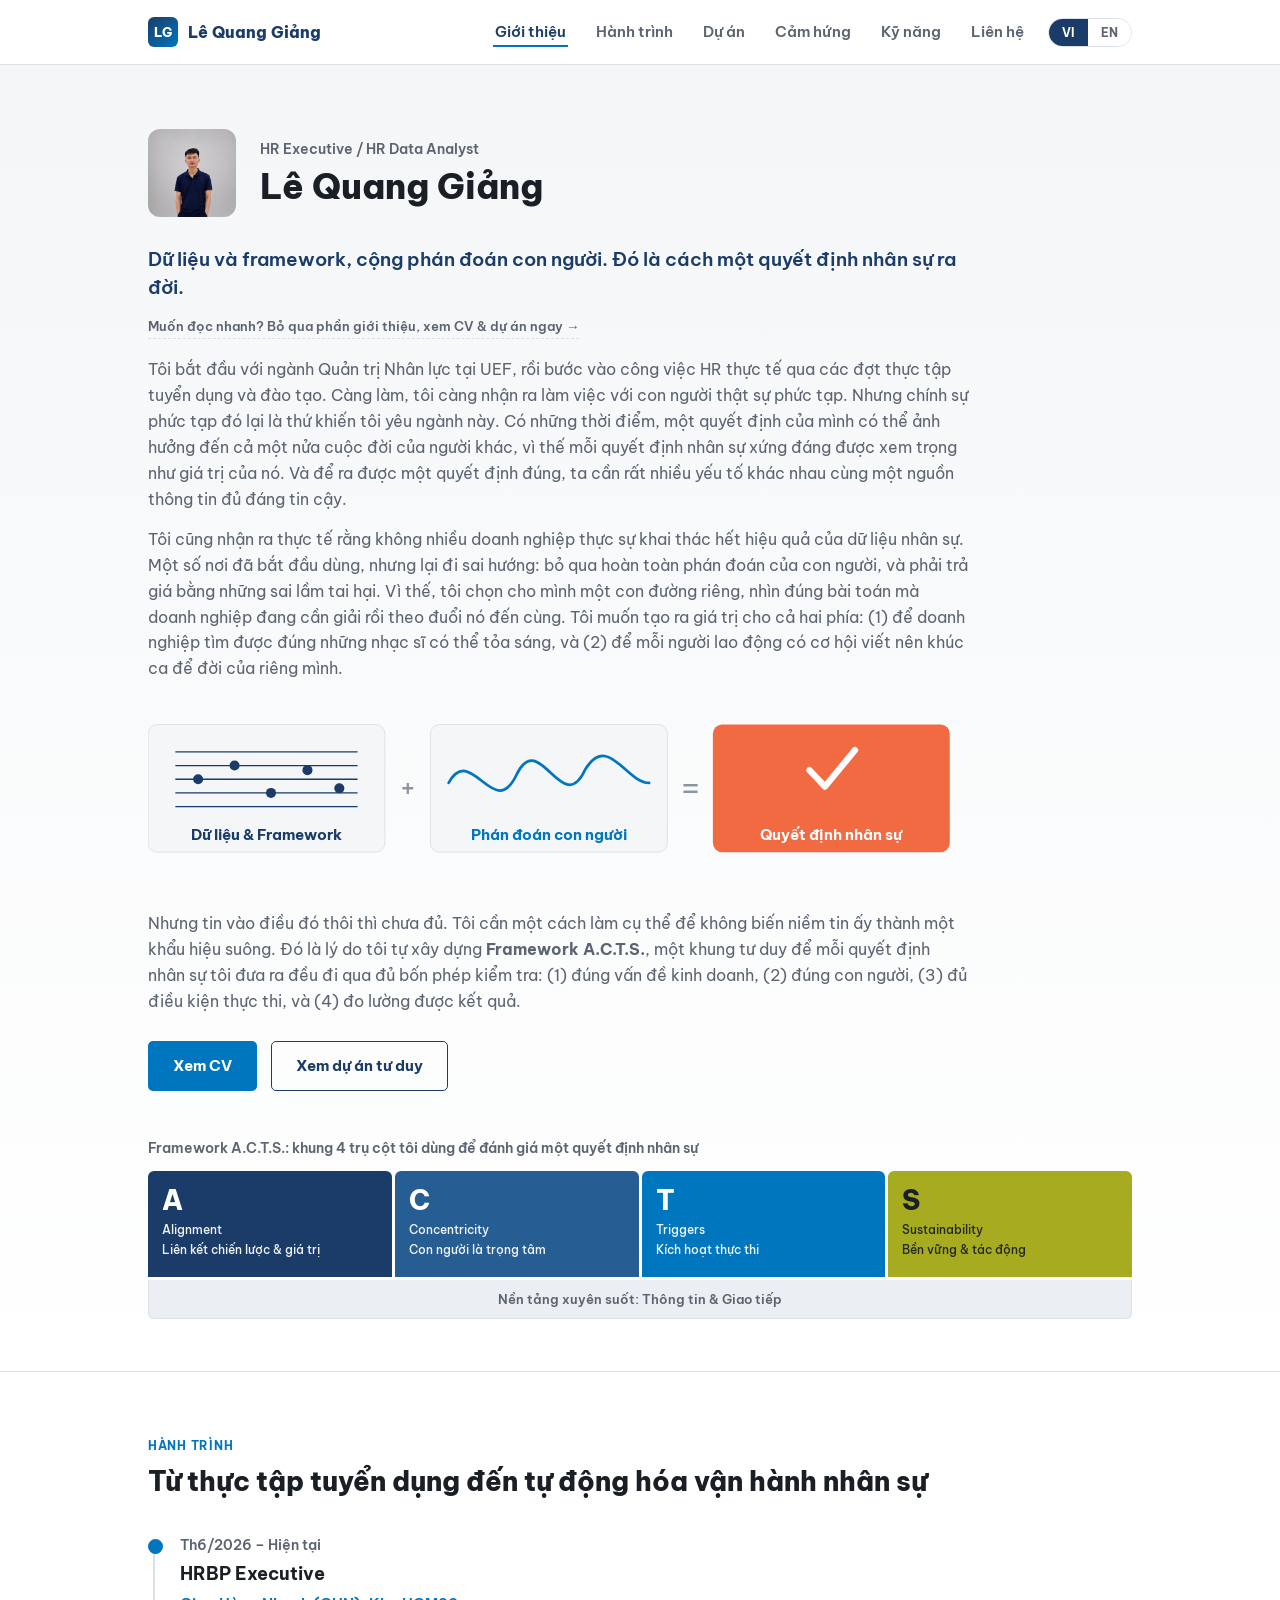
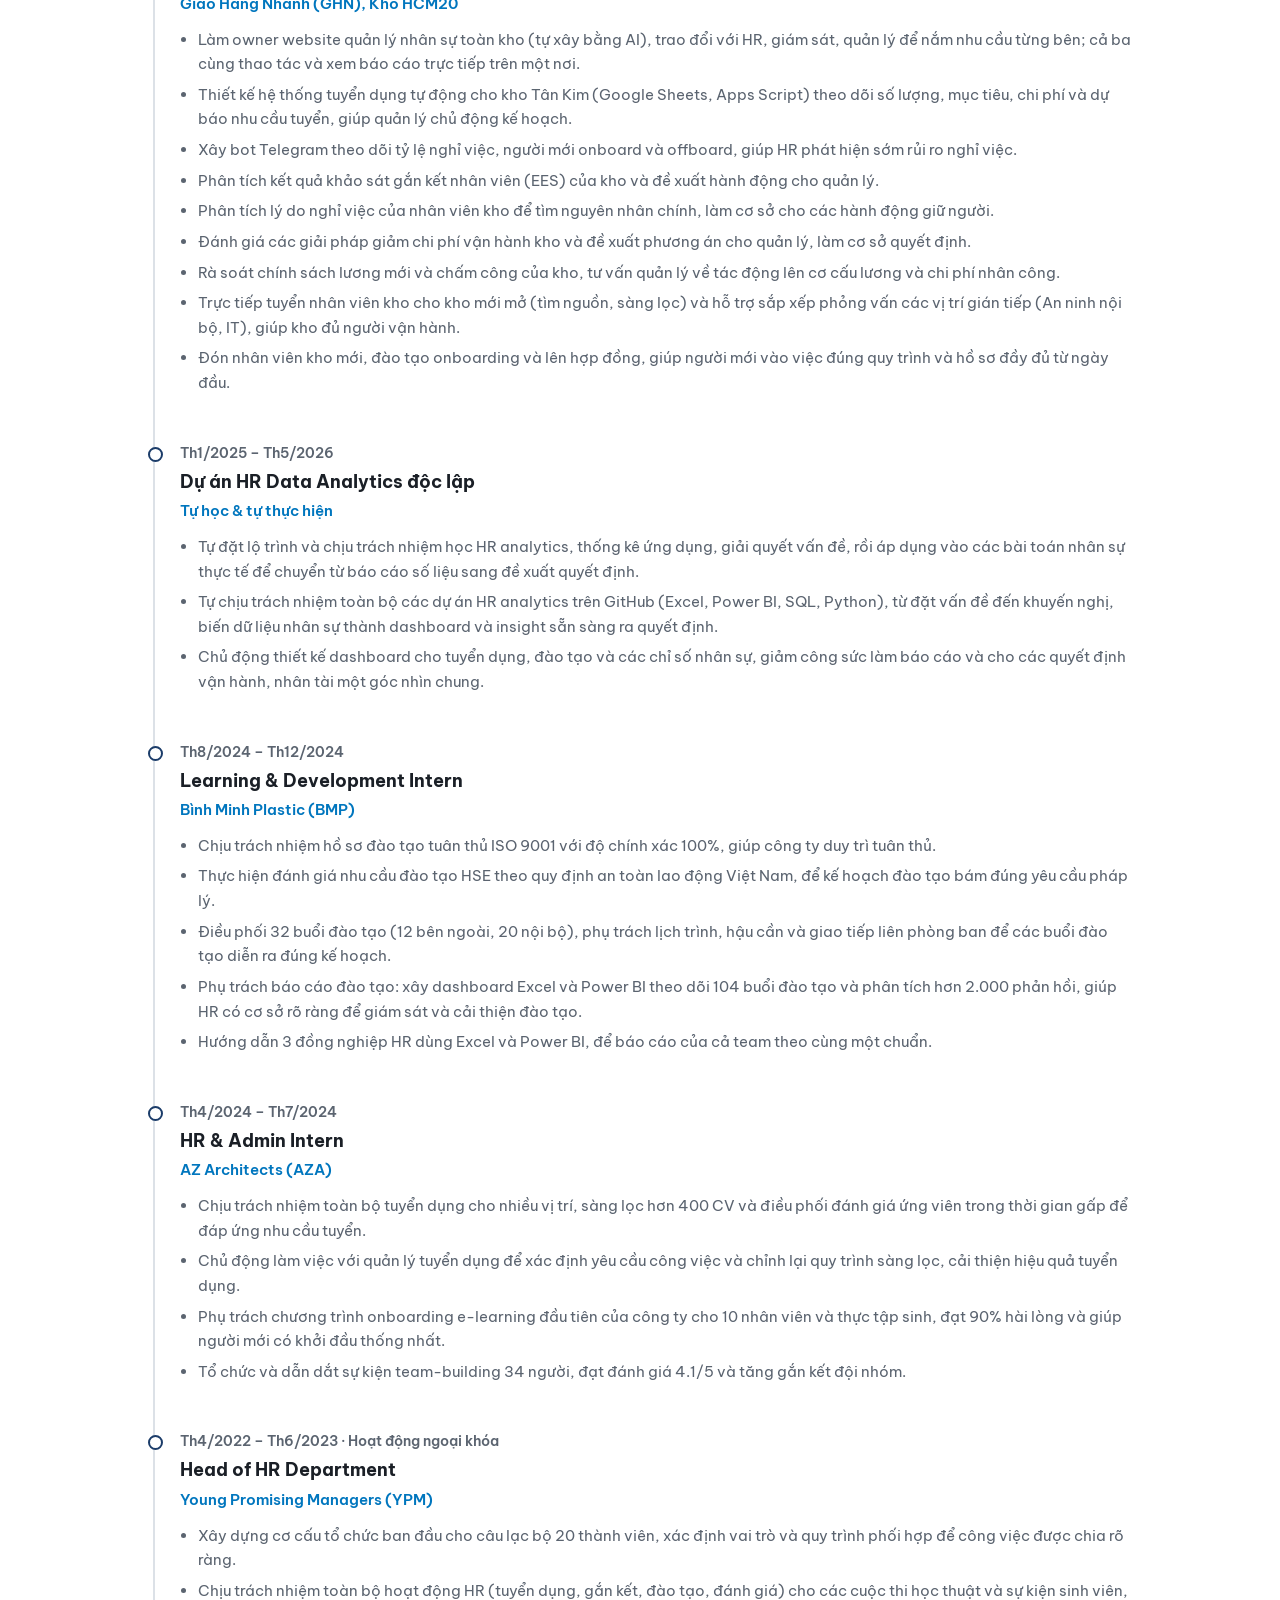
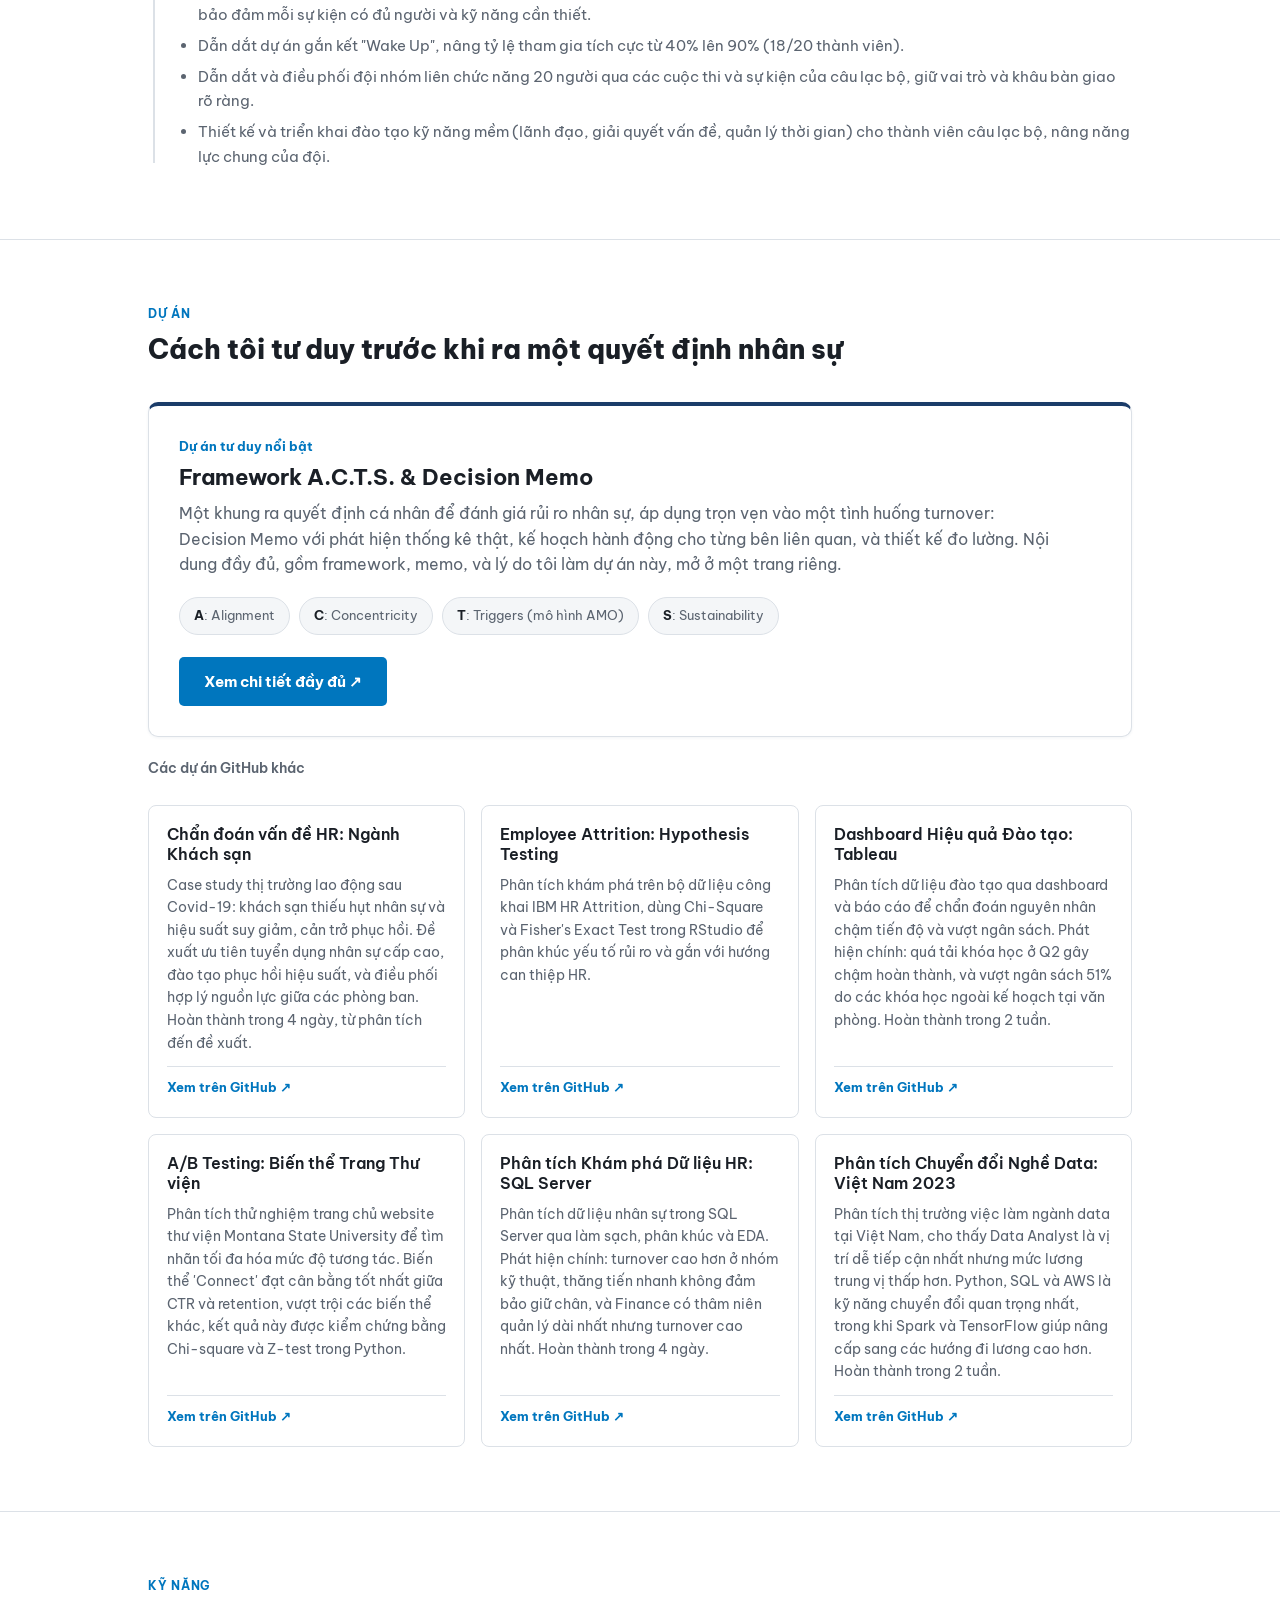
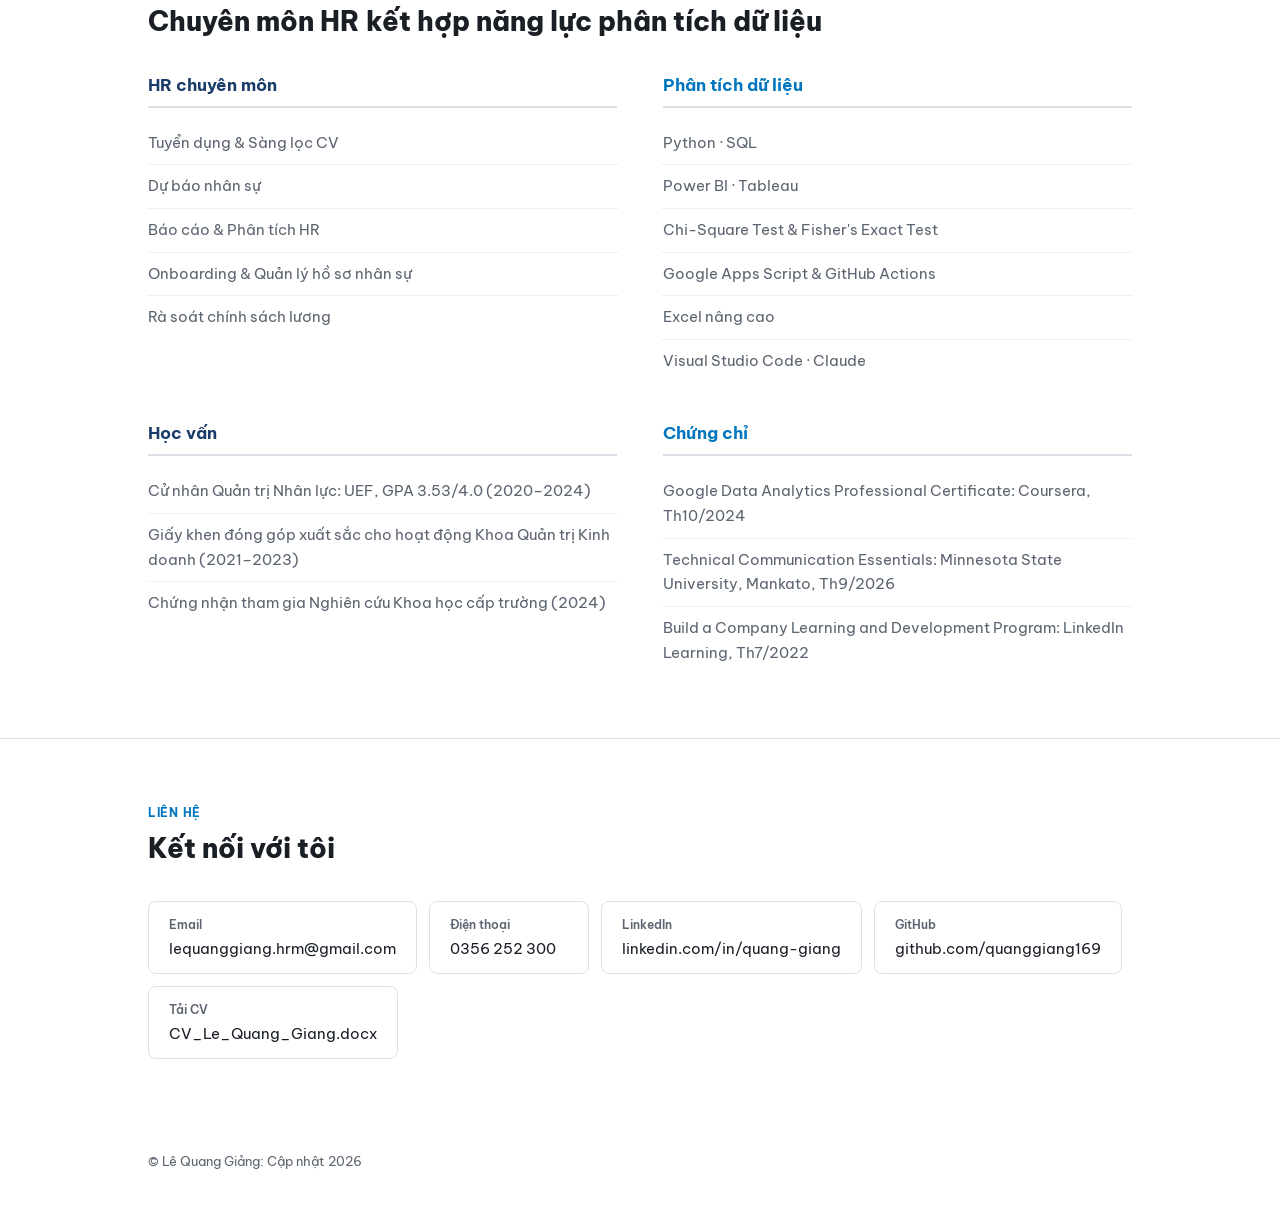
<file: index.html>
<!DOCTYPE html>
<html lang="vi">
<head>
<meta charset="UTF-8">
<meta name="viewport" content="width=device-width, initial-scale=1.0">
<title>Lê Quang Giảng · HR Executive</title>
<link rel="preconnect" href="https://fonts.googleapis.com">
<link rel="preconnect" href="https://fonts.gstatic.com" crossorigin>
<link href="https://fonts.googleapis.com/css2?family=Be+Vietnam+Pro:wght@300;400;500;600;700;800&display=swap" rel="stylesheet">
<link rel="stylesheet" href="styles.css">
</head>
<body>

<header class="site-nav">
  <div class="nav-inner">
    <a href="#home" class="nav-brand">
      <span class="mark">LG</span>
      <span class="name">Lê Quang Giảng</span>
    </a>
    <div class="nav-right">
      <button class="nav-toggle" id="navToggle" aria-label="Menu"><span></span></button>
      <ul class="nav-links" id="navLinks">
        <li><a href="#home" data-nav data-en="Home">Giới thiệu</a></li>
        <li><a href="#journey" data-nav data-en="Experience">Hành trình</a></li>
        <li><a href="#projects" data-nav data-en="Projects">Dự án</a></li>
        <li><a href="inspiration.html" data-en="Inspiration">Cảm hứng</a></li>
        <li><a href="#skills" data-nav data-en="Skills">Kỹ năng</a></li>
        <li><a href="#contact" data-nav data-en="Contact">Liên hệ</a></li>
      </ul>
      <div class="lang-toggle">
        <button class="lang-btn active" data-lang="vi">VI</button>
        <button class="lang-btn" data-lang="en">EN</button>
      </div>
    </div>
  </div>
</header>

<!-- ============ HERO ============ -->
<section class="hero" id="home">
  <div class="wrap">
    <div class="hero-top">
      <div class="avatar"><img src="profile-photo.png" alt="Lê Quang Giảng"></div>
      <div>
        <div class="eyebrow-name" data-en="HR Executive / HR Data Analyst">HR Executive / HR Data Analyst</div>
        <h1 class="hero-name">Lê Quang Giảng</h1>
      </div>
    </div>

    <p class="position-line" data-en="Data and framework, plus human judgment. That's how a people decision gets made.">Dữ liệu và framework, cộng phán đoán con người. Đó là cách một quyết định nhân sự ra đời.</p>

    <a href="#hero-cta" class="skip-link" data-en="Reading quickly? Skip the intro, jump to CV &amp; projects →">Muốn đọc nhanh? Bỏ qua phần giới thiệu, xem CV &amp; dự án ngay →</a>

    <p class="hero-intro" data-en="I started in Human Resources Management at UEF, then stepped into real HR work through recruitment and training internships. The more I worked, the more I realized that working with people is genuinely complex. But that complexity is exactly what made me fall in love with this field. There are moments when a single decision of ours can affect half of someone else&#x27;s life, so every HR decision deserves to be taken as seriously as its value. And to get a decision right, we need many different factors together with a source of information reliable enough to trust.">
      Tôi bắt đầu với ngành Quản trị Nhân lực tại UEF, rồi bước vào công việc HR thực tế qua các đợt thực tập tuyển dụng và đào tạo. Càng làm, tôi càng nhận ra làm việc với con người thật sự phức tạp. Nhưng chính sự phức tạp đó lại là thứ khiến tôi yêu ngành này. Có những thời điểm, một quyết định của mình có thể ảnh hưởng đến cả một nửa cuộc đời của người khác, vì thế mỗi quyết định nhân sự xứng đáng được xem trọng như giá trị của nó. Và để ra được một quyết định đúng, ta cần rất nhiều yếu tố khác nhau cùng một nguồn thông tin đủ đáng tin cậy.
    </p>

    <p class="hero-intro" style="margin-top:14px;" data-en="I also noticed the reality that not many businesses are truly getting the full value out of their HR data. Some have started using it, but head the wrong direction: they ignore human judgment altogether, and pay for it with costly mistakes. So I chose my own path, seeing the real problem businesses need solved and pursuing it all the way. I want to create value for both sides: (1) so a company finds the musicians who can truly shine, and (2) so every employee gets the chance to write their own defining song.">
      Tôi cũng nhận ra thực tế rằng không nhiều doanh nghiệp thực sự khai thác hết hiệu quả của dữ liệu nhân sự. Một số nơi đã bắt đầu dùng, nhưng lại đi sai hướng: bỏ qua hoàn toàn phán đoán của con người, và phải trả giá bằng những sai lầm tai hại. Vì thế, tôi chọn cho mình một con đường riêng, nhìn đúng bài toán mà doanh nghiệp đang cần giải rồi theo đuổi nó đến cùng. Tôi muốn tạo ra giá trị cho cả hai phía: (1) để doanh nghiệp tìm được đúng những nhạc sĩ có thể tỏa sáng, và (2) để mỗi người lao động có cơ hội viết nên khúc ca để đời của riêng mình.
    </p>

    <div class="music-visual">
      <svg viewBox="0 0 900 190" role="img" aria-labelledby="musicVisualTitle" xmlns="http://www.w3.org/2000/svg">
        <title id="musicVisualTitle" data-en="Equation: data and framework, plus human judgment, equals a people decision">Phép cộng: dữ liệu và framework, cộng phán đoán con người, bằng một quyết định nhân sự</title>

        <!-- Node 1: Data & Framework (fixed notes on a staff) -->
        <rect x="0" y="16" width="260" height="140" rx="10" fill="#F4F6F8" stroke="#DCE1E7"/>
        <g stroke="#1B3C69" stroke-width="1.5">
          <line x1="30" y1="46" x2="230" y2="46"/>
          <line x1="30" y1="61" x2="230" y2="61"/>
          <line x1="30" y1="76" x2="230" y2="76"/>
          <line x1="30" y1="91" x2="230" y2="91"/>
          <line x1="30" y1="106" x2="230" y2="106"/>
        </g>
        <g fill="#1B3C69">
          <circle cx="55" cy="76" r="5.5"/>
          <circle cx="95" cy="61" r="5.5"/>
          <circle cx="135" cy="91" r="5.5"/>
          <circle cx="175" cy="66" r="5.5"/>
          <circle cx="210" cy="86" r="5.5"/>
        </g>
        <text x="130" y="143" text-anchor="middle" font-family="Be Vietnam Pro, sans-serif" font-size="17" font-weight="700" fill="#1B3C69" data-en="Data &amp; Framework">Dữ liệu &amp; Framework</text>

        <text x="285" y="97" text-anchor="middle" font-family="Be Vietnam Pro, sans-serif" font-size="32" fill="#8B95A1">+</text>

        <!-- Node 2: Human Judgment (flowing improvised line) -->
        <rect x="310" y="16" width="260" height="140" rx="10" fill="#F4F6F8" stroke="#DCE1E7"/>
        <path d="M 330 80 C 355 35, 380 125, 405 70 C 430 20, 455 120, 480 65 C 505 25, 525 80, 550 80"
              fill="none" stroke="#0076BE" stroke-width="3" stroke-linecap="round"/>
        <text x="440" y="143" text-anchor="middle" font-family="Be Vietnam Pro, sans-serif" font-size="17" font-weight="700" fill="#0076BE" data-en="Human Judgment">Phán đoán con người</text>

        <text x="595" y="97" text-anchor="middle" font-family="Be Vietnam Pro, sans-serif" font-size="32" fill="#8B95A1">=</text>

        <!-- Node 3: the Decision (resolved, highlighted outcome) -->
        <rect x="620" y="16" width="260" height="140" rx="10" fill="#F26A42"/>
        <path d="M 726 66 L 743 84 L 776 44" fill="none" stroke="#FFFFFF" stroke-width="7" stroke-linecap="round" stroke-linejoin="round"/>
        <text x="750" y="143" text-anchor="middle" font-family="Be Vietnam Pro, sans-serif" font-size="17" font-weight="700" fill="#FFFFFF" data-en="A People Decision">Quyết định nhân sự</text>
      </svg>
    </div>

    <div class="music-visual-mobile">
      <div class="mv-card mv-a">
        <svg viewBox="0 0 70 50" class="mv-icon"><g stroke="#1B3C69" stroke-width="1.5"><line x1="6" y1="14" x2="64" y2="14"/><line x1="6" y1="22" x2="64" y2="22"/><line x1="6" y1="30" x2="64" y2="30"/><line x1="6" y1="38" x2="64" y2="38"/></g><g fill="#1B3C69"><circle cx="18" cy="30" r="4"/><circle cx="35" cy="18" r="4"/><circle cx="52" cy="34" r="4"/></g></svg>
        <div class="mv-label" data-en="Data &amp; Framework">Dữ liệu &amp; Framework</div>
      </div>
      <div class="mv-op">+</div>
      <div class="mv-card mv-b">
        <svg viewBox="0 0 70 50" class="mv-icon"><path d="M6,30 C16,10 26,45 36,22 C46,2 56,40 64,25" fill="none" stroke="#0076BE" stroke-width="3" stroke-linecap="round"/></svg>
        <div class="mv-label" data-en="Human Judgment">Phán đoán con người</div>
      </div>
      <div class="mv-op">=</div>
      <div class="mv-card mv-c">
        <svg viewBox="0 0 70 50" class="mv-icon"><path d="M18,26 L30,38 L54,12" fill="none" stroke="#FFFFFF" stroke-width="6" stroke-linecap="round" stroke-linejoin="round"/></svg>
        <div class="mv-label" data-en="A People Decision">Quyết định nhân sự</div>
      </div>
    </div>

    <p class="hero-intro" data-en="But believing that isn't enough on its own. I needed a concrete way to keep that belief from becoming an empty slogan. That's why I built the &lt;strong&gt;A.C.T.S. Framework&lt;/strong&gt; myself, a way of thinking that makes sure every people decision I make passes four checks: (1) the right business problem, (2) the right people, (3) readiness to execute, and (4) a measurable result.">
      Nhưng tin vào điều đó thôi thì chưa đủ. Tôi cần một cách làm cụ thể để không biến niềm tin ấy thành một khẩu hiệu suông. Đó là lý do tôi tự xây dựng <strong>Framework A.C.T.S.</strong>, một khung tư duy để mỗi quyết định nhân sự tôi đưa ra đều đi qua đủ bốn phép kiểm tra: (1) đúng vấn đề kinh doanh, (2) đúng con người, (3) đủ điều kiện thực thi, và (4) đo lường được kết quả.
    </p>

    <div class="hero-ctas" id="hero-cta">
      <a href="CV_Le_Quang_Giang.docx" class="btn btn-primary" data-en="View CV">Xem CV</a>
      <a href="project.html" target="_blank" rel="noopener" class="btn btn-secondary" data-en="View the thinking project">Xem dự án tư duy</a>
    </div>

    <div class="acts-diagram">
      <div class="acts-diagram-label" data-en="Framework A.C.T.S.: the 4 pillars I use to evaluate a people decision">Framework A.C.T.S.: khung 4 trụ cột tôi dùng để đánh giá một quyết định nhân sự</div>
      <div class="acts-row">
        <div class="acts-block a">
          <div class="letter">A</div>
          <div class="word" data-en="Alignment<br>Strategic &amp; value fit">Alignment<br>Liên kết chiến lược &amp; giá trị</div>
        </div>
        <div class="acts-block c">
          <div class="letter">C</div>
          <div class="word" data-en="Concentricity<br>People at the center">Concentricity<br>Con người là trọng tâm</div>
        </div>
        <div class="acts-block t">
          <div class="letter">T</div>
          <div class="word" data-en="Triggers<br>Execution readiness">Triggers<br>Kích hoạt thực thi</div>
        </div>
        <div class="acts-block s">
          <div class="letter">S</div>
          <div class="word" data-en="Sustainability<br>Impact &amp; risk">Sustainability<br>Bền vững &amp; tác động</div>
        </div>
      </div>
      <div class="acts-foundation" data-en="Cross-cutting foundation: Information &amp; Communication">Nền tảng xuyên suốt: Thông tin &amp; Giao tiếp</div>
    </div>
  </div>
</section>

<!-- ============ JOURNEY ============ -->
<section id="journey">
  <div class="wrap">
    <div class="section-head">
      <div class="eyebrow" data-en="Experience">Hành trình</div>
      <h2 data-en="From recruitment internships to automating HR operations">Từ thực tập tuyển dụng đến tự động hóa vận hành nhân sự</h2>
    </div>

    <div class="timeline">
      <div class="tl-item current">
        <div class="tl-time" data-en="Jun 2026 – Present">Th6/2026 – Hiện tại</div>
        <div class="tl-role" data-en="HRBP Executive">HRBP Executive</div>
        <div class="tl-org" data-en="Giao Hàng Nhanh (GHN), HCM20 Warehouse">Giao Hàng Nhanh (GHN), Kho HCM20</div>
        <ul class="tl-bullets">
          <li data-en="Own the warehouse-wide HR management website (built with AI), working with HR, supervisors and managers to understand each group&#x27;s needs; all three operate and read live reports in one place.">Làm owner website quản lý nhân sự toàn kho (tự xây bằng AI), trao đổi với HR, giám sát, quản lý để nắm nhu cầu từng bên; cả ba cùng thao tác và xem báo cáo trực tiếp trên một nơi.</li>
          <li data-en="Designed an automated recruitment system for the new Tân Kim warehouse (Google Sheets, Apps Script) that tracks headcount, targets and hiring cost and forecasts hiring needs, helping managers plan ahead.">Thiết kế hệ thống tuyển dụng tự động cho kho Tân Kim (Google Sheets, Apps Script) theo dõi số lượng, mục tiêu, chi phí và dự báo nhu cầu tuyển, giúp quản lý chủ động kế hoạch.</li>
          <li data-en="Built Telegram bots tracking attrition, new-hire onboarding and offboarding, helping HR spot turnover risk early.">Xây bot Telegram theo dõi tỷ lệ nghỉ việc, người mới onboard và offboard, giúp HR phát hiện sớm rủi ro nghỉ việc.</li>
          <li data-en="Analyzed the warehouse&#x27;s Employee Engagement Survey (EES) results and recommended actions to management.">Phân tích kết quả khảo sát gắn kết nhân viên (EES) của kho và đề xuất hành động cho quản lý.</li>
          <li data-en="Analyzed why warehouse staff resign to identify the main causes and inform retention actions.">Phân tích lý do nghỉ việc của nhân viên kho để tìm nguyên nhân chính, làm cơ sở cho các hành động giữ người.</li>
          <li data-en="Evaluated warehouse cost-reduction options and recommended solutions to management to support their decisions.">Đánh giá các giải pháp giảm chi phí vận hành kho và đề xuất phương án cho quản lý, làm cơ sở quyết định.</li>
          <li data-en="Reviewed the new salary policy and timekeeping, advising management on the impact on pay structure and labor cost.">Rà soát chính sách lương mới và chấm công của kho, tư vấn quản lý về tác động lên cơ cấu lương và chi phí nhân công.</li>
          <li data-en="Recruited warehouse staff directly for the new site (sourcing, screening) and supported interview scheduling for indirect roles (Internal Security, IT), keeping the site staffed.">Trực tiếp tuyển nhân viên kho cho kho mới mở (tìm nguồn, sàng lọc) và hỗ trợ sắp xếp phỏng vấn các vị trí gián tiếp (An ninh nội bộ, IT), giúp kho đủ người vận hành.</li>
          <li data-en="Received new warehouse staff, ran onboarding training and prepared contracts, so they started on the right process with complete paperwork from day one.">Đón nhân viên kho mới, đào tạo onboarding và lên hợp đồng, giúp người mới vào việc đúng quy trình và hồ sơ đầy đủ từ ngày đầu.</li>
        </ul>
      </div>

      <div class="tl-item">
        <div class="tl-time" data-en="Jan 2025 – May 2026">Th1/2025 – Th5/2026</div>
        <div class="tl-role" data-en="Independent HR Data Analytics Projects">Dự án HR Data Analytics độc lập</div>
        <div class="tl-org" data-en="Self-Directed">Tự học &amp; tự thực hiện</div>
        <ul class="tl-bullets">
          <li data-en="Set my own learning plan in HR analytics, business statistics and problem-solving, and applied it to real HR questions, moving from reporting numbers to recommending decisions.">Tự đặt lộ trình và chịu trách nhiệm học HR analytics, thống kê ứng dụng, giải quyết vấn đề, rồi áp dụng vào các bài toán nhân sự thực tế để chuyển từ báo cáo số liệu sang đề xuất quyết định.</li>
          <li data-en="Owned HR analytics projects end to end on GitHub (Excel, Power BI, SQL, Python), from framing the question to recommendation, turning workforce data into decision-ready dashboards and insights.">Tự chịu trách nhiệm toàn bộ các dự án HR analytics trên GitHub (Excel, Power BI, SQL, Python), từ đặt vấn đề đến khuyến nghị, biến dữ liệu nhân sự thành dashboard và insight sẵn sàng ra quyết định.</li>
          <li data-en="Took the lead in designing dashboards for recruitment, training and workforce metrics, reducing reporting effort and giving operational and talent decisions one shared view.">Chủ động thiết kế dashboard cho tuyển dụng, đào tạo và các chỉ số nhân sự, giảm công sức làm báo cáo và cho các quyết định vận hành, nhân tài một góc nhìn chung.</li>
        </ul>
      </div>

      <div class="tl-item">
        <div class="tl-time" data-en="Aug 2024 – Dec 2024">Th8/2024 – Th12/2024</div>
        <div class="tl-role" data-en="Learning &amp; Development Intern">Learning &amp; Development Intern</div>
        <div class="tl-org" data-en="Bình Minh Plastic (BMP)">Bình Minh Plastic (BMP)</div>
        <ul class="tl-bullets">
          <li data-en="Maintained ISO 9001-compliant training records with 100% accuracy, helping the company stay compliant.">Chịu trách nhiệm hồ sơ đào tạo tuân thủ ISO 9001 với độ chính xác 100%, giúp công ty duy trì tuân thủ.</li>
          <li data-en="Conducted an HSE training-needs assessment against Vietnam OSH regulations, so training plans matched legal requirements.">Thực hiện đánh giá nhu cầu đào tạo HSE theo quy định an toàn lao động Việt Nam, để kế hoạch đào tạo bám đúng yêu cầu pháp lý.</li>
          <li data-en="Coordinated 32 training sessions (12 external, 20 internal), owning scheduling, logistics and cross-department communication so sessions ran as planned.">Điều phối 32 buổi đào tạo (12 bên ngoài, 20 nội bộ), phụ trách lịch trình, hậu cần và giao tiếp liên phòng ban để các buổi đào tạo diễn ra đúng kế hoạch.</li>
          <li data-en="Owned training reporting: built Excel and Power BI dashboards tracking 104 training sessions and analyzing 2,000+ feedback entries, giving HR a clear basis to monitor and improve training.">Phụ trách báo cáo đào tạo: xây dashboard Excel và Power BI theo dõi 104 buổi đào tạo và phân tích hơn 2.000 phản hồi, giúp HR có cơ sở rõ ràng để giám sát và cải thiện đào tạo.</li>
          <li data-en="Guided 3 HR teammates in Excel and Power BI, so team reports followed one standard.">Hướng dẫn 3 đồng nghiệp HR dùng Excel và Power BI, để báo cáo của cả team theo cùng một chuẩn.</li>
        </ul>
      </div>

      <div class="tl-item">
        <div class="tl-time" data-en="Apr 2024 – Jul 2024">Th4/2024 – Th7/2024</div>
        <div class="tl-role" data-en="HR &amp; Admin Intern">HR &amp; Admin Intern</div>
        <div class="tl-org" data-en="AZ Architects (AZA)">AZ Architects (AZA)</div>
        <ul class="tl-bullets">
          <li data-en="Owned end-to-end recruitment for multiple roles, screening 400+ CVs and coordinating candidate assessments under tight deadlines to meet hiring needs.">Chịu trách nhiệm toàn bộ tuyển dụng cho nhiều vị trí, sàng lọc hơn 400 CV và điều phối đánh giá ứng viên trong thời gian gấp để đáp ứng nhu cầu tuyển.</li>
          <li data-en="Led requirement-setting with hiring managers and reshaped the screening workflow, improving recruitment efficiency.">Chủ động làm việc với quản lý tuyển dụng để xác định yêu cầu công việc và chỉnh lại quy trình sàng lọc, cải thiện hiệu quả tuyển dụng.</li>
          <li data-en="Owned the company&#x27;s first e-learning onboarding program for 10 employees and interns, reaching 90% satisfaction and giving new joiners a consistent start.">Phụ trách chương trình onboarding e-learning đầu tiên của công ty cho 10 nhân viên và thực tập sinh, đạt 90% hài lòng và giúp người mới có khởi đầu thống nhất.</li>
          <li data-en="Organized and led a 34-participant team-building event, rated 4.1/5 and strengthening team engagement.">Tổ chức và dẫn dắt sự kiện team-building 34 người, đạt đánh giá 4.1/5 và tăng gắn kết đội nhóm.</li>
        </ul>
      </div>

      <div class="tl-item">
        <div class="tl-time" data-en="Apr 2022 – Jun 2023 · Volunteer">Th4/2022 – Th6/2023 · Hoạt động ngoại khóa</div>
        <div class="tl-role" data-en="Head of HR Department">Head of HR Department</div>
        <div class="tl-org" data-en="Young Promising Managers (YPM)">Young Promising Managers (YPM)</div>
        <ul class="tl-bullets">
          <li data-en="Built the initial organizational structure for a 20-member club, defining roles and coordination processes so work was clearly shared.">Xây dựng cơ cấu tổ chức ban đầu cho câu lạc bộ 20 thành viên, xác định vai trò và quy trình phối hợp để công việc được chia rõ ràng.</li>
          <li data-en="Owned HR end to end (recruitment, engagement, training, evaluation) for academic competitions and student events, making sure each event had the people and skills it needed.">Chịu trách nhiệm toàn bộ hoạt động HR (tuyển dụng, gắn kết, đào tạo, đánh giá) cho các cuộc thi học thuật và sự kiện sinh viên, bảo đảm mỗi sự kiện có đủ người và kỹ năng cần thiết.</li>
          <li data-en="Led the &quot;Wake Up&quot; engagement project, lifting active participation from 40% to 90% (18/20 members).">Dẫn dắt dự án gắn kết "Wake Up", nâng tỷ lệ tham gia tích cực từ 40% lên 90% (18/20 thành viên).</li>
          <li data-en="Led and coordinated a 20-member cross-functional team across the club&#x27;s competitions and events, keeping roles and handoffs clear.">Dẫn dắt và điều phối đội nhóm liên chức năng 20 người qua các cuộc thi và sự kiện của câu lạc bộ, giữ vai trò và khâu bàn giao rõ ràng.</li>
          <li data-en="Designed and delivered soft-skill training (leadership, problem-solving, time management) for club members, raising the team&#x27;s overall capability.">Thiết kế và triển khai đào tạo kỹ năng mềm (lãnh đạo, giải quyết vấn đề, quản lý thời gian) cho thành viên câu lạc bộ, nâng năng lực chung của đội.</li>
        </ul>
      </div>
    </div>
  </div>
</section>

<!-- ============ PROJECTS ============ -->
<section id="projects">
  <div class="wrap">
    <div class="section-head">
      <div class="eyebrow" data-en="Projects">Dự án</div>
      <h2 data-en="How I think before making a people decision">Cách tôi tư duy trước khi ra một quyết định nhân sự</h2>
    </div>

    <div class="feature-card acts">
      <div class="feature-eyebrow" data-en="Featured thinking project">Dự án tư duy nổi bật</div>
      <h3 data-en="Framework A.C.T.S. &amp; Decision Memo">Framework A.C.T.S. &amp; Decision Memo</h3>
      <p class="feature-desc" data-en="A personal decision-making framework for evaluating HR risk, applied end to end to a turnover case: a Decision Memo with real statistical findings, a stakeholder-facing action plan, and measurement design. The full write-up, covering the framework, the memo, and why I built this, opens on a dedicated page.">
        Một khung ra quyết định cá nhân để đánh giá rủi ro nhân sự, áp dụng trọn vẹn vào một tình huống turnover: Decision Memo với phát hiện thống kê thật, kế hoạch hành động cho từng bên liên quan, và thiết kế đo lường. Nội dung đầy đủ, gồm framework, memo, và lý do tôi làm dự án này, mở ở một trang riêng.
      </p>
      <div class="chip-row">
        <div class="chip"><strong>A</strong>: <span data-en="Alignment">Alignment</span></div>
        <div class="chip"><strong>C</strong>: <span data-en="Concentricity">Concentricity</span></div>
        <div class="chip"><strong>T</strong>: <span data-en="Triggers (AMO model)">Triggers (mô hình AMO)</span></div>
        <div class="chip"><strong>S</strong>: <span data-en="Sustainability">Sustainability</span></div>
      </div>
      <div class="card-btns">
        <a href="project.html" target="_blank" rel="noopener" class="btn btn-primary" data-en="Open full detail ↗">Xem chi tiết đầy đủ ↗</a>
      </div>
    </div>

    <div class="gh-grid-label" data-en="Other GitHub projects">Các dự án GitHub khác</div>
    <div class="gh-grid">
      <div class="gh-card">
        <h4 data-en="HR Problem Diagnosis: Hospitality Industry">Chẩn đoán vấn đề HR: Ngành Khách sạn</h4>
        <p data-en="A post-COVID hospitality labor market case study: staff shortages and falling performance blocking recovery. Proposed prioritizing senior hires, performance-recovery training, and better cross-department resourcing. Completed in 4 days, analysis to proposal.">Case study thị trường lao động sau Covid-19: khách sạn thiếu hụt nhân sự và hiệu suất suy giảm, cản trở phục hồi. Đề xuất ưu tiên tuyển dụng nhân sự cấp cao, đào tạo phục hồi hiệu suất, và điều phối hợp lý nguồn lực giữa các phòng ban. Hoàn thành trong 4 ngày, từ phân tích đến đề xuất.</p>
        <a href="https://github.com/quanggiang169/Problem-Diagnosis-of-HR-Challenges-in-the-Hospitality-Industry" class="gh-link" target="_blank" rel="noopener" data-en="View on GitHub ↗">Xem trên GitHub ↗</a>
      </div>
      <div class="gh-card">
        <h4 data-en="Employee Attrition: Hypothesis Testing">Employee Attrition: Hypothesis Testing</h4>
        <p data-en="Exploratory analysis on the public IBM HR Attrition dataset using Chi-Square and Fisher's Exact Test in RStudio to segment risk drivers and map them to HR interventions.">Phân tích khám phá trên bộ dữ liệu công khai IBM HR Attrition, dùng Chi-Square và Fisher's Exact Test trong RStudio để phân khúc yếu tố rủi ro và gắn với hướng can thiệp HR.</p>
        <a href="https://github.com/quanggiang169/Hypothesis-Testing-on-Employee-Attrition-Factors-using-RStudio" class="gh-link" target="_blank" rel="noopener" data-en="View on GitHub ↗">Xem trên GitHub ↗</a>
      </div>
      <div class="gh-card">
        <h4 data-en="Training Performance Dashboard: Tableau">Dashboard Hiệu quả Đào tạo: Tableau</h4>
        <p data-en="Analyzed training data through dashboards and reports to diagnose delays and budget overruns. Key findings: a Q2 course overload causing completion delays, and a 51% cost overrun driven by unplanned office courses. Completed in 2 weeks.">Phân tích dữ liệu đào tạo qua dashboard và báo cáo để chẩn đoán nguyên nhân chậm tiến độ và vượt ngân sách. Phát hiện chính: quá tải khóa học ở Q2 gây chậm hoàn thành, và vượt ngân sách 51% do các khóa học ngoài kế hoạch tại văn phòng. Hoàn thành trong 2 tuần.</p>
        <a href="https://github.com/quanggiang169/Training-Performance-Dashboard-Identifying-Gaps-Improvements-using-Tableau" class="gh-link" target="_blank" rel="noopener" data-en="View on GitHub ↗">Xem trên GitHub ↗</a>
      </div>
      <div class="gh-card">
        <h4 data-en="A/B Testing: Library Webpage Variants">A/B Testing: Biến thể Trang Thư viện</h4>
        <p data-en="Analyzed Montana State University Library website experiments to find which homepage label maximized engagement. 'Connect' achieved the best balance between CTR and retention, outperforming other variants, a result validated with Chi-square and Z-tests in Python.">Phân tích thử nghiệm trang chủ website thư viện Montana State University để tìm nhãn tối đa hóa mức độ tương tác. Biến thể 'Connect' đạt cân bằng tốt nhất giữa CTR và retention, vượt trội các biến thể khác, kết quả này được kiểm chứng bằng Chi-square và Z-test trong Python.</p>
        <a href="https://github.com/quanggiang169/A-B-Testing-on-Library-Webpage-Variants-using-Python" class="gh-link" target="_blank" rel="noopener" data-en="View on GitHub ↗">Xem trên GitHub ↗</a>
      </div>
      <div class="gh-card">
        <h4 data-en="Exploratory HR Data Analysis: SQL Server">Phân tích Khám phá Dữ liệu HR: SQL Server</h4>
        <p data-en="Analyzed HR data in SQL Server through cleaning, segmentation, and EDA. Key findings: higher turnover in technical roles, faster promotions don't guarantee retention, and Finance has the longest manager tenure yet the highest turnover. Completed in 4 days.">Phân tích dữ liệu nhân sự trong SQL Server qua làm sạch, phân khúc và EDA. Phát hiện chính: turnover cao hơn ở nhóm kỹ thuật, thăng tiến nhanh không đảm bảo giữ chân, và Finance có thâm niên quản lý dài nhất nhưng turnover cao nhất. Hoàn thành trong 4 ngày.</p>
        <a href="https://github.com/quanggiang169/Exploratory-Analysis-of-HR-Data-using-SQL-Server" class="gh-link" target="_blank" rel="noopener" data-en="View on GitHub ↗">Xem trên GitHub ↗</a>
      </div>
      <div class="gh-card">
        <h4 data-en="Data Career Transition Analysis: Vietnam 2023">Phân tích Chuyển đổi Nghề Data: Việt Nam 2023</h4>
        <p data-en="Vietnam data job market analysis highlighting Data Analyst as the most accessible entry role, though with lower median pay. Python, SQL, and AWS emerged as key transferable skills, while tools like Spark and TensorFlow enable moving into higher-paying paths. Completed in 2 weeks.">Phân tích thị trường việc làm ngành data tại Việt Nam, cho thấy Data Analyst là vị trí dễ tiếp cận nhất nhưng mức lương trung vị thấp hơn. Python, SQL và AWS là kỹ năng chuyển đổi quan trọng nhất, trong khi Spark và TensorFlow giúp nâng cấp sang các hướng đi lương cao hơn. Hoàn thành trong 2 tuần.</p>
        <a href="https://github.com/quanggiang169/Data-Career-Transition-Preparation-Analysis-in-Vietnam-2023-using-Python" class="gh-link" target="_blank" rel="noopener" data-en="View on GitHub ↗">Xem trên GitHub ↗</a>
      </div>
    </div>
  </div>
</section>

<!-- ============ SKILLS ============ -->
<section id="skills">
  <div class="wrap">
    <div class="section-head">
      <div class="eyebrow" data-en="Skills">Kỹ năng</div>
      <h2 data-en="HR expertise paired with data analytics">Chuyên môn HR kết hợp năng lực phân tích dữ liệu</h2>
    </div>

    <div class="skills-grid">
      <div class="skills-col hr">
        <h3 data-en="HR expertise">HR chuyên môn</h3>
        <ul class="skills-list">
          <li data-en="Recruitment &amp; CV Screening">Tuyển dụng &amp; Sàng lọc CV</li>
          <li data-en="Workforce Forecasting">Dự báo nhân sự</li>
          <li data-en="HR Reporting &amp; Analytics">Báo cáo &amp; Phân tích HR</li>
          <li data-en="Onboarding &amp; Records Management">Onboarding &amp; Quản lý hồ sơ nhân sự</li>
          <li data-en="Compensation Review">Rà soát chính sách lương</li>
        </ul>
      </div>
      <div class="skills-col data">
        <h3 data-en="Data analytics">Phân tích dữ liệu</h3>
        <ul class="skills-list">
          <li>Python · SQL</li>
          <li>Power BI · Tableau</li>
          <li>Chi-Square Test &amp; Fisher's Exact Test</li>
          <li data-en="Google Apps Script &amp; GitHub Actions">Google Apps Script &amp; GitHub Actions</li>
          <li data-en="Advanced Excel">Excel nâng cao</li>
          <li>Visual Studio Code · Claude</li>
        </ul>
      </div>
    </div>

    <div class="skills-grid" style="margin-top:40px;">
      <div class="skills-col hr">
        <h3 data-en="Education">Học vấn</h3>
        <ul class="skills-list">
          <li data-en="B.A. in Human Resources Management: UEF, GPA 3.53/4.0 (2020–2024)">Cử nhân Quản trị Nhân lực: UEF, GPA 3.53/4.0 (2020–2024)</li>
          <li data-en="Certificate of Outstanding Contribution to Faculty of Business Administration activities (2021–2023)">Giấy khen đóng góp xuất sắc cho hoạt động Khoa Quản trị Kinh doanh (2021–2023)</li>
          <li data-en="Certificate of Participation in University-level Scientific Research (2024)">Chứng nhận tham gia Nghiên cứu Khoa học cấp trường (2024)</li>
        </ul>
      </div>
      <div class="skills-col data">
        <h3 data-en="Certifications">Chứng chỉ</h3>
        <ul class="skills-list">
          <li data-en="Google Data Analytics Professional Certificate: Coursera, Oct 2024">Google Data Analytics Professional Certificate: Coursera, Th10/2024</li>
          <li data-en="Technical Communication Essentials: Minnesota State University, Mankato, Sep 2026">Technical Communication Essentials: Minnesota State University, Mankato, Th9/2026</li>
          <li data-en="Build a Company Learning and Development Program: LinkedIn Learning, Jul 2022">Build a Company Learning and Development Program: LinkedIn Learning, Th7/2022</li>
        </ul>
      </div>
    </div>
  </div>
</section>

<!-- ============ CONTACT ============ -->
<section id="contact">
  <div class="wrap">
    <div class="section-head">
      <div class="eyebrow" data-en="Contact">Liên hệ</div>
      <h2 data-en="Let's connect">Kết nối với tôi</h2>
    </div>

    <div class="contact-row">
      <a href="mailto:lequanggiang.hrm@gmail.com" class="contact-item">
        <span class="label" data-en="Email">Email</span>
        lequanggiang.hrm@gmail.com
      </a>
      <a href="tel:+84356252300" class="contact-item">
        <span class="label" data-en="Phone">Điện thoại</span>
        0356 252 300
      </a>
      <a href="https://www.linkedin.com/in/quang-giang/" class="contact-item" target="_blank" rel="noopener">
        <span class="label">LinkedIn</span>
        linkedin.com/in/quang-giang
      </a>
      <a href="https://github.com/quanggiang169" class="contact-item" target="_blank" rel="noopener">
        <span class="label">GitHub</span>
        github.com/quanggiang169
      </a>
      <a href="CV_Le_Quang_Giang.docx" class="contact-item">
        <span class="label" data-en="Download CV">Tải CV</span>
        <span data-en="CV_Le_Quang_Giang.docx">CV_Le_Quang_Giang.docx</span>
      </a>
    </div>
  </div>
</section>

<footer class="site-footer">
  <div class="wrap">
    <span data-en="© Lê Quang Giảng: Updated 2026">© Lê Quang Giảng: Cập nhật 2026</span>
  </div>
</footer>

<script src="main.js"></script>
</body>
</html>
</file>
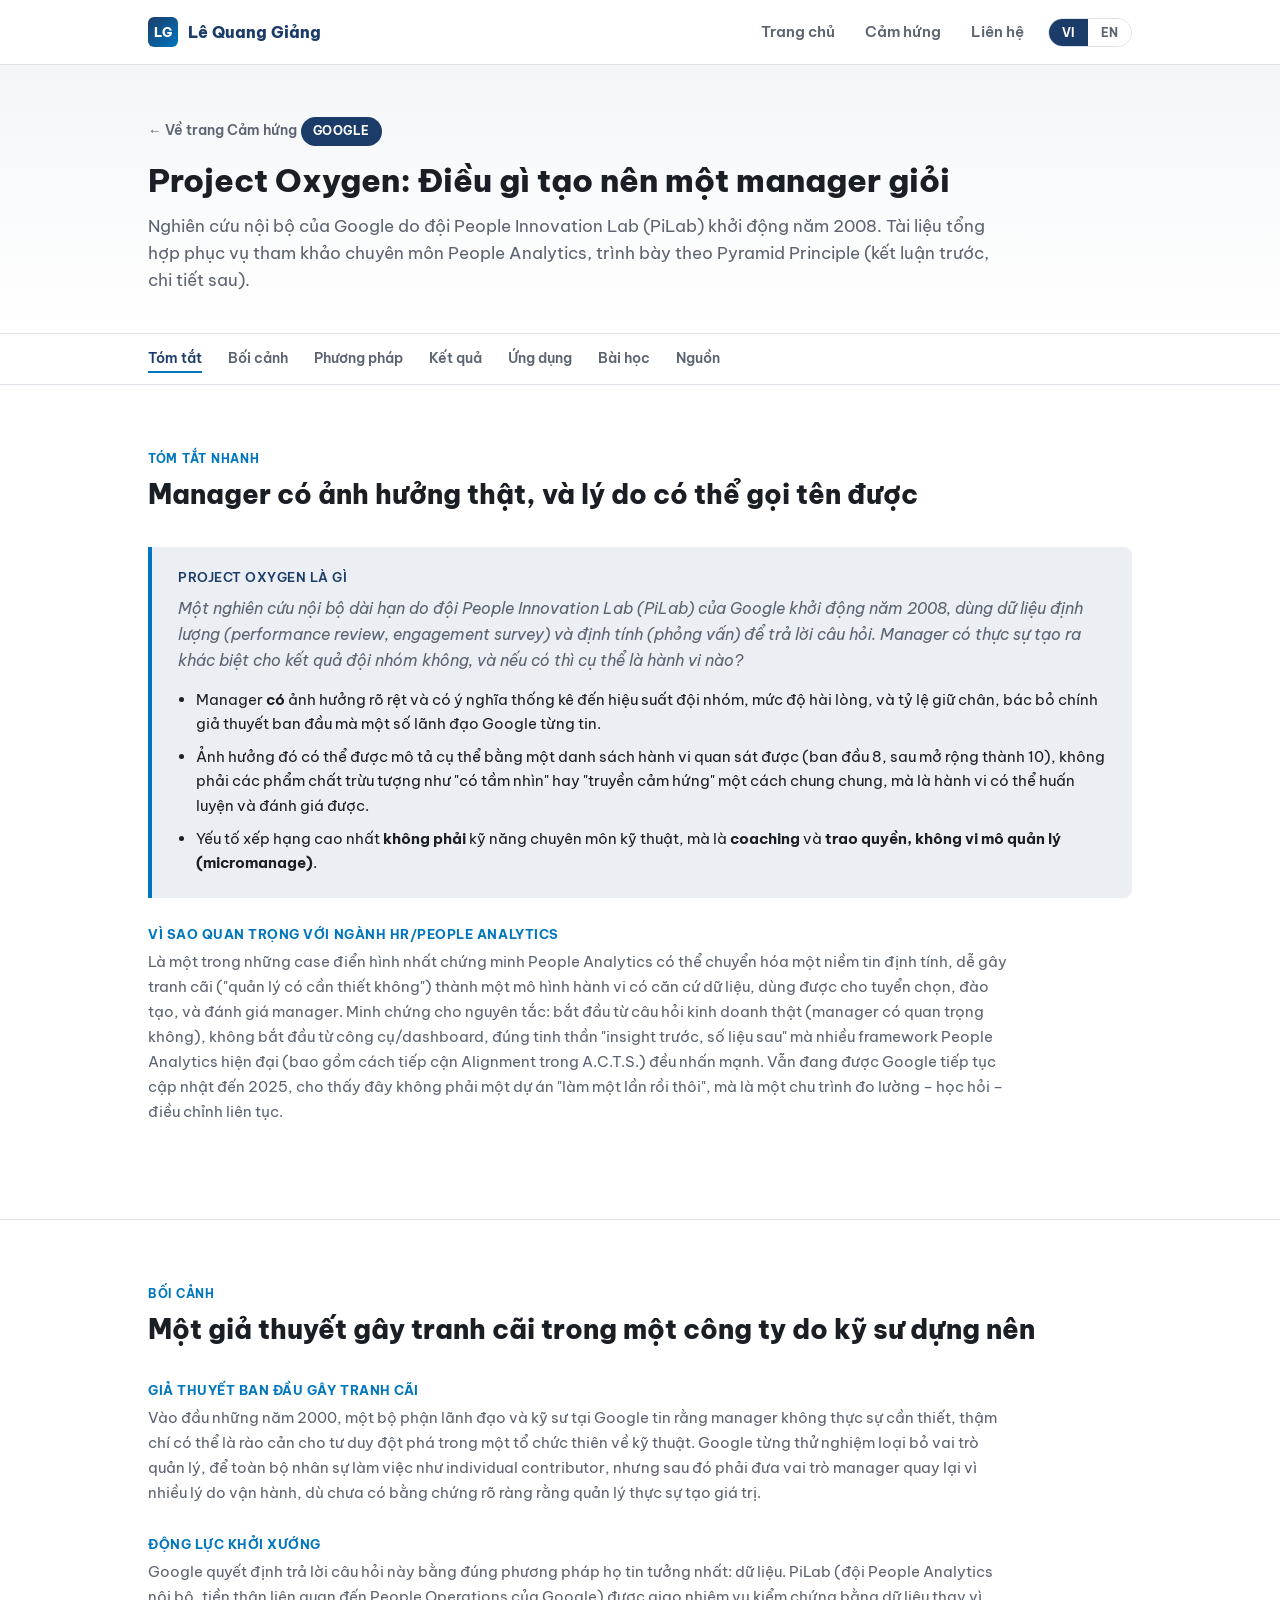
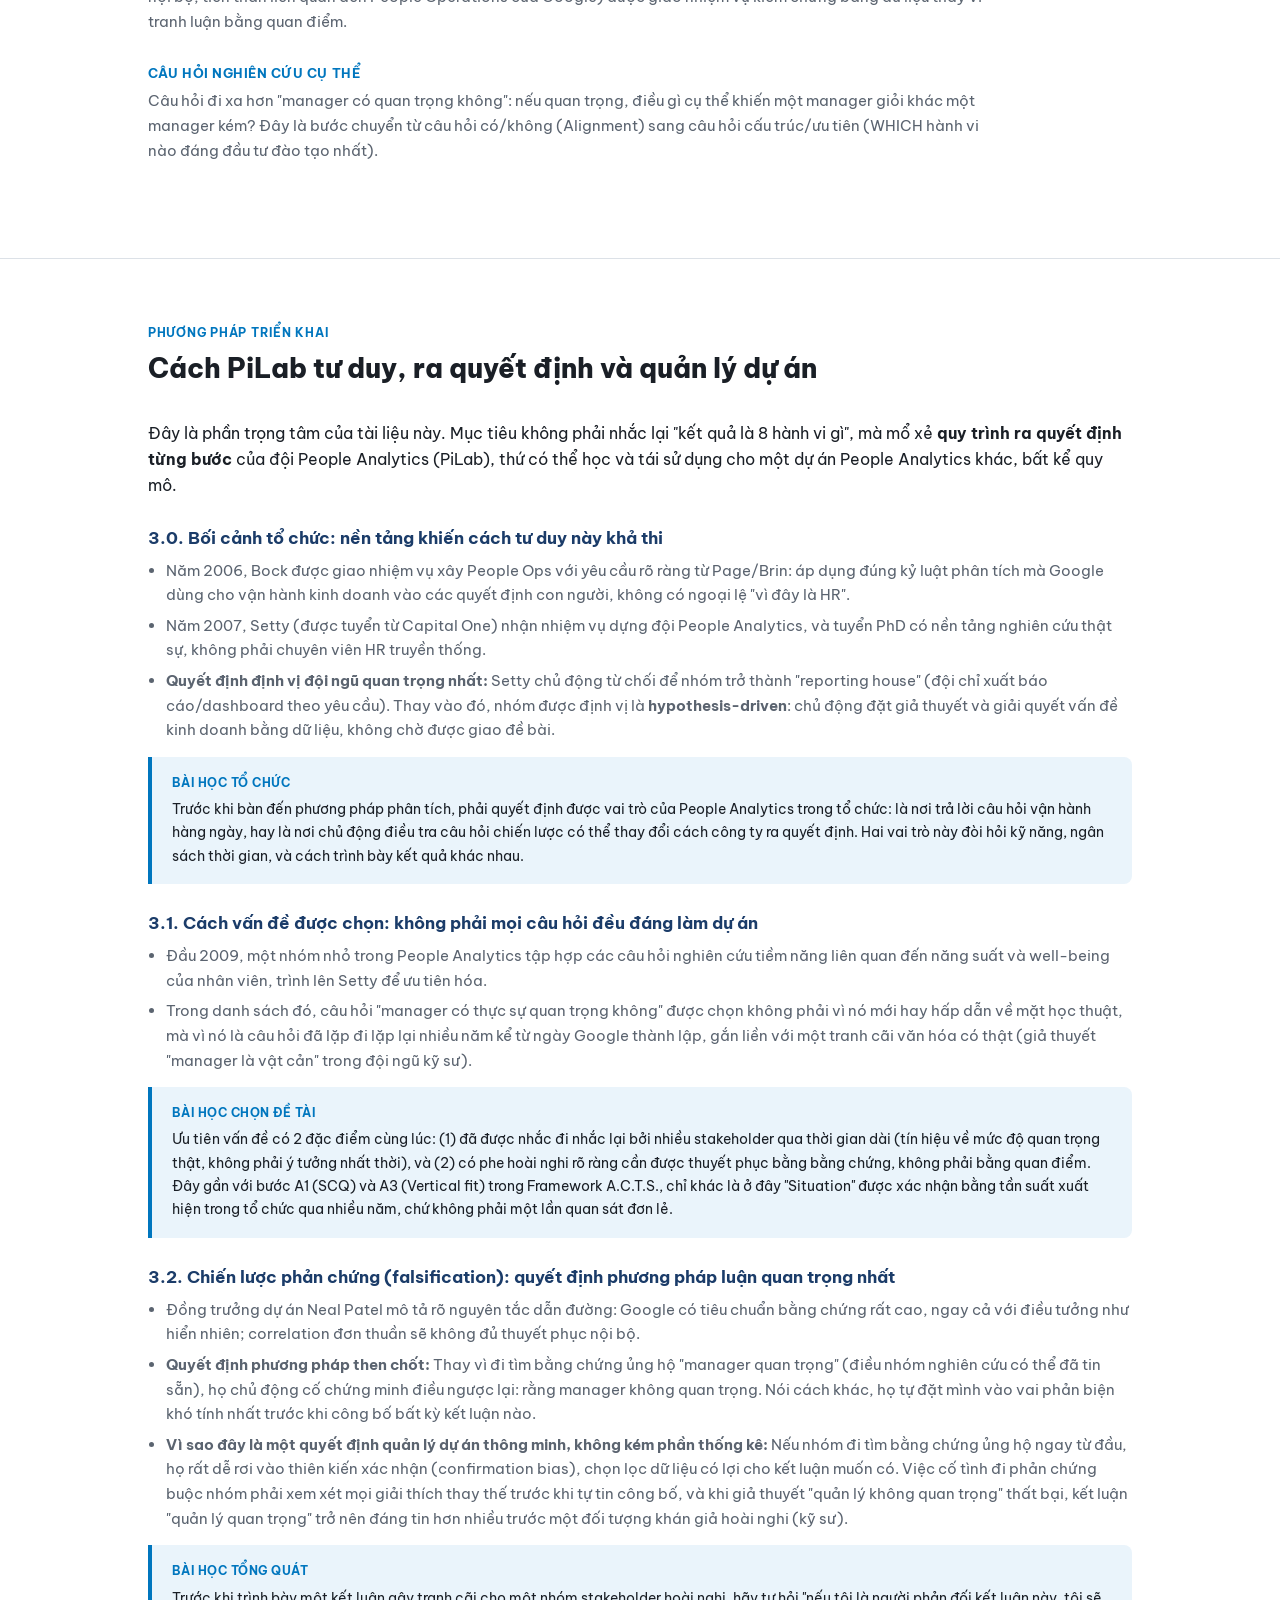
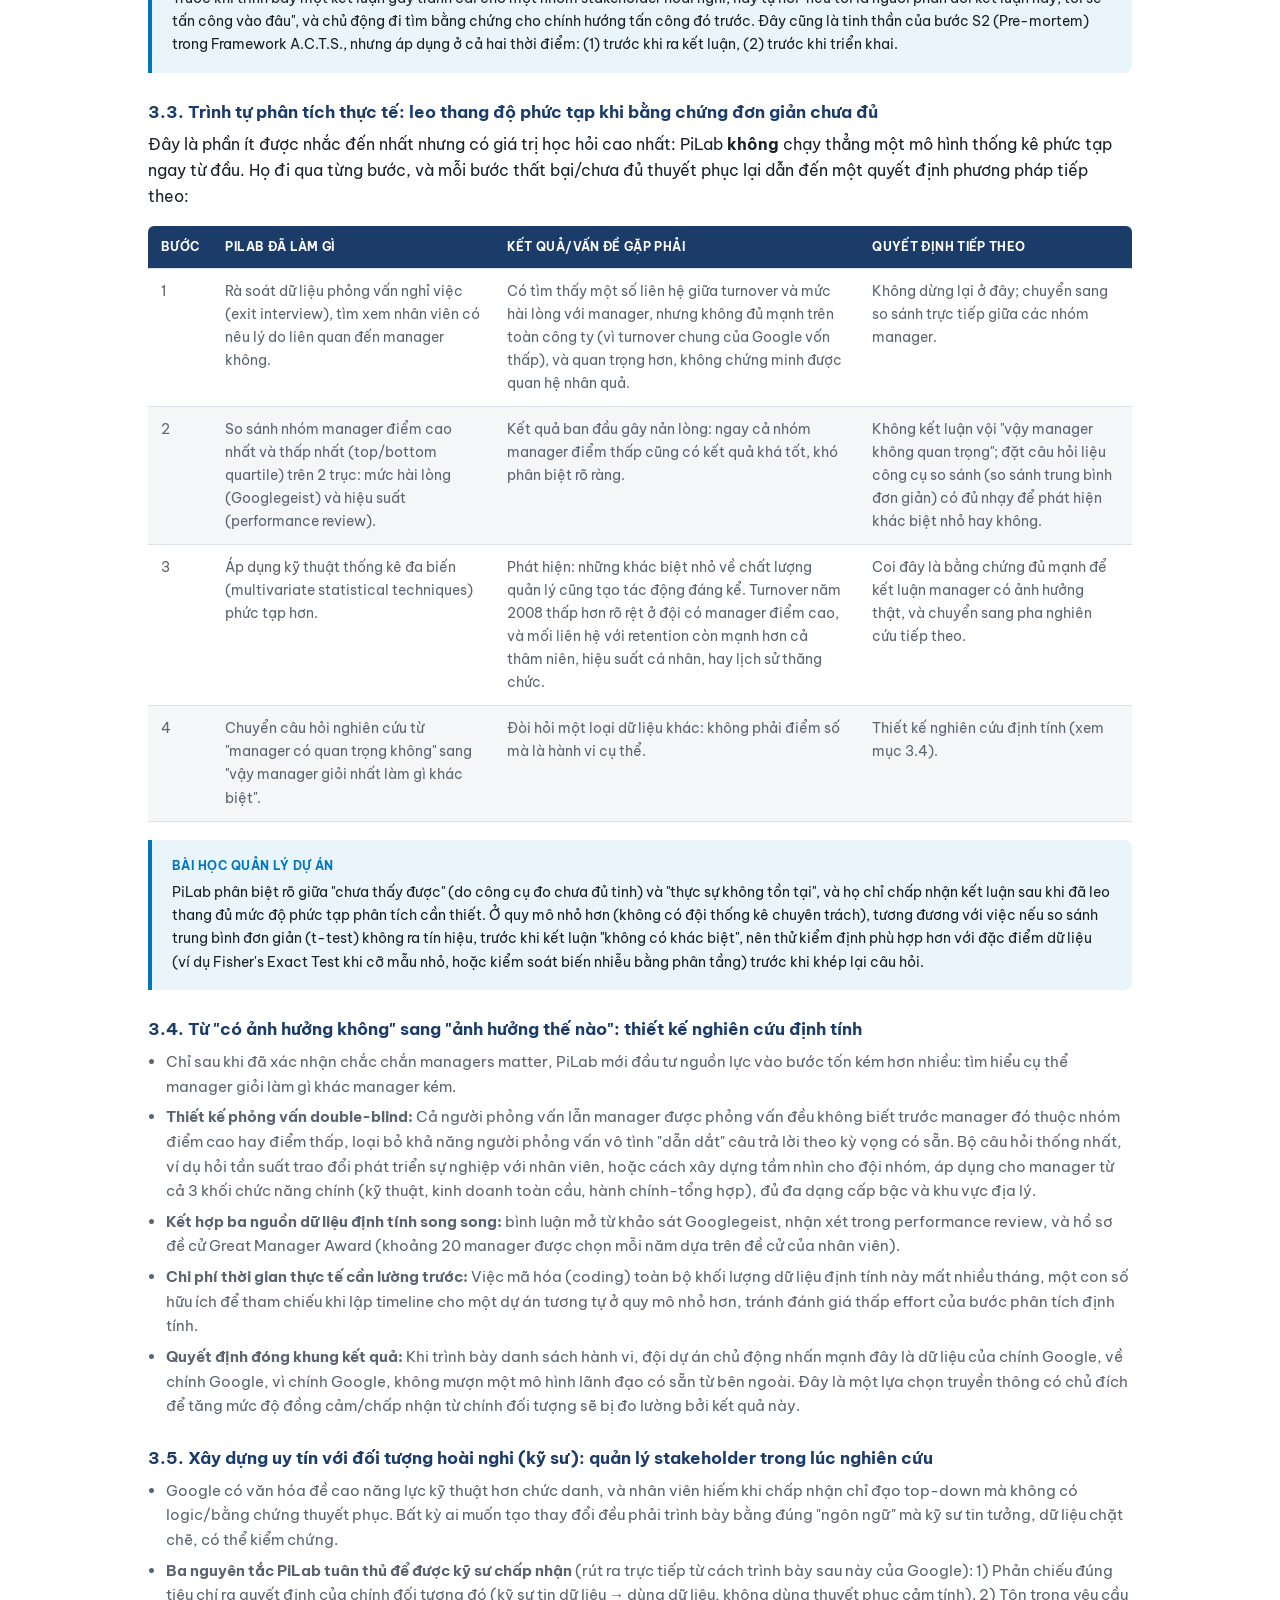
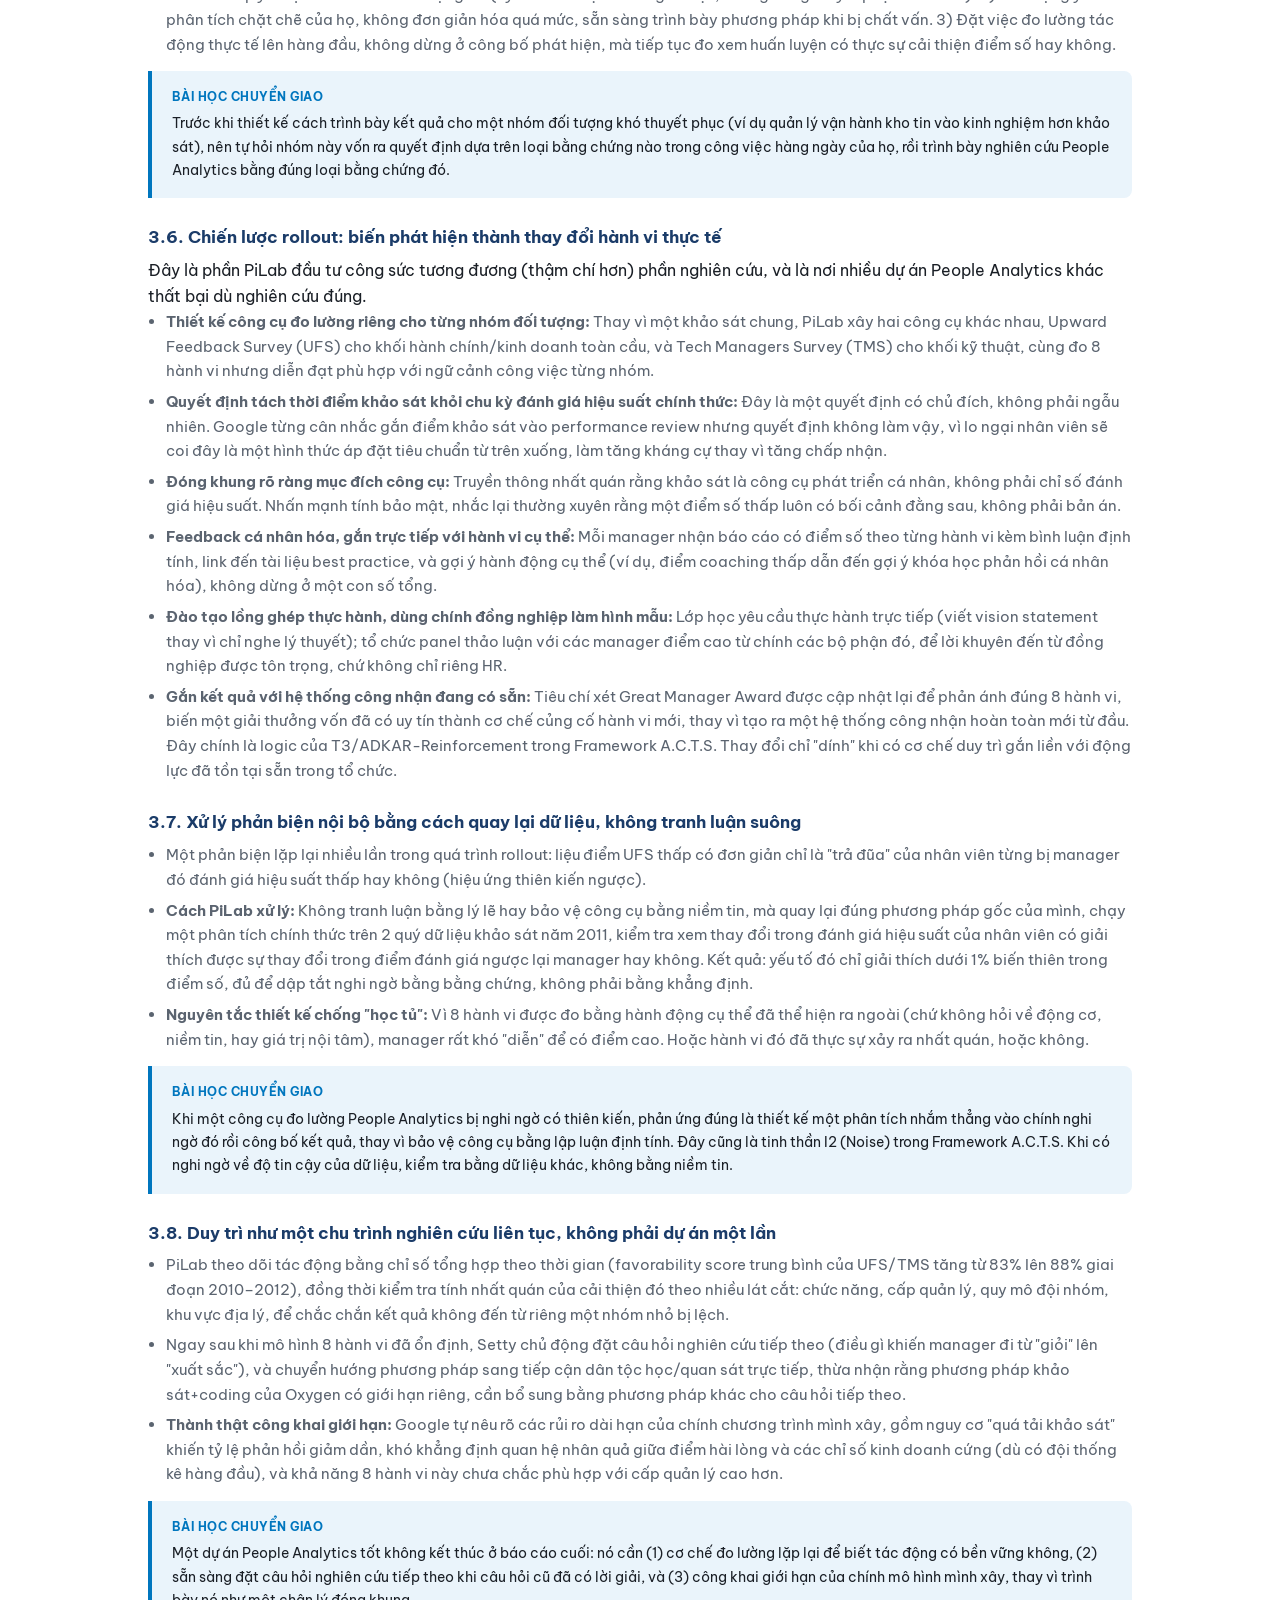
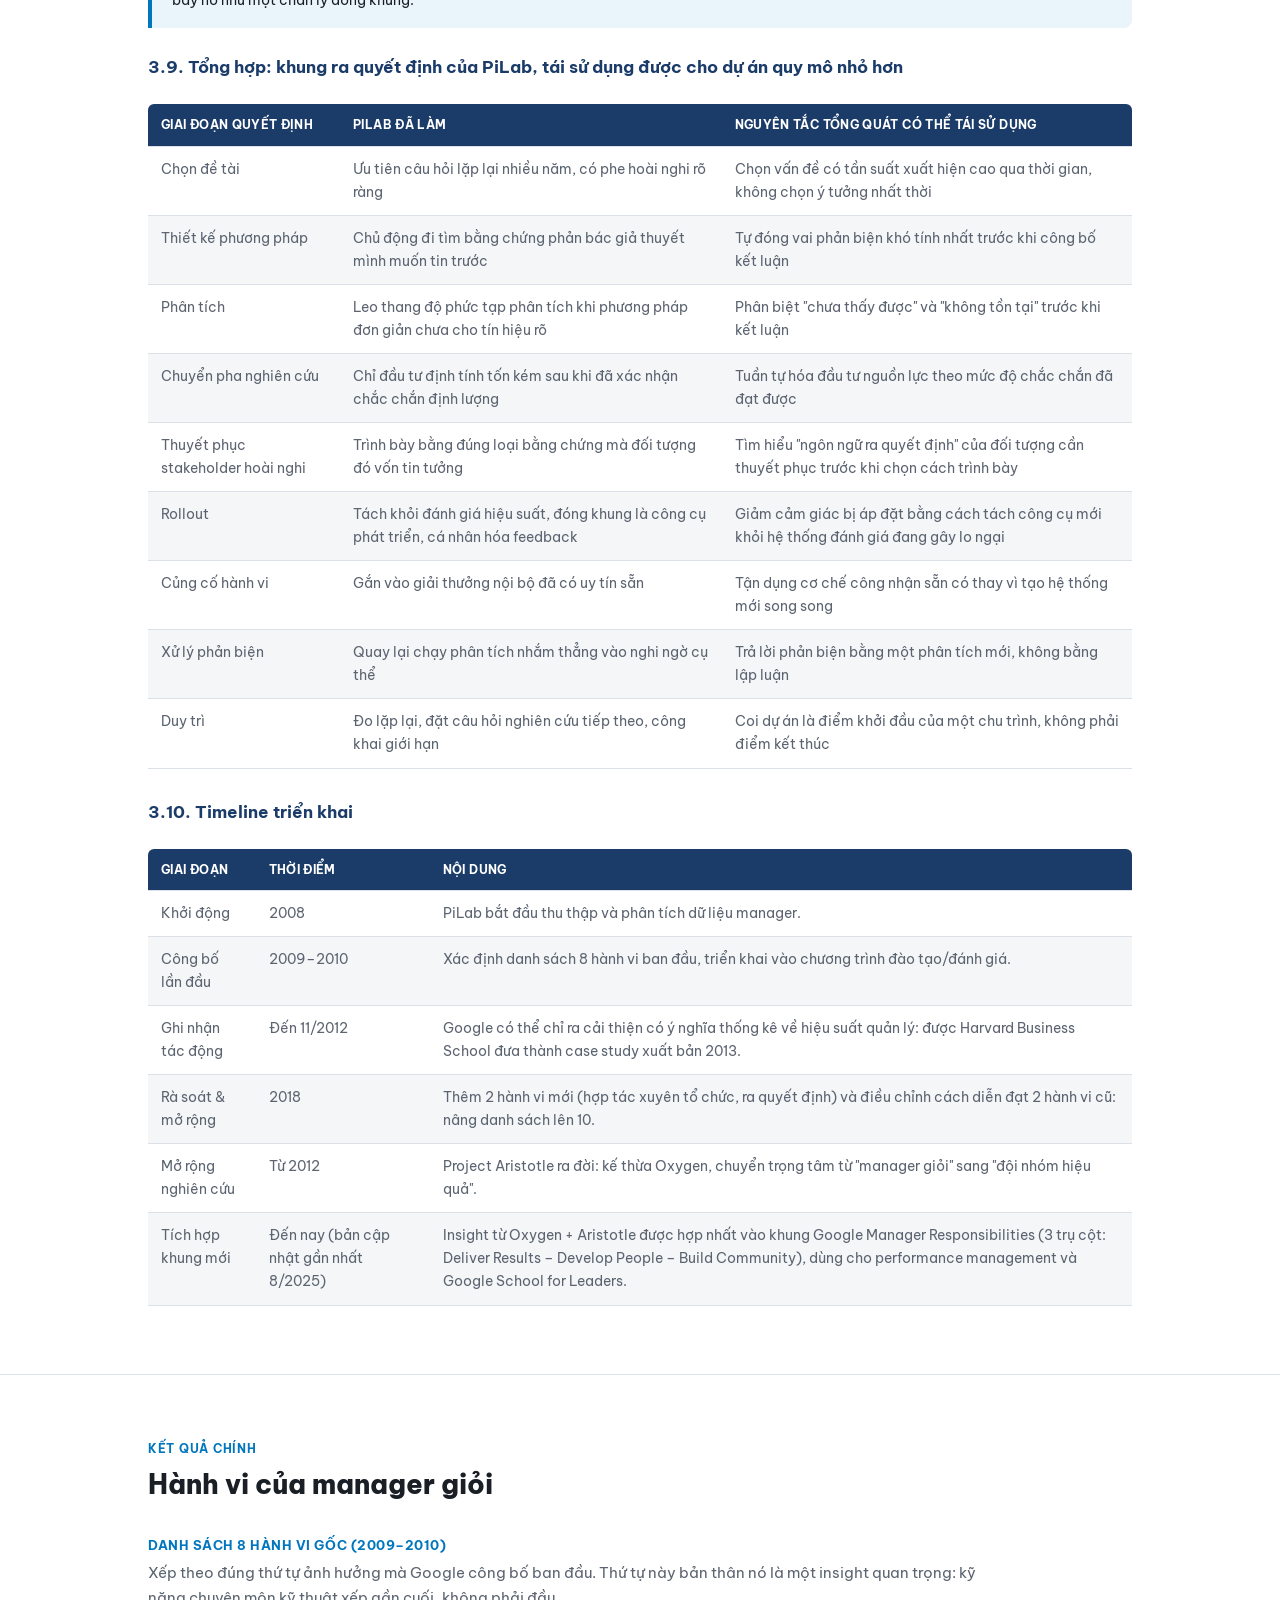
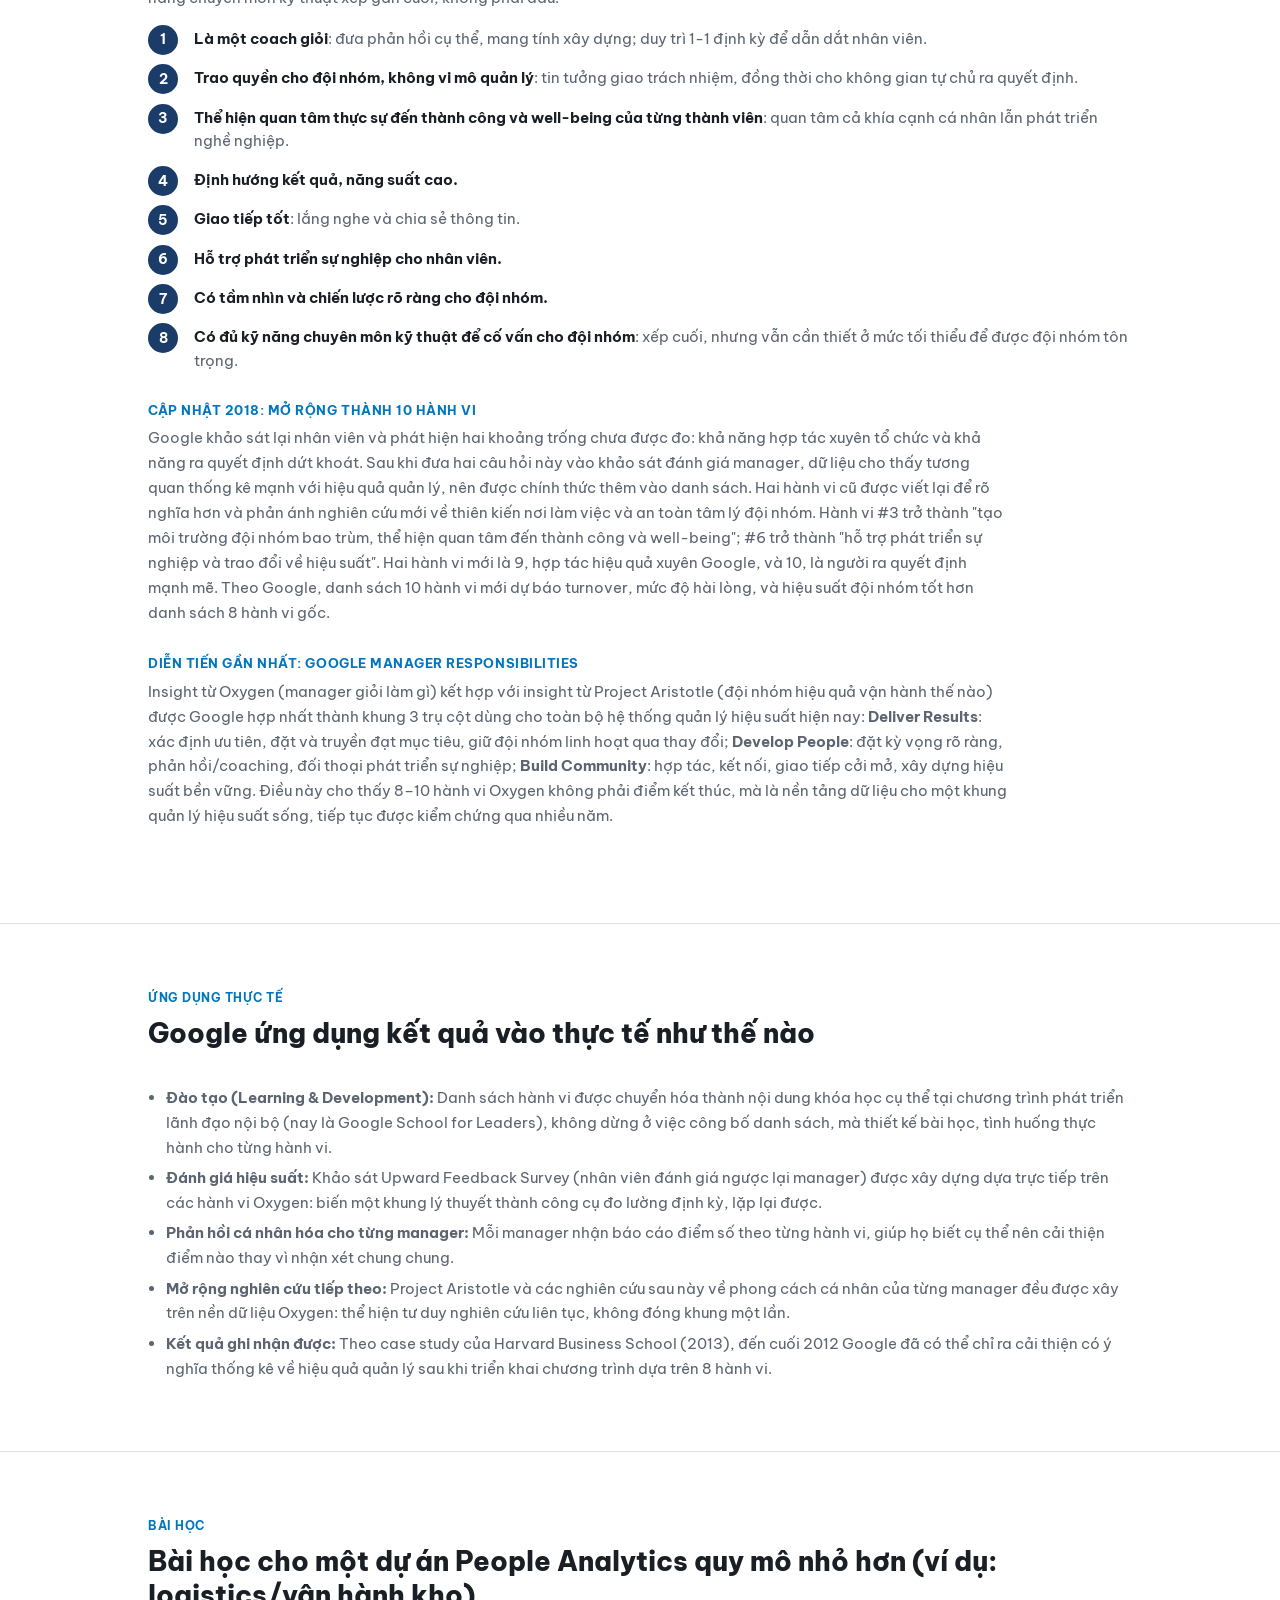
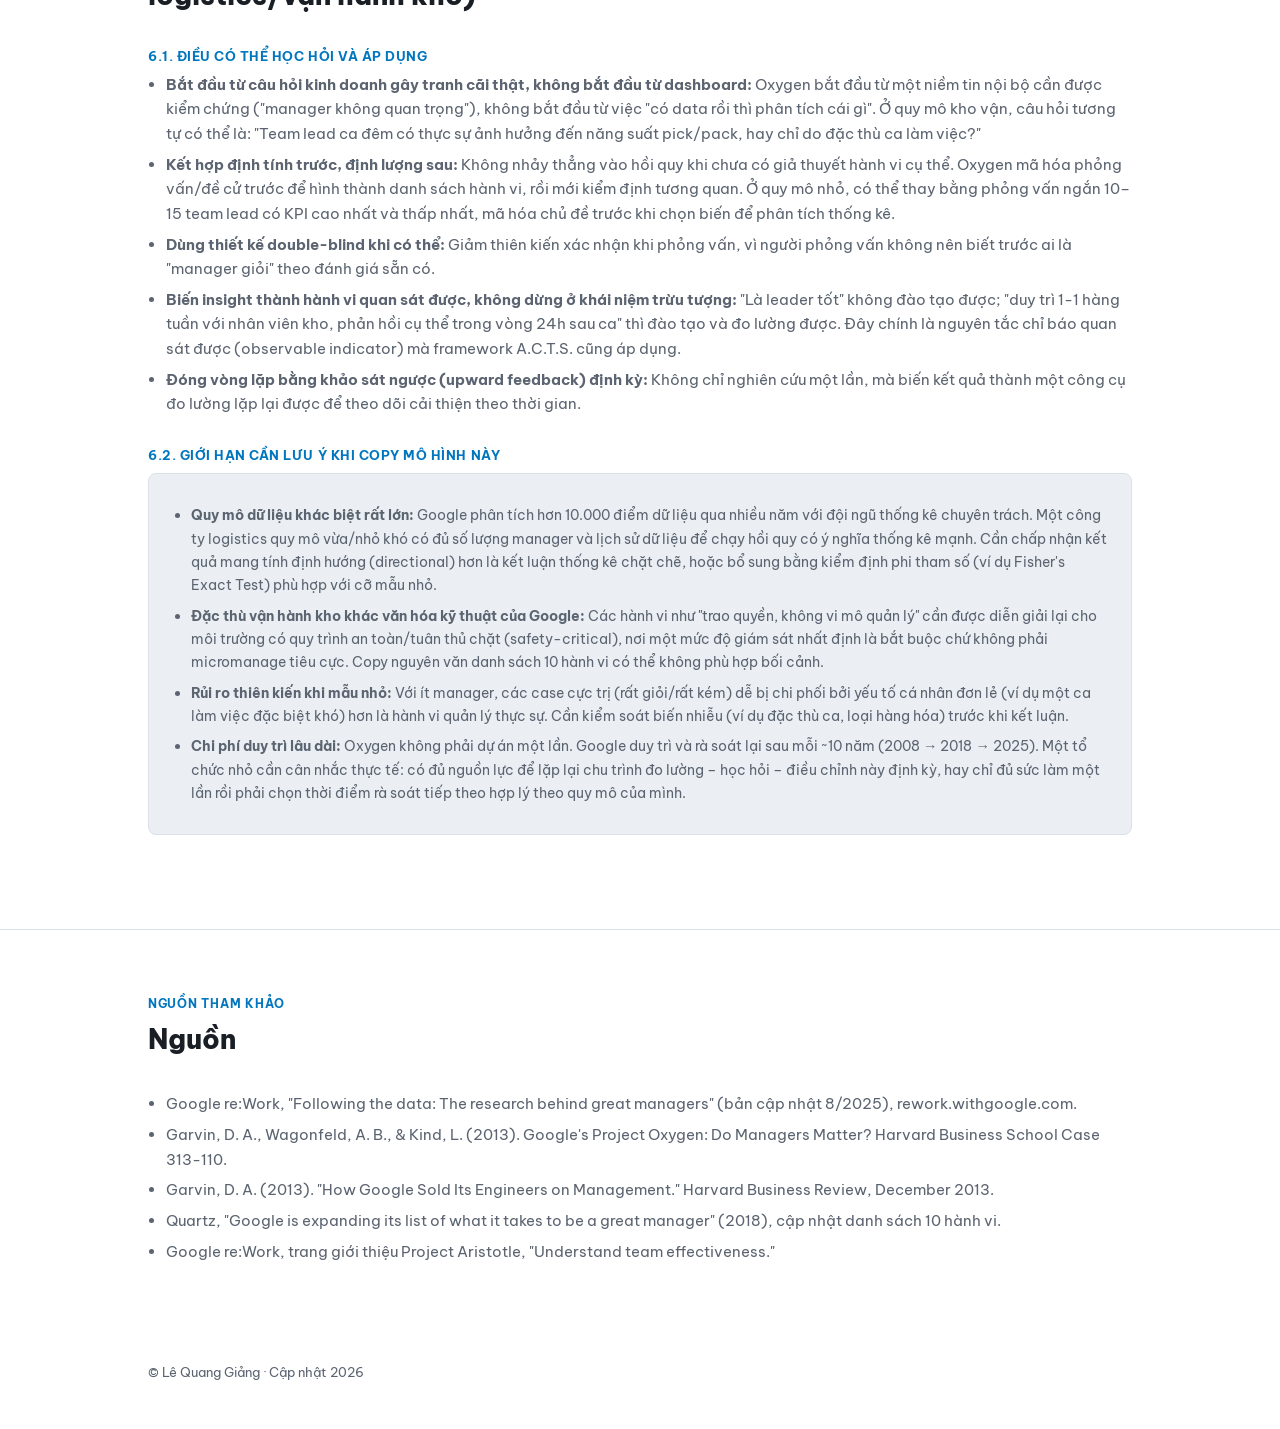
<file: case-google-oxygen.html>
<!DOCTYPE html>
<html lang="vi">
<head>
<meta charset="UTF-8">
<meta name="viewport" content="width=device-width, initial-scale=1.0">
<title>Case Study: Google Project Oxygen · Lê Quang Giảng</title>
<link rel="preconnect" href="https://fonts.googleapis.com">
<link rel="preconnect" href="https://fonts.gstatic.com" crossorigin>
<link href="https://fonts.googleapis.com/css2?family=Be+Vietnam+Pro:wght@300;400;500;600;700;800&display=swap" rel="stylesheet">
<link rel="stylesheet" href="styles.css">
</head>
<body>

<header class="site-nav">
  <div class="nav-inner">
    <a href="index.html" class="nav-brand">
      <span class="mark">LG</span>
      <span class="name">Lê Quang Giảng</span>
    </a>
    <div class="nav-right">
      <button class="nav-toggle" id="navToggle" aria-label="Menu"><span></span></button>
      <ul class="nav-links" id="navLinks">
        <li><a href="index.html#home" data-en="Home">Trang chủ</a></li>
        <li><a href="inspiration.html" data-en="Inspiration">Cảm hứng</a></li>
        <li><a href="index.html#contact" data-en="Contact">Liên hệ</a></li>
      </ul>
      <div class="lang-toggle">
        <button class="lang-btn active" data-lang="vi">VI</button>
        <button class="lang-btn" data-lang="en">EN</button>
      </div>
    </div>
  </div>
</header>

<div class="detail-header">
  <div class="wrap">
    <a href="inspiration.html" class="back-link" data-en="&larr; Back to Inspiration">&larr; Về trang Cảm hứng</a>
    <div class="case-tag">Google</div>
    <h1 data-en="Project Oxygen: What Makes a Great Manager">Project Oxygen: Điều gì tạo nên một manager giỏi</h1>
    <p class="subtitle" data-en="An internal Google study by the People Innovation Lab (PiLab), started 2008. Reference material for professional People Analytics work, presented per the Pyramid Principle (conclusion first, detail after).">Nghiên cứu nội bộ của Google do đội People Innovation Lab (PiLab) khởi động năm 2008. Tài liệu tổng hợp phục vụ tham khảo chuyên môn People Analytics, trình bày theo Pyramid Principle (kết luận trước, chi tiết sau).</p>
  </div>
</div>

<nav class="local-nav">
  <div class="local-nav-inner">
    <a href="#summary" data-en="Summary">Tóm tắt</a>
    <a href="#context" data-en="Context">Bối cảnh</a>
    <a href="#method" data-en="Method">Phương pháp</a>
    <a href="#results" data-en="Results">Kết quả</a>
    <a href="#application" data-en="Application">Ứng dụng</a>
    <a href="#lessons" data-en="Lessons">Bài học</a>
    <a href="#sources" data-en="Sources">Nguồn</a>
  </div>
</nav>

<!-- ===== 1. Executive Summary ===== -->
<section id="summary">
  <div class="wrap">
    <div class="section-head">
      <div class="eyebrow" data-en="Executive Summary">Tóm tắt nhanh</div>
      <h2 data-en="Managers do matter, and the reason why can be named">Manager có ảnh hưởng thật, và lý do có thể gọi tên được</h2>
    </div>

    <div class="memo-conclusion">
      <h4 data-en="What Project Oxygen is">Project Oxygen là gì</h4>
      <p style="margin-bottom:14px; font-style:italic; color:var(--ink-soft);" data-en="A long-running internal study led by Google's People Innovation Lab (PiLab), started in 2008, using quantitative data (performance reviews, engagement surveys) and qualitative data (interviews) to answer one question. Does a manager actually make a difference to team outcomes, and if so, exactly which behaviors matter?">Một nghiên cứu nội bộ dài hạn do đội People Innovation Lab (PiLab) của Google khởi động năm 2008, dùng dữ liệu định lượng (performance review, engagement survey) và định tính (phỏng vấn) để trả lời câu hỏi. Manager có thực sự tạo ra khác biệt cho kết quả đội nhóm không, và nếu có thì cụ thể là hành vi nào?</p>
      <ul>
        <li data-en="Managers have a clear, statistically significant effect on team performance, satisfaction, and retention, disproving a belief some Google leaders genuinely held.">Manager <b>có</b> ảnh hưởng rõ rệt và có ý nghĩa thống kê đến hiệu suất đội nhóm, mức độ hài lòng, và tỷ lệ giữ chân, bác bỏ chính giả thuyết ban đầu mà một số lãnh đạo Google từng tin.</li>
        <li data-en="That effect can be described as a list of observable behaviors (8 at first, later expanded to 10), not vague abstract qualities like &quot;visionary&quot; or &quot;inspiring,&quot; but behaviors that can be coached and evaluated.">Ảnh hưởng đó có thể được mô tả cụ thể bằng một danh sách hành vi quan sát được (ban đầu 8, sau mở rộng thành 10), không phải các phẩm chất trừu tượng như "có tầm nhìn" hay "truyền cảm hứng" một cách chung chung, mà là hành vi có thể huấn luyện và đánh giá được.</li>
        <li data-en="The highest-ranked factor was not technical skill. It was coaching, and empowering the team without micromanaging.">Yếu tố xếp hạng cao nhất <b>không phải</b> kỹ năng chuyên môn kỹ thuật, mà là <b>coaching</b> và <b>trao quyền, không vi mô quản lý (micromanage)</b>.</li>
      </ul>
    </div>

    <div class="memo-section">
      <h4 class="mh" data-en="Why it matters for HR / People Analytics">Vì sao quan trọng với ngành HR/People Analytics</h4>
      <p data-en="One of the clearest examples of People Analytics turning a contested, qualitative belief (&quot;is management even necessary&quot;) into a data-backed behavioral model usable for selection, training, and evaluation. It demonstrates a core principle. Start from a real business question (does management matter), not from a dashboard, the same &quot;insight first, data second&quot; spirit many modern People Analytics frameworks emphasize, including the Alignment pillar in A.C.T.S. Google is still updating this research as of 2025, showing this was never a one-off project but an ongoing measure–learn–adjust cycle.">Là một trong những case điển hình nhất chứng minh People Analytics có thể chuyển hóa một niềm tin định tính, dễ gây tranh cãi ("quản lý có cần thiết không") thành một mô hình hành vi có căn cứ dữ liệu, dùng được cho tuyển chọn, đào tạo, và đánh giá manager. Minh chứng cho nguyên tắc: bắt đầu từ câu hỏi kinh doanh thật (manager có quan trọng không), không bắt đầu từ công cụ/dashboard, đúng tinh thần "insight trước, số liệu sau" mà nhiều framework People Analytics hiện đại (bao gồm cách tiếp cận Alignment trong A.C.T.S.) đều nhấn mạnh. Vẫn đang được Google tiếp tục cập nhật đến 2025, cho thấy đây không phải một dự án "làm một lần rồi thôi", mà là một chu trình đo lường – học hỏi – điều chỉnh liên tục.</p>
    </div>
  </div>
</section>

<!-- ===== 2. Context ===== -->
<section id="context">
  <div class="wrap">
    <div class="section-head">
      <div class="eyebrow" data-en="Context">Bối cảnh</div>
      <h2 data-en="A controversial hypothesis inside a company built by engineers">Một giả thuyết gây tranh cãi trong một công ty do kỹ sư dựng nên</h2>
    </div>

    <div class="memo-section">
      <h4 class="mh" data-en="The controversial starting hypothesis">Giả thuyết ban đầu gây tranh cãi</h4>
      <p data-en="In the early 2000s, part of Google's leadership and engineering culture believed managers weren't really necessary, possibly even a barrier to breakthrough thinking in an engineering-driven organization. Google had actually tried removing the management layer, having everyone work as individual contributors, but had to bring managers back for operational reasons, without ever having clear evidence that management genuinely added value.">Vào đầu những năm 2000, một bộ phận lãnh đạo và kỹ sư tại Google tin rằng manager không thực sự cần thiết, thậm chí có thể là rào cản cho tư duy đột phá trong một tổ chức thiên về kỹ thuật. Google từng thử nghiệm loại bỏ vai trò quản lý, để toàn bộ nhân sự làm việc như individual contributor, nhưng sau đó phải đưa vai trò manager quay lại vì nhiều lý do vận hành, dù chưa có bằng chứng rõ ràng rằng quản lý thực sự tạo giá trị.</p>
    </div>

    <div class="memo-section">
      <h4 class="mh" data-en="What triggered the study">Động lực khởi xướng</h4>
      <p data-en="Google decided to answer the question using the method it trusted most: data. PiLab, Google's internal People Analytics team, was tasked with settling the debate with evidence instead of opinion.">Google quyết định trả lời câu hỏi này bằng đúng phương pháp họ tin tưởng nhất: dữ liệu. PiLab (đội People Analytics nội bộ, tiền thân liên quan đến People Operations của Google) được giao nhiệm vụ kiểm chứng bằng dữ liệu thay vì tranh luận bằng quan điểm.</p>
    </div>

    <div class="memo-section">
      <h4 class="mh" data-en="The specific research question">Câu hỏi nghiên cứu cụ thể</h4>
      <p data-en="Not just &quot;does management matter,&quot; but further: if it does, what specifically separates a great manager from a poor one? This is the shift from a yes/no question (Alignment) to a structure/priority question (WHICH behavior is worth investing training in).">Câu hỏi đi xa hơn "manager có quan trọng không": nếu quan trọng, điều gì cụ thể khiến một manager giỏi khác một manager kém? Đây là bước chuyển từ câu hỏi có/không (Alignment) sang câu hỏi cấu trúc/ưu tiên (WHICH hành vi nào đáng đầu tư đào tạo nhất).</p>
    </div>
  </div>
</section>

<!-- ===== 3. Method: the real core of this document ===== -->
<section id="method">
  <div class="wrap">
    <div class="section-head">
      <div class="eyebrow" data-en="Method">Phương pháp triển khai</div>
      <h2 data-en="How PiLab thought, decided, and ran the project">Cách PiLab tư duy, ra quyết định và quản lý dự án</h2>
    </div>

    <p data-en="This is the core of this document. The goal isn't to repeat &quot;the result was these 8 behaviors.&quot; It's to dissect PiLab's step-by-step decision process, something transferable and reusable for a different People Analytics project, at any scale.">Đây là phần trọng tâm của tài liệu này. Mục tiêu không phải nhắc lại "kết quả là 8 hành vi gì", mà mổ xẻ <b>quy trình ra quyết định từng bước</b> của đội People Analytics (PiLab), thứ có thể học và tái sử dụng cho một dự án People Analytics khác, bất kể quy mô.</p>

    <div class="subhead" data-en="3.0. Organizational context: the foundation that made this way of thinking possible">3.0. Bối cảnh tổ chức: nền tảng khiến cách tư duy này khả thi</div>
    <ul class="tl-bullets">
      <li data-en="In 2006, Laszlo Bock was tasked with building People Ops with a clear mandate from Page/Brin. Apply the same analytical rigor Google used for business operations to people decisions, with no exception for &quot;this is HR.&quot;">Năm 2006, Bock được giao nhiệm vụ xây People Ops với yêu cầu rõ ràng từ Page/Brin: áp dụng đúng kỷ luật phân tích mà Google dùng cho vận hành kinh doanh vào các quyết định con người, không có ngoại lệ "vì đây là HR".</li>
      <li data-en="In 2007, Prasad Setty (recruited from Capital One) was tasked with building the People Analytics team, and hired PhDs with genuine research backgrounds: not traditional HR practitioners.">Năm 2007, Setty (được tuyển từ Capital One) nhận nhiệm vụ dựng đội People Analytics, và tuyển PhD có nền tảng nghiên cứu thật sự, không phải chuyên viên HR truyền thống.</li>
      <li data-en="&lt;b&gt;The most important positioning decision:&lt;/b&gt; Setty actively refused to let the team become a &quot;reporting house&quot; (a team that only outputs reports/dashboards on request). Instead, the team was positioned as hypothesis-driven: proactively forming hypotheses and solving business problems with data, rather than waiting to be assigned a brief."><b>Quyết định định vị đội ngũ quan trọng nhất:</b> Setty chủ động từ chối để nhóm trở thành "reporting house" (đội chỉ xuất báo cáo/dashboard theo yêu cầu). Thay vào đó, nhóm được định vị là <b>hypothesis-driven</b>: chủ động đặt giả thuyết và giải quyết vấn đề kinh doanh bằng dữ liệu, không chờ được giao đề bài.</li>
    </ul>
    <div class="insight-callout">
      <div class="ic-tag" data-en="Organizational lesson">Bài học tổ chức</div>
      <p data-en="Before discussing analysis methods, decide the role of People Analytics in the organization: a place that answers day-to-day operational questions, or a place that proactively investigates strategic questions that could change how the company makes decisions. These two roles require different skills, time budgets, and ways of presenting results.">Trước khi bàn đến phương pháp phân tích, phải quyết định được vai trò của People Analytics trong tổ chức: là nơi trả lời câu hỏi vận hành hàng ngày, hay là nơi chủ động điều tra câu hỏi chiến lược có thể thay đổi cách công ty ra quyết định. Hai vai trò này đòi hỏi kỹ năng, ngân sách thời gian, và cách trình bày kết quả khác nhau.</p>
    </div>

    <div class="subhead" data-en="3.1. How the problem was chosen: not every question deserves a project">3.1. Cách vấn đề được chọn: không phải mọi câu hỏi đều đáng làm dự án</div>
    <ul class="tl-bullets">
      <li data-en="In early 2009, a small group within People Analytics gathered candidate research questions related to employee productivity and well-being, and brought them to Setty to prioritize.">Đầu 2009, một nhóm nhỏ trong People Analytics tập hợp các câu hỏi nghiên cứu tiềm năng liên quan đến năng suất và well-being của nhân viên, trình lên Setty để ưu tiên hóa.</li>
      <li data-en="Of that list, &quot;does management really matter&quot; was chosen not because it was novel or academically exciting, but because it had been repeated for years since Google's founding, tied to a real cultural controversy (the belief that &quot;managers are a hindrance&quot; among engineers).">Trong danh sách đó, câu hỏi "manager có thực sự quan trọng không" được chọn không phải vì nó mới hay hấp dẫn về mặt học thuật, mà vì nó là câu hỏi đã lặp đi lặp lại nhiều năm kể từ ngày Google thành lập, gắn liền với một tranh cãi văn hóa có thật (giả thuyết "manager là vật cản" trong đội ngũ kỹ sư).</li>
    </ul>
    <div class="insight-callout">
      <div class="ic-tag" data-en="Lesson on choosing a topic">Bài học chọn đề tài</div>
      <p data-en="Prioritize a problem with two traits at once: (1) repeated by many stakeholders over a long period (a signal of real importance, not a passing idea), and (2) has a clear skeptical camp that needs convincing with evidence, not opinion. This is close to step A1 (SCQ) and A3 (Vertical fit) in the A.C.T.S. Framework, except here the &quot;Situation&quot; is confirmed by how often it recurred across the organization over years, not a single observation.">Ưu tiên vấn đề có 2 đặc điểm cùng lúc: (1) đã được nhắc đi nhắc lại bởi nhiều stakeholder qua thời gian dài (tín hiệu về mức độ quan trọng thật, không phải ý tưởng nhất thời), và (2) có phe hoài nghi rõ ràng cần được thuyết phục bằng bằng chứng, không phải bằng quan điểm. Đây gần với bước A1 (SCQ) và A3 (Vertical fit) trong Framework A.C.T.S., chỉ khác là ở đây "Situation" được xác nhận bằng tần suất xuất hiện trong tổ chức qua nhiều năm, chứ không phải một lần quan sát đơn lẻ.</p>
    </div>

    <div class="subhead" data-en="3.2. The falsification strategy: the most important methodological decision">3.2. Chiến lược phản chứng (falsification): quyết định phương pháp luận quan trọng nhất</div>
    <ul class="tl-bullets">
      <li data-en="Co-lead Neal Patel described the guiding principle clearly: Google holds a very high evidence bar, even for things that seem obvious; a simple correlation wouldn't be convincing internally.">Đồng trưởng dự án Neal Patel mô tả rõ nguyên tắc dẫn đường: Google có tiêu chuẩn bằng chứng rất cao, ngay cả với điều tưởng như hiển nhiên; correlation đơn thuần sẽ không đủ thuyết phục nội bộ.</li>
      <li data-en="&lt;b&gt;The key methodological decision:&lt;/b&gt; Instead of looking for evidence supporting &quot;management matters&quot; (which the research team may have already believed), they actively tried to prove the opposite: that management doesn't matter. In other words, they put themselves in the role of the toughest possible critic before publishing any conclusion."><b>Quyết định phương pháp then chốt:</b> Thay vì đi tìm bằng chứng ủng hộ "manager quan trọng" (điều nhóm nghiên cứu có thể đã tin sẵn), họ chủ động cố chứng minh điều ngược lại: rằng manager không quan trọng. Nói cách khác, họ tự đặt mình vào vai phản biện khó tính nhất trước khi công bố bất kỳ kết luận nào.</li>
      <li data-en="&lt;b&gt;Why this was a smart project-management decision as much as a statistical one:&lt;/b&gt; If the team had looked for supporting evidence from the start, they'd easily fall into confirmation bias, cherry-picking data that favored the desired conclusion. Deliberately seeking to falsify forced the team to consider every alternative explanation before feeling confident, and when the &quot;management doesn't matter&quot; hypothesis failed, the &quot;management matters&quot; conclusion became far more credible to a skeptical audience (engineers)."><b>Vì sao đây là một quyết định quản lý dự án thông minh, không kém phần thống kê:</b> Nếu nhóm đi tìm bằng chứng ủng hộ ngay từ đầu, họ rất dễ rơi vào thiên kiến xác nhận (confirmation bias), chọn lọc dữ liệu có lợi cho kết luận muốn có. Việc cố tình đi phản chứng buộc nhóm phải xem xét mọi giải thích thay thế trước khi tự tin công bố, và khi giả thuyết "quản lý không quan trọng" thất bại, kết luận "quản lý quan trọng" trở nên đáng tin hơn nhiều trước một đối tượng khán giả hoài nghi (kỹ sư).</li>
    </ul>
    <div class="insight-callout">
      <div class="ic-tag" data-en="General lesson">Bài học tổng quát</div>
      <p data-en="Before presenting a controversial conclusion to a skeptical stakeholder group, ask &quot;if I were opposing this conclusion, where would I attack it,&quot; and proactively go find evidence for that exact angle of attack first. This is also the spirit of step S2 (Pre-mortem) in the A.C.T.S. Framework, but applied before reaching a conclusion, not just before rollout.">Trước khi trình bày một kết luận gây tranh cãi cho một nhóm stakeholder hoài nghi, hãy tự hỏi "nếu tôi là người phản đối kết luận này, tôi sẽ tấn công vào đâu", và chủ động đi tìm bằng chứng cho chính hướng tấn công đó trước. Đây cũng là tinh thần của bước S2 (Pre-mortem) trong Framework A.C.T.S., nhưng áp dụng ở cả hai thời điểm: (1) trước khi ra kết luận, (2) trước khi triển khai.</p>
    </div>

    <div class="subhead" data-en="3.3. The actual analysis sequence: escalating complexity when simple evidence wasn't enough">3.3. Trình tự phân tích thực tế: leo thang độ phức tạp khi bằng chứng đơn giản chưa đủ</div>
    <p data-en="This is the least-discussed part of the story but the highest-value one to learn from: PiLab did not jump straight into a complex statistical model. They moved step by step, and each step's failure or insufficiency led to the next methodological decision:">Đây là phần ít được nhắc đến nhất nhưng có giá trị học hỏi cao nhất: PiLab <b>không</b> chạy thẳng một mô hình thống kê phức tạp ngay từ đầu. Họ đi qua từng bước, và mỗi bước thất bại/chưa đủ thuyết phục lại dẫn đến một quyết định phương pháp tiếp theo:</p>

    <div class="table-wrap">
      <table class="data-table">
        <thead><tr><th data-en="Step">Bước</th><th data-en="What PiLab did">PiLab đã làm gì</th><th data-en="Result / problem hit">Kết quả/vấn đề gặp phải</th><th data-en="Next decision">Quyết định tiếp theo</th></tr></thead>
        <tbody>
          <tr>
            <td>1</td>
            <td data-en="Reviewed exit-interview data, looking for whether employees cited manager-related reasons for leaving.">Rà soát dữ liệu phỏng vấn nghỉ việc (exit interview), tìm xem nhân viên có nêu lý do liên quan đến manager không.</td>
            <td data-en="Found some link between turnover and manager satisfaction, but not strong company-wide (Google's overall turnover was already low), and more importantly, couldn't establish causation.">Có tìm thấy một số liên hệ giữa turnover và mức hài lòng với manager, nhưng không đủ mạnh trên toàn công ty (vì turnover chung của Google vốn thấp), và quan trọng hơn, không chứng minh được quan hệ nhân quả.</td>
            <td data-en="Didn't stop here; moved to directly comparing groups of managers.">Không dừng lại ở đây; chuyển sang so sánh trực tiếp giữa các nhóm manager.</td>
          </tr>
          <tr>
            <td>2</td>
            <td data-en="Compared the top and bottom quartile of managers on 2 axes: satisfaction (Googlegeist) and performance (performance review).">So sánh nhóm manager điểm cao nhất và thấp nhất (top/bottom quartile) trên 2 trục: mức hài lòng (Googlegeist) và hiệu suất (performance review).</td>
            <td data-en="Initial results were discouraging: even low-scoring managers had fairly good results, hard to clearly distinguish.">Kết quả ban đầu gây nản lòng: ngay cả nhóm manager điểm thấp cũng có kết quả khá tốt, khó phân biệt rõ ràng.</td>
            <td data-en="Didn't rush to conclude &quot;so management doesn't matter&quot;; asked whether the comparison tool (simple average comparison) was sensitive enough to detect small differences.">Không kết luận vội "vậy manager không quan trọng"; đặt câu hỏi liệu công cụ so sánh (so sánh trung bình đơn giản) có đủ nhạy để phát hiện khác biệt nhỏ hay không.</td>
          </tr>
          <tr>
            <td>3</td>
            <td data-en="Applied more sophisticated multivariate statistical techniques.">Áp dụng kỹ thuật thống kê đa biến (multivariate statistical techniques) phức tạp hơn.</td>
            <td data-en="Found that even small differences in management quality had a meaningful impact. 2008 turnover was clearly lower on teams with high-scoring managers, and the link to retention was even stronger than tenure, individual performance, or promotion history.">Phát hiện: những khác biệt nhỏ về chất lượng quản lý cũng tạo tác động đáng kể. Turnover năm 2008 thấp hơn rõ rệt ở đội có manager điểm cao, và mối liên hệ với retention còn mạnh hơn cả thâm niên, hiệu suất cá nhân, hay lịch sử thăng chức.</td>
            <td data-en="Treated this as strong enough evidence to conclude management genuinely has an effect, and moved to the next research phase.">Coi đây là bằng chứng đủ mạnh để kết luận manager có ảnh hưởng thật, và chuyển sang pha nghiên cứu tiếp theo.</td>
          </tr>
          <tr>
            <td>4</td>
            <td data-en="Shifted the research question from &quot;does management matter&quot; to &quot;what do the best managers do differently.&quot;">Chuyển câu hỏi nghiên cứu từ "manager có quan trọng không" sang "vậy manager giỏi nhất làm gì khác biệt".</td>
            <td data-en="Required a different kind of data: not scores, but specific behaviors.">Đòi hỏi một loại dữ liệu khác: không phải điểm số mà là hành vi cụ thể.</td>
            <td data-en="Designed a qualitative study (see 3.4).">Thiết kế nghiên cứu định tính (xem mục 3.4).</td>
          </tr>
        </tbody>
      </table>
    </div>
    <div class="insight-callout">
      <div class="ic-tag" data-en="Project-management lesson">Bài học quản lý dự án</div>
      <p data-en="Don't let a simple analysis method that finds no signal push you to conclude too quickly &quot;there's nothing here.&quot; PiLab clearly distinguished between &quot;not yet visible&quot; (the measurement tool isn't sensitive enough) and &quot;genuinely doesn't exist,&quot; and only accepted a conclusion after escalating analytical complexity as far as needed. At smaller scale (no dedicated statistics team), the equivalent is that if a simple mean comparison (t-test) shows no signal, before concluding &quot;no difference exists,&quot; try a test better suited to the data's characteristics (e.g. Fisher's Exact Test for small samples, or controlling for confounders via stratification) before closing the question.">PiLab phân biệt rõ giữa "chưa thấy được" (do công cụ đo chưa đủ tinh) và "thực sự không tồn tại", và họ chỉ chấp nhận kết luận sau khi đã leo thang đủ mức độ phức tạp phân tích cần thiết. Ở quy mô nhỏ hơn (không có đội thống kê chuyên trách), tương đương với việc nếu so sánh trung bình đơn giản (t-test) không ra tín hiệu, trước khi kết luận "không có khác biệt", nên thử kiểm định phù hợp hơn với đặc điểm dữ liệu (ví dụ Fisher's Exact Test khi cỡ mẫu nhỏ, hoặc kiểm soát biến nhiễu bằng phân tầng) trước khi khép lại câu hỏi.</p>
    </div>

    <div class="subhead" data-en="3.4. From &quot;does it have an effect&quot; to &quot;how&quot;: designing the qualitative study">3.4. Từ "có ảnh hưởng không" sang "ảnh hưởng thế nào": thiết kế nghiên cứu định tính</div>
    <ul class="tl-bullets">
      <li data-en="Only after confirming managers genuinely matter did PiLab invest in the far more expensive next step: finding out specifically what great managers do differently from poor ones.">Chỉ sau khi đã xác nhận chắc chắn managers matter, PiLab mới đầu tư nguồn lực vào bước tốn kém hơn nhiều: tìm hiểu cụ thể manager giỏi làm gì khác manager kém.</li>
      <li data-en="&lt;b&gt;Double-blind interview design:&lt;/b&gt; Neither the interviewer nor the manager being interviewed knew in advance whether that manager was in the high- or low-scoring group, removing the chance the interviewer would unconsciously &quot;lead&quot; answers toward an expected outcome. A standardized question set was used, e.g. asking how often they discussed career development with employees, or how they built a vision for their team, applied across all 3 main functional groups (engineering, global business, and G&amp;A), across levels and geographies."><b>Thiết kế phỏng vấn double-blind:</b> Cả người phỏng vấn lẫn manager được phỏng vấn đều không biết trước manager đó thuộc nhóm điểm cao hay điểm thấp, loại bỏ khả năng người phỏng vấn vô tình "dẫn dắt" câu trả lời theo kỳ vọng có sẵn. Bộ câu hỏi thống nhất, ví dụ hỏi tần suất trao đổi phát triển sự nghiệp với nhân viên, hoặc cách xây dựng tầm nhìn cho đội nhóm, áp dụng cho manager từ cả 3 khối chức năng chính (kỹ thuật, kinh doanh toàn cầu, hành chính-tổng hợp), đủ đa dạng cấp bậc và khu vực địa lý.</li>
      <li data-en="&lt;b&gt;Combined three parallel qualitative data sources:&lt;/b&gt; open-text comments from the Googlegeist survey, performance-review comments, and Great Manager Award nomination write-ups (roughly 20 managers chosen each year based on employee nominations)."><b>Kết hợp ba nguồn dữ liệu định tính song song:</b> bình luận mở từ khảo sát Googlegeist, nhận xét trong performance review, và hồ sơ đề cử Great Manager Award (khoảng 20 manager được chọn mỗi năm dựa trên đề cử của nhân viên).</li>
      <li data-en="&lt;b&gt;A real time cost to plan for:&lt;/b&gt; coding this entire body of qualitative data took several months, a useful reference number when planning a timeline for a similar project at smaller scale, to avoid underestimating the effort of the qualitative-analysis step."><b>Chi phí thời gian thực tế cần lường trước:</b> Việc mã hóa (coding) toàn bộ khối lượng dữ liệu định tính này mất nhiều tháng, một con số hữu ích để tham chiếu khi lập timeline cho một dự án tương tự ở quy mô nhỏ hơn, tránh đánh giá thấp effort của bước phân tích định tính.</li>
      <li data-en="&lt;b&gt;A deliberate framing decision:&lt;/b&gt; when presenting the behavior list, the project team deliberately emphasized this was data of Google, about Google, for Google, not a borrowed external leadership model. This was a deliberate communication choice to increase empathy/acceptance from the very people who would be measured by this result."><b>Quyết định đóng khung kết quả:</b> Khi trình bày danh sách hành vi, đội dự án chủ động nhấn mạnh đây là dữ liệu của chính Google, về chính Google, vì chính Google, không mượn một mô hình lãnh đạo có sẵn từ bên ngoài. Đây là một lựa chọn truyền thông có chủ đích để tăng mức độ đồng cảm/chấp nhận từ chính đối tượng sẽ bị đo lường bởi kết quả này.</li>
    </ul>

    <div class="subhead" data-en="3.5. Building credibility with a skeptical audience (engineers): stakeholder management during research">3.5. Xây dựng uy tín với đối tượng hoài nghi (kỹ sư): quản lý stakeholder trong lúc nghiên cứu</div>
    <ul class="tl-bullets">
      <li data-en="Google's culture values technical competence over title, and employees rarely accept top-down direction without convincing logic/evidence. Anyone wanting to drive change had to present it in exactly the &quot;language&quot; engineers trust, rigorous, verifiable data.">Google có văn hóa đề cao năng lực kỹ thuật hơn chức danh, và nhân viên hiếm khi chấp nhận chỉ đạo top-down mà không có logic/bằng chứng thuyết phục. Bất kỳ ai muốn tạo thay đổi đều phải trình bày bằng đúng "ngôn ngữ" mà kỹ sư tin tưởng, dữ liệu chặt chẽ, có thể kiểm chứng.</li>
      <li data-en="&lt;b&gt;Three principles PiLab followed to be accepted by engineers&lt;/b&gt; (drawn directly from how Google later presented this work): 1) Mirror the audience's own decision criteria (engineers trust data → use data, not emotional persuasion). 2) Respect their demand for rigor, don't oversimplify, and be ready to walk through methodology when challenged. 3) Put measuring real-world impact first, don't stop at publishing findings, and keep measuring whether training actually improved scores (see 3.8)."><b>Ba nguyên tắc PiLab tuân thủ để được kỹ sư chấp nhận</b> (rút ra trực tiếp từ cách trình bày sau này của Google): 1) Phản chiếu đúng tiêu chí ra quyết định của chính đối tượng đó (kỹ sư tin dữ liệu → dùng dữ liệu, không dùng thuyết phục cảm tính). 2) Tôn trọng yêu cầu phân tích chặt chẽ của họ, không đơn giản hóa quá mức, sẵn sàng trình bày phương pháp khi bị chất vấn. 3) Đặt việc đo lường tác động thực tế lên hàng đầu, không dừng ở công bố phát hiện, mà tiếp tục đo xem huấn luyện có thực sự cải thiện điểm số hay không.</li>
    </ul>
    <div class="insight-callout">
      <div class="ic-tag" data-en="Transferable lesson">Bài học chuyển giao</div>
      <p data-en="Before designing how to present results to a hard-to-convince audience (e.g. warehouse operations managers who trust experience over surveys), ask what kind of evidence does this group actually base their everyday decisions on, then present the People Analytics research using exactly that kind of evidence.">Trước khi thiết kế cách trình bày kết quả cho một nhóm đối tượng khó thuyết phục (ví dụ quản lý vận hành kho tin vào kinh nghiệm hơn khảo sát), nên tự hỏi nhóm này vốn ra quyết định dựa trên loại bằng chứng nào trong công việc hàng ngày của họ, rồi trình bày nghiên cứu People Analytics bằng đúng loại bằng chứng đó.</p>
    </div>

    <div class="subhead" data-en="3.6. Rollout strategy: turning findings into real behavior change">3.6. Chiến lược rollout: biến phát hiện thành thay đổi hành vi thực tế</div>
    <p data-en="This is a part PiLab invested comparable, even greater, effort into than the research itself. It's where many other People Analytics projects fail despite getting the research right.">Đây là phần PiLab đầu tư công sức tương đương (thậm chí hơn) phần nghiên cứu, và là nơi nhiều dự án People Analytics khác thất bại dù nghiên cứu đúng.</p>
    <ul class="tl-bullets">
      <li data-en="&lt;b&gt;Designed a separate measurement tool for each audience:&lt;/b&gt; instead of one shared survey, PiLab built two different tools, the Upward Feedback Survey (UFS) for G&amp;A/global business, and the Tech Managers Survey (TMS) for engineering, both measuring the same 8 behaviors but worded to fit each group's work context."><b>Thiết kế công cụ đo lường riêng cho từng nhóm đối tượng:</b> Thay vì một khảo sát chung, PiLab xây hai công cụ khác nhau, Upward Feedback Survey (UFS) cho khối hành chính/kinh doanh toàn cầu, và Tech Managers Survey (TMS) cho khối kỹ thuật, cùng đo 8 hành vi nhưng diễn đạt phù hợp với ngữ cảnh công việc từng nhóm.</li>
      <li data-en="&lt;b&gt;Deliberately decoupled the survey timing from the official performance-review cycle:&lt;/b&gt; Google actually considered tying survey scores to performance review but decided against it, worried employees would see it as a top-down imposed standard, increasing resistance instead of acceptance."><b>Quyết định tách thời điểm khảo sát khỏi chu kỳ đánh giá hiệu suất chính thức:</b> Đây là một quyết định có chủ đích, không phải ngẫu nhiên. Google từng cân nhắc gắn điểm khảo sát vào performance review nhưng quyết định không làm vậy, vì lo ngại nhân viên sẽ coi đây là một hình thức áp đặt tiêu chuẩn từ trên xuống, làm tăng kháng cự thay vì tăng chấp nhận.</li>
      <li data-en="&lt;b&gt;Clearly framed the tool's purpose:&lt;/b&gt; consistently communicated that the survey was a personal-development tool, not a performance metric. Emphasized confidentiality, repeatedly reminding people that a low score always has context behind it, not a verdict."><b>Đóng khung rõ ràng mục đích công cụ:</b> Truyền thông nhất quán rằng khảo sát là công cụ phát triển cá nhân, không phải chỉ số đánh giá hiệu suất. Nhấn mạnh tính bảo mật, nhắc lại thường xuyên rằng một điểm số thấp luôn có bối cảnh đằng sau, không phải bản án.</li>
      <li data-en="&lt;b&gt;Personalized feedback, tied directly to specific behaviors:&lt;/b&gt; each manager received a report with per-behavior scores plus qualitative comments, links to best-practice materials, and concrete suggested actions (e.g. a low coaching score leading to a suggested personalized feedback course), not just one overall number."><b>Feedback cá nhân hóa, gắn trực tiếp với hành vi cụ thể:</b> Mỗi manager nhận báo cáo có điểm số theo từng hành vi kèm bình luận định tính, link đến tài liệu best practice, và gợi ý hành động cụ thể (ví dụ, điểm coaching thấp dẫn đến gợi ý khóa học phản hồi cá nhân hóa), không dừng ở một con số tổng.</li>
      <li data-en="&lt;b&gt;Training built around practice, using peers as role models:&lt;/b&gt; classes required hands-on practice (writing an actual vision statement, not just hearing theory); panel discussions were organized with high-scoring managers from the same departments, so advice landed as coming from respected peers, not just HR."><b>Đào tạo lồng ghép thực hành, dùng chính đồng nghiệp làm hình mẫu:</b> Lớp học yêu cầu thực hành trực tiếp (viết vision statement thay vì chỉ nghe lý thuyết); tổ chức panel thảo luận với các manager điểm cao từ chính các bộ phận đó, để lời khuyên đến từ đồng nghiệp được tôn trọng, chứ không chỉ riêng HR.</li>
      <li data-en="&lt;b&gt;Tied results to an existing recognition system:&lt;/b&gt; Great Manager Award criteria were updated to reflect the 8 behaviors, turning an already-respected award into a reinforcement mechanism for the new behaviors, instead of creating an entirely new recognition system from scratch. This is exactly the logic of T3/ADKAR-Reinforcement in the A.C.T.S. Framework. Change only &quot;sticks&quot; when there's a reinforcement mechanism tied to motivation that already exists in the organization."><b>Gắn kết quả với hệ thống công nhận đang có sẵn:</b> Tiêu chí xét Great Manager Award được cập nhật lại để phản ánh đúng 8 hành vi, biến một giải thưởng vốn đã có uy tín thành cơ chế củng cố hành vi mới, thay vì tạo ra một hệ thống công nhận hoàn toàn mới từ đầu. Đây chính là logic của T3/ADKAR-Reinforcement trong Framework A.C.T.S. Thay đổi chỉ "dính" khi có cơ chế duy trì gắn liền với động lực đã tồn tại sẵn trong tổ chức.</li>
    </ul>

    <div class="subhead" data-en="3.7. Handling internal pushback by going back to data, not arguing in circles">3.7. Xử lý phản biện nội bộ bằng cách quay lại dữ liệu, không tranh luận suông</div>
    <ul class="tl-bullets">
      <li data-en="A recurring objection during rollout: could a low UFS score simply be an employee's &quot;retaliation&quot; against a manager who'd given them a low performance rating (a reverse-bias effect)?">Một phản biện lặp lại nhiều lần trong quá trình rollout: liệu điểm UFS thấp có đơn giản chỉ là "trả đũa" của nhân viên từng bị manager đó đánh giá hiệu suất thấp hay không (hiệu ứng thiên kiến ngược).</li>
      <li data-en="&lt;b&gt;How PiLab handled it:&lt;/b&gt; instead of arguing or defending the tool on faith, they went back to their own original method, running a formal analysis on 2 quarters of 2011 survey data, checking whether a change in an employee's performance rating explained the change in their upward rating of the manager. The result: that factor explained under 1% of the variance in scores, enough to put the doubt to rest with evidence, not assertion."><b>Cách PiLab xử lý:</b> Không tranh luận bằng lý lẽ hay bảo vệ công cụ bằng niềm tin, mà quay lại đúng phương pháp gốc của mình, chạy một phân tích chính thức trên 2 quý dữ liệu khảo sát năm 2011, kiểm tra xem thay đổi trong đánh giá hiệu suất của nhân viên có giải thích được sự thay đổi trong điểm đánh giá ngược lại manager hay không. Kết quả: yếu tố đó chỉ giải thích dưới 1% biến thiên trong điểm số, đủ để dập tắt nghi ngờ bằng bằng chứng, không phải bằng khẳng định.</li>
      <li data-en="&lt;b&gt;A design principle against &quot;gaming&quot; the survey:&lt;/b&gt; because the 8 behaviors are measured by concrete, externally visible actions (not by asking about inner motives, beliefs, or values), a manager can hardly &quot;perform&quot; their way to a high score. Either the behavior genuinely happened consistently, or it didn't."><b>Nguyên tắc thiết kế chống "học tủ":</b> Vì 8 hành vi được đo bằng hành động cụ thể đã thể hiện ra ngoài (chứ không hỏi về động cơ, niềm tin, hay giá trị nội tâm), manager rất khó "diễn" để có điểm cao. Hoặc hành vi đó đã thực sự xảy ra nhất quán, hoặc không.</li>
    </ul>
    <div class="insight-callout">
      <div class="ic-tag" data-en="Transferable lesson">Bài học chuyển giao</div>
      <p data-en="When a People Analytics tool is suspected of bias, the right response is to design an analysis that targets that exact suspicion, then publish the result, rather than defend the tool with qualitative argument. This is also the spirit of I2 (Noise) in the A.C.T.S. Framework. When data reliability is in doubt, check it with more data, not with belief.">Khi một công cụ đo lường People Analytics bị nghi ngờ có thiên kiến, phản ứng đúng là thiết kế một phân tích nhắm thẳng vào chính nghi ngờ đó rồi công bố kết quả, thay vì bảo vệ công cụ bằng lập luận định tính. Đây cũng là tinh thần I2 (Noise) trong Framework A.C.T.S. Khi có nghi ngờ về độ tin cậy của dữ liệu, kiểm tra bằng dữ liệu khác, không bằng niềm tin.</p>
    </div>

    <div class="subhead" data-en="3.8. Sustaining it as an ongoing research cycle, not a one-off project">3.8. Duy trì như một chu trình nghiên cứu liên tục, không phải dự án một lần</div>
    <ul class="tl-bullets">
      <li data-en="PiLab tracked impact with a composite metric over time (average UFS/TMS favorability score rose from 83% to 88% between 2010–2012), while checking consistency of that improvement across multiple cuts: function, management level, team size, geography, to make sure the result wasn't driven by just one skewed subgroup.">PiLab theo dõi tác động bằng chỉ số tổng hợp theo thời gian (favorability score trung bình của UFS/TMS tăng từ 83% lên 88% giai đoạn 2010–2012), đồng thời kiểm tra tính nhất quán của cải thiện đó theo nhiều lát cắt: chức năng, cấp quản lý, quy mô đội nhóm, khu vực địa lý, để chắc chắn kết quả không đến từ riêng một nhóm nhỏ bị lệch.</li>
      <li data-en="As soon as the 8-behavior model had stabilized, Setty proactively posed the next research question (what takes a manager from &quot;good&quot; to &quot;great&quot;), shifting method toward ethnographic/direct observation, acknowledging that Oxygen's survey-plus-coding method had its own limits and needed a different method for the next question.">Ngay sau khi mô hình 8 hành vi đã ổn định, Setty chủ động đặt câu hỏi nghiên cứu tiếp theo (điều gì khiến manager đi từ "giỏi" lên "xuất sắc"), và chuyển hướng phương pháp sang tiếp cận dân tộc học/quan sát trực tiếp, thừa nhận rằng phương pháp khảo sát+coding của Oxygen có giới hạn riêng, cần bổ sung bằng phương pháp khác cho câu hỏi tiếp theo.</li>
      <li data-en="&lt;b&gt;Openly stated its own limits:&lt;/b&gt; Google itself named the long-term risks of the program it built, including survey fatigue gradually lowering response rates, difficulty proving causation between satisfaction scores and hard business metrics (even with a top statistics team), and the possibility these 8 behaviors might not fully apply to higher management levels."><b>Thành thật công khai giới hạn:</b> Google tự nêu rõ các rủi ro dài hạn của chính chương trình mình xây, gồm nguy cơ "quá tải khảo sát" khiến tỷ lệ phản hồi giảm dần, khó khẳng định quan hệ nhân quả giữa điểm hài lòng và các chỉ số kinh doanh cứng (dù có đội thống kê hàng đầu), và khả năng 8 hành vi này chưa chắc phù hợp với cấp quản lý cao hơn.</li>
    </ul>
    <div class="insight-callout">
      <div class="ic-tag" data-en="Transferable lesson">Bài học chuyển giao</div>
      <p data-en="A good People Analytics project doesn't end at the final report: it needs (1) a repeatable measurement mechanism to know if impact holds up, (2) willingness to pose the next research question once the old one is answered, and (3) openly stating the limits of the very model you built, instead of presenting it as a closed, final truth.">Một dự án People Analytics tốt không kết thúc ở báo cáo cuối: nó cần (1) cơ chế đo lường lặp lại để biết tác động có bền vững không, (2) sẵn sàng đặt câu hỏi nghiên cứu tiếp theo khi câu hỏi cũ đã có lời giải, và (3) công khai giới hạn của chính mô hình mình xây, thay vì trình bày nó như một chân lý đóng khung.</p>
    </div>

    <div class="subhead" data-en="3.9. Summary: PiLab's decision framework, reusable at smaller scale">3.9. Tổng hợp: khung ra quyết định của PiLab, tái sử dụng được cho dự án quy mô nhỏ hơn</div>
    <div class="table-wrap">
      <table class="data-table">
        <thead><tr><th data-en="Decision stage">Giai đoạn quyết định</th><th data-en="What PiLab did">PiLab đã làm</th><th data-en="Reusable general principle">Nguyên tắc tổng quát có thể tái sử dụng</th></tr></thead>
        <tbody>
          <tr><td data-en="Choosing the topic">Chọn đề tài</td><td data-en="Prioritized a question repeated for years, with a clear skeptical camp">Ưu tiên câu hỏi lặp lại nhiều năm, có phe hoài nghi rõ ràng</td><td data-en="Choose a problem with high recurrence over time, not a passing idea">Chọn vấn đề có tần suất xuất hiện cao qua thời gian, không chọn ý tưởng nhất thời</td></tr>
          <tr><td data-en="Designing the method">Thiết kế phương pháp</td><td data-en="Proactively sought evidence against the hypothesis they wanted to believe">Chủ động đi tìm bằng chứng phản bác giả thuyết mình muốn tin trước</td><td data-en="Play your own toughest critic before publishing a conclusion">Tự đóng vai phản biện khó tính nhất trước khi công bố kết luận</td></tr>
          <tr><td data-en="Analysis">Phân tích</td><td data-en="Escalated analytical complexity when a simple method showed no clear signal">Leo thang độ phức tạp phân tích khi phương pháp đơn giản chưa cho tín hiệu rõ</td><td data-en="Distinguish &quot;not yet visible&quot; from &quot;doesn't exist&quot; before concluding">Phân biệt "chưa thấy được" và "không tồn tại" trước khi kết luận</td></tr>
          <tr><td data-en="Shifting research phase">Chuyển pha nghiên cứu</td><td data-en="Only invested in costly qualitative work after quantitative confidence was secured">Chỉ đầu tư định tính tốn kém sau khi đã xác nhận chắc chắn định lượng</td><td data-en="Sequence resource investment according to confidence already achieved">Tuần tự hóa đầu tư nguồn lực theo mức độ chắc chắn đã đạt được</td></tr>
          <tr><td data-en="Convincing skeptical stakeholders">Thuyết phục stakeholder hoài nghi</td><td data-en="Presented using exactly the type of evidence that audience already trusted">Trình bày bằng đúng loại bằng chứng mà đối tượng đó vốn tin tưởng</td><td data-en="Learn the target audience's &quot;decision language&quot; before choosing how to present">Tìm hiểu "ngôn ngữ ra quyết định" của đối tượng cần thuyết phục trước khi chọn cách trình bày</td></tr>
          <tr><td data-en="Rollout">Rollout</td><td data-en="Decoupled from performance review, framed as a development tool, personalized feedback">Tách khỏi đánh giá hiệu suất, đóng khung là công cụ phát triển, cá nhân hóa feedback</td><td data-en="Reduce the feeling of imposition by separating a new tool from an already-distrusted evaluation system">Giảm cảm giác bị áp đặt bằng cách tách công cụ mới khỏi hệ thống đánh giá đang gây lo ngại</td></tr>
          <tr><td data-en="Reinforcing behavior">Củng cố hành vi</td><td data-en="Tied it to an existing, respected internal award">Gắn vào giải thưởng nội bộ đã có uy tín sẵn</td><td data-en="Leverage an existing recognition mechanism instead of building a parallel new one">Tận dụng cơ chế công nhận sẵn có thay vì tạo hệ thống mới song song</td></tr>
          <tr><td data-en="Handling pushback">Xử lý phản biện</td><td data-en="Went back and ran an analysis aimed directly at the specific doubt">Quay lại chạy phân tích nhắm thẳng vào nghi ngờ cụ thể</td><td data-en="Answer objections with a new analysis, not with argument">Trả lời phản biện bằng một phân tích mới, không bằng lập luận</td></tr>
          <tr><td data-en="Sustaining">Duy trì</td><td data-en="Kept re-measuring, posed the next research question, disclosed limits publicly">Đo lặp lại, đặt câu hỏi nghiên cứu tiếp theo, công khai giới hạn</td><td data-en="Treat the project as the start of a cycle, not an endpoint">Coi dự án là điểm khởi đầu của một chu trình, không phải điểm kết thúc</td></tr>
        </tbody>
      </table>
    </div>

    <div class="subhead" data-en="3.10. Rollout timeline">3.10. Timeline triển khai</div>
    <div class="table-wrap">
      <table class="data-table">
        <thead><tr><th data-en="Phase">Giai đoạn</th><th data-en="When">Thời điểm</th><th data-en="What happened">Nội dung</th></tr></thead>
        <tbody>
          <tr><td data-en="Kickoff">Khởi động</td><td>2008</td><td data-en="PiLab starts collecting and analyzing manager data.">PiLab bắt đầu thu thập và phân tích dữ liệu manager.</td></tr>
          <tr><td data-en="First publication">Công bố lần đầu</td><td>2009–2010</td><td data-en="8 initial behaviors identified, rolled into training/evaluation programs.">Xác định danh sách 8 hành vi ban đầu, triển khai vào chương trình đào tạo/đánh giá.</td></tr>
          <tr><td data-en="Impact recorded">Ghi nhận tác động</td><td data-en="Through Nov 2012">Đến 11/2012</td><td data-en="Google could point to a statistically significant improvement in management effectiveness: published as a Harvard Business School case in 2013 (Garvin, Wagonfeld &amp; Kind).">Google có thể chỉ ra cải thiện có ý nghĩa thống kê về hiệu suất quản lý: được Harvard Business School đưa thành case study xuất bản 2013.</td></tr>
          <tr><td data-en="Review &amp; expansion">Rà soát &amp; mở rộng</td><td>2018</td><td data-en="Added 2 new behaviors (cross-org collaboration, decisiveness) and reworded 2 existing ones: list grew to 10.">Thêm 2 hành vi mới (hợp tác xuyên tổ chức, ra quyết định) và điều chỉnh cách diễn đạt 2 hành vi cũ: nâng danh sách lên 10.</td></tr>
          <tr><td data-en="Research expanded">Mở rộng nghiên cứu</td><td data-en="From 2012">Từ 2012</td><td data-en="Project Aristotle launched: building on Oxygen, shifting focus from &quot;great manager&quot; to &quot;effective team.&quot;">Project Aristotle ra đời: kế thừa Oxygen, chuyển trọng tâm từ "manager giỏi" sang "đội nhóm hiệu quả".</td></tr>
          <tr><td data-en="Integrated into a new framework">Tích hợp khung mới</td><td data-en="Ongoing (last updated 8/2025)">Đến nay (bản cập nhật gần nhất 8/2025)</td><td data-en="Oxygen + Aristotle insight merged into &quot;Google Manager Responsibilities&quot; (3 pillars: Deliver Results – Develop People – Build Community), used for performance management and Google School for Leaders.">Insight từ Oxygen + Aristotle được hợp nhất vào khung Google Manager Responsibilities (3 trụ cột: Deliver Results – Develop People – Build Community), dùng cho performance management và Google School for Leaders.</td></tr>
        </tbody>
      </table>
    </div>
  </div>
</section>

<!-- ===== 4. Results ===== -->
<section id="results">
  <div class="wrap">
    <div class="section-head">
      <div class="eyebrow" data-en="Key Results">Kết quả chính</div>
      <h2 data-en="The behaviors of a great manager">Hành vi của manager giỏi</h2>
    </div>

    <div class="memo-section">
      <h4 class="mh" data-en="The original 8 behaviors (2009–2010)">Danh sách 8 hành vi gốc (2009–2010)</h4>
      <p data-en="Ranked exactly as Google originally published them. The order itself is a key insight: technical skill ranks near the bottom, not the top.">Xếp theo đúng thứ tự ảnh hưởng mà Google công bố ban đầu. Thứ tự này bản thân nó là một insight quan trọng: kỹ năng chuyên môn kỹ thuật xếp gần cuối, không phải đầu.</p>
      <ol class="num-list">
        <li data-en="&lt;b&gt;Is a good coach&lt;/b&gt;: gives specific, constructive feedback; holds regular 1-on-1s to guide employees."><b>Là một coach giỏi</b>: đưa phản hồi cụ thể, mang tính xây dựng; duy trì 1-1 định kỳ để dẫn dắt nhân viên.</li>
        <li data-en="&lt;b&gt;Empowers the team and doesn't micromanage&lt;/b&gt;: delegates responsibility with trust, while giving room for autonomous decisions."><b>Trao quyền cho đội nhóm, không vi mô quản lý</b>: tin tưởng giao trách nhiệm, đồng thời cho không gian tự chủ ra quyết định.</li>
        <li data-en="&lt;b&gt;Shows genuine care for each person's success and well-being&lt;/b&gt;: attends to both the personal and professional-development side."><b>Thể hiện quan tâm thực sự đến thành công và well-being của từng thành viên</b>: quan tâm cả khía cạnh cá nhân lẫn phát triển nghề nghiệp.</li>
        <li data-en="&lt;b&gt;Is productive and results-oriented.&lt;/b&gt;"><b>Định hướng kết quả, năng suất cao.</b></li>
        <li data-en="&lt;b&gt;Is a good communicator&lt;/b&gt;: listens and shares information."><b>Giao tiếp tốt</b>: lắng nghe và chia sẻ thông tin.</li>
        <li data-en="&lt;b&gt;Helps with career development.&lt;/b&gt;"><b>Hỗ trợ phát triển sự nghiệp cho nhân viên.</b></li>
        <li data-en="&lt;b&gt;Has a clear vision and strategy for the team.&lt;/b&gt;"><b>Có tầm nhìn và chiến lược rõ ràng cho đội nhóm.</b></li>
        <li data-en="&lt;b&gt;Has key technical skills to help advise the team&lt;/b&gt;: ranked last, but still needed at a minimum level to earn the team's respect."><b>Có đủ kỹ năng chuyên môn kỹ thuật để cố vấn cho đội nhóm</b>: xếp cuối, nhưng vẫn cần thiết ở mức tối thiểu để được đội nhóm tôn trọng.</li>
      </ol>
    </div>

    <div class="memo-section">
      <h4 class="mh" data-en="2018 update: expanded to 10 behaviors">Cập nhật 2018: mở rộng thành 10 hành vi</h4>
      <p data-en="Google resurveyed employees and found two measurement gaps: the ability to collaborate across the organization, and the ability to make decisive decisions. After adding these two questions to the manager-evaluation survey, the data showed a strong statistical correlation with management effectiveness, so they were formally added to the list. Two existing behaviors were reworded to be clearer and to reflect new research on workplace bias and psychological safety. Behavior #3 became &quot;creates an inclusive team environment, showing care for success and well-being,&quot; and #6 became &quot;helps with career development and performance conversations.&quot; The two new behaviors were 9, collaborates effectively across Google, and 10, is a strong decision-maker. According to Google, the new 10-behavior list predicts turnover, satisfaction, and team performance better than the original 8.">Google khảo sát lại nhân viên và phát hiện hai khoảng trống chưa được đo: khả năng hợp tác xuyên tổ chức và khả năng ra quyết định dứt khoát. Sau khi đưa hai câu hỏi này vào khảo sát đánh giá manager, dữ liệu cho thấy tương quan thống kê mạnh với hiệu quả quản lý, nên được chính thức thêm vào danh sách. Hai hành vi cũ được viết lại để rõ nghĩa hơn và phản ánh nghiên cứu mới về thiên kiến nơi làm việc và an toàn tâm lý đội nhóm. Hành vi #3 trở thành "tạo môi trường đội nhóm bao trùm, thể hiện quan tâm đến thành công và well-being"; #6 trở thành "hỗ trợ phát triển sự nghiệp và trao đổi về hiệu suất". Hai hành vi mới là 9, hợp tác hiệu quả xuyên Google, và 10, là người ra quyết định mạnh mẽ. Theo Google, danh sách 10 hành vi mới dự báo turnover, mức độ hài lòng, và hiệu suất đội nhóm tốt hơn danh sách 8 hành vi gốc.</p>
    </div>

    <div class="memo-section">
      <h4 class="mh" data-en="Most recent evolution: Google Manager Responsibilities">Diễn tiến gần nhất: Google Manager Responsibilities</h4>
      <p data-en="Insight from Oxygen (what great managers do) combined with insight from Project Aristotle (how effective teams operate) was merged into a 3-pillar framework used across Google's current performance-management system: &lt;b&gt;Deliver Results&lt;/b&gt;: set priorities, communicate goals, keep the team agile through change; &lt;b&gt;Develop People&lt;/b&gt;: set clear expectations, give feedback/coaching, hold career-development conversations; &lt;b&gt;Build Community&lt;/b&gt;: collaborate, connect, communicate openly, build sustainable performance. This shows the 8–10 Oxygen behaviors were never an endpoint, but the data foundation for a living management framework, still being validated years later.">Insight từ Oxygen (manager giỏi làm gì) kết hợp với insight từ Project Aristotle (đội nhóm hiệu quả vận hành thế nào) được Google hợp nhất thành khung 3 trụ cột dùng cho toàn bộ hệ thống quản lý hiệu suất hiện nay: <b>Deliver Results</b>: xác định ưu tiên, đặt và truyền đạt mục tiêu, giữ đội nhóm linh hoạt qua thay đổi; <b>Develop People</b>: đặt kỳ vọng rõ ràng, phản hồi/coaching, đối thoại phát triển sự nghiệp; <b>Build Community</b>: hợp tác, kết nối, giao tiếp cởi mở, xây dựng hiệu suất bền vững. Điều này cho thấy 8–10 hành vi Oxygen không phải điểm kết thúc, mà là nền tảng dữ liệu cho một khung quản lý hiệu suất sống, tiếp tục được kiểm chứng qua nhiều năm.</p>
    </div>
  </div>
</section>

<!-- ===== 5. Application ===== -->
<section id="application">
  <div class="wrap">
    <div class="section-head">
      <div class="eyebrow" data-en="Real-World Application">Ứng dụng thực tế</div>
      <h2 data-en="How Google put the results to work">Google ứng dụng kết quả vào thực tế như thế nào</h2>
    </div>

    <ul class="tl-bullets">
      <li data-en="&lt;b&gt;Training (Learning &amp; Development):&lt;/b&gt; the behavior list was turned into actual course content in Google's internal leadership program (now Google School for Leaders), not just a published list, but lessons and practice scenarios for each behavior."><b>Đào tạo (Learning &amp; Development):</b> Danh sách hành vi được chuyển hóa thành nội dung khóa học cụ thể tại chương trình phát triển lãnh đạo nội bộ (nay là Google School for Leaders), không dừng ở việc công bố danh sách, mà thiết kế bài học, tình huống thực hành cho từng hành vi.</li>
      <li data-en="&lt;b&gt;Performance evaluation:&lt;/b&gt; the Upward Feedback Survey (employees rating their manager) was built directly on the Oxygen behaviors: turning a theoretical framework into a repeatable, periodic measurement tool."><b>Đánh giá hiệu suất:</b> Khảo sát Upward Feedback Survey (nhân viên đánh giá ngược lại manager) được xây dựng dựa trực tiếp trên các hành vi Oxygen: biến một khung lý thuyết thành công cụ đo lường định kỳ, lặp lại được.</li>
      <li data-en="&lt;b&gt;Personalized feedback for each manager:&lt;/b&gt; every manager gets a per-behavior score report, so they know exactly what to improve instead of getting vague comments."><b>Phản hồi cá nhân hóa cho từng manager:</b> Mỗi manager nhận báo cáo điểm số theo từng hành vi, giúp họ biết cụ thể nên cải thiện điểm nào thay vì nhận xét chung chung.</li>
      <li data-en="&lt;b&gt;Follow-on research:&lt;/b&gt; Project Aristotle (on effective teams) and later research into individual manager styles were all built on the Oxygen data foundation: showing a continuous research mindset, not a one-time exercise."><b>Mở rộng nghiên cứu tiếp theo:</b> Project Aristotle và các nghiên cứu sau này về phong cách cá nhân của từng manager đều được xây trên nền dữ liệu Oxygen: thể hiện tư duy nghiên cứu liên tục, không đóng khung một lần.</li>
      <li data-en="&lt;b&gt;Documented result:&lt;/b&gt; per the Harvard Business School case (Garvin, Wagonfeld &amp; Kind, 2013), by late 2012 Google could point to a statistically significant improvement in management effectiveness after rolling out the 8-behavior program."><b>Kết quả ghi nhận được:</b> Theo case study của Harvard Business School (2013), đến cuối 2012 Google đã có thể chỉ ra cải thiện có ý nghĩa thống kê về hiệu quả quản lý sau khi triển khai chương trình dựa trên 8 hành vi.</li>
    </ul>
  </div>
</section>

<!-- ===== 6. Lessons ===== -->
<section id="lessons">
  <div class="wrap">
    <div class="section-head">
      <div class="eyebrow" data-en="Lessons">Bài học</div>
      <h2 data-en="Applying this at smaller scale (e.g. warehouse / logistics operations)">Bài học cho một dự án People Analytics quy mô nhỏ hơn (ví dụ: logistics/vận hành kho)</h2>
    </div>

    <div class="memo-section">
      <h4 class="mh" data-en="6.1. What's worth learning and adapting">6.1. Điều có thể học hỏi và áp dụng</h4>
      <ul class="tl-bullets">
        <li data-en="&lt;b&gt;Start from a real, contested business question, not from a dashboard:&lt;/b&gt; Oxygen started from an internal belief that needed testing (&quot;managers don't matter&quot;), not from &quot;we have data, so what should we analyze.&quot; At warehouse scale, an equivalent question might be: &quot;does the night-shift team lead actually affect pick/pack productivity, or is it just the nature of the shift?&quot;"><b>Bắt đầu từ câu hỏi kinh doanh gây tranh cãi thật, không bắt đầu từ dashboard:</b> Oxygen bắt đầu từ một niềm tin nội bộ cần được kiểm chứng ("manager không quan trọng"), không bắt đầu từ việc "có data rồi thì phân tích cái gì". Ở quy mô kho vận, câu hỏi tương tự có thể là: "Team lead ca đêm có thực sự ảnh hưởng đến năng suất pick/pack, hay chỉ do đặc thù ca làm việc?"</li>
        <li data-en="&lt;b&gt;Qualitative before quantitative:&lt;/b&gt; don't jump straight into regression without a specific behavioral hypothesis. Oxygen coded interviews/nominations first to form a behavior list, then tested correlation. At smaller scale, this becomes a short round of interviews with the 10–15 highest- and lowest-KPI team leads, coding themes before choosing variables to test statistically."><b>Kết hợp định tính trước, định lượng sau:</b> Không nhảy thẳng vào hồi quy khi chưa có giả thuyết hành vi cụ thể. Oxygen mã hóa phỏng vấn/đề cử trước để hình thành danh sách hành vi, rồi mới kiểm định tương quan. Ở quy mô nhỏ, có thể thay bằng phỏng vấn ngắn 10–15 team lead có KPI cao nhất và thấp nhất, mã hóa chủ đề trước khi chọn biến để phân tích thống kê.</li>
        <li data-en="&lt;b&gt;Use double-blind design where possible:&lt;/b&gt; reduces confirmation bias, since the interviewer shouldn't know in advance who's rated a &quot;great manager.&quot;"><b>Dùng thiết kế double-blind khi có thể:</b> Giảm thiên kiến xác nhận khi phỏng vấn, vì người phỏng vấn không nên biết trước ai là "manager giỏi" theo đánh giá sẵn có.</li>
        <li data-en="&lt;b&gt;Turn insight into an observable behavior, not an abstract concept:&lt;/b&gt; &quot;is a good leader&quot; can't be trained; &quot;holds a weekly 1-on-1 with warehouse staff, gives specific feedback within 24h of the shift&quot; can be trained and measured. This is the same observable-indicator principle the A.C.T.S. framework applies."><b>Biến insight thành hành vi quan sát được, không dừng ở khái niệm trừu tượng:</b> "Là leader tốt" không đào tạo được; "duy trì 1-1 hàng tuần với nhân viên kho, phản hồi cụ thể trong vòng 24h sau ca" thì đào tạo và đo lường được. Đây chính là nguyên tắc chỉ báo quan sát được (observable indicator) mà framework A.C.T.S. cũng áp dụng.</li>
        <li data-en="&lt;b&gt;Close the loop with periodic upward feedback:&lt;/b&gt; don't research once. Turn the result into a repeatable measurement tool to track improvement over time."><b>Đóng vòng lặp bằng khảo sát ngược (upward feedback) định kỳ:</b> Không chỉ nghiên cứu một lần, mà biến kết quả thành một công cụ đo lường lặp lại được để theo dõi cải thiện theo thời gian.</li>
      </ul>
    </div>

    <div class="memo-section">
      <h4 class="mh" data-en="6.2. Limits to keep in mind before copying this model">6.2. Giới hạn cần lưu ý khi copy mô hình này</h4>
      <div class="limits-box">
        <ul>
          <li data-en="&lt;b&gt;Data scale is vastly different:&lt;/b&gt; Google analyzed 10,000+ data points over years with a dedicated statistics team. A small/mid-size logistics company is unlikely to have enough managers and historical data to run a statistically strong regression. Results should be treated as directional rather than statistically airtight, or supplemented with non-parametric tests (e.g. Fisher's Exact Test) suited to small sample sizes."><b>Quy mô dữ liệu khác biệt rất lớn:</b> Google phân tích hơn 10.000 điểm dữ liệu qua nhiều năm với đội ngũ thống kê chuyên trách. Một công ty logistics quy mô vừa/nhỏ khó có đủ số lượng manager và lịch sử dữ liệu để chạy hồi quy có ý nghĩa thống kê mạnh. Cần chấp nhận kết quả mang tính định hướng (directional) hơn là kết luận thống kê chặt chẽ, hoặc bổ sung bằng kiểm định phi tham số (ví dụ Fisher's Exact Test) phù hợp với cỡ mẫu nhỏ.</li>
          <li data-en="&lt;b&gt;Warehouse operations differ from Google's engineering culture:&lt;/b&gt; a behavior like &quot;empower, don't micromanage&quot; needs reinterpreting for a safety-critical, compliance-heavy environment, where a certain level of oversight is required, not negative micromanagement. Copying the 10-behavior list verbatim may not fit the context."><b>Đặc thù vận hành kho khác văn hóa kỹ thuật của Google:</b> Các hành vi như "trao quyền, không vi mô quản lý" cần được diễn giải lại cho môi trường có quy trình an toàn/tuân thủ chặt (safety-critical), nơi một mức độ giám sát nhất định là bắt buộc chứ không phải micromanage tiêu cực. Copy nguyên văn danh sách 10 hành vi có thể không phù hợp bối cảnh.</li>
          <li data-en="&lt;b&gt;Small-sample bias risk:&lt;/b&gt; with few managers, extreme cases (very good/very poor) are easily driven by a single individual factor (e.g. one unusually hard shift) rather than actual management behavior. Confounders (shift type, cargo type) need to be controlled before drawing conclusions."><b>Rủi ro thiên kiến khi mẫu nhỏ:</b> Với ít manager, các case cực trị (rất giỏi/rất kém) dễ bị chi phối bởi yếu tố cá nhân đơn lẻ (ví dụ một ca làm việc đặc biệt khó) hơn là hành vi quản lý thực sự. Cần kiểm soát biến nhiễu (ví dụ đặc thù ca, loại hàng hóa) trước khi kết luận.</li>
          <li data-en="&lt;b&gt;Long-term maintenance cost:&lt;/b&gt; Oxygen wasn't a one-time project. Google has reviewed it roughly every 10 years (2008 → 2018 → 2025). A smaller organization needs to weigh whether it can sustain this measure–learn–adjust cycle periodically, or can only afford to do it once and must pick a sensible time to revisit, scaled to its own size."><b>Chi phí duy trì lâu dài:</b> Oxygen không phải dự án một lần. Google duy trì và rà soát lại sau mỗi ~10 năm (2008 → 2018 → 2025). Một tổ chức nhỏ cần cân nhắc thực tế: có đủ nguồn lực để lặp lại chu trình đo lường – học hỏi – điều chỉnh này định kỳ, hay chỉ đủ sức làm một lần rồi phải chọn thời điểm rà soát tiếp theo hợp lý theo quy mô của mình.</li>
        </ul>
      </div>
    </div>
  </div>
</section>

<!-- ===== 7. Sources ===== -->
<section id="sources">
  <div class="wrap">
    <div class="section-head">
      <div class="eyebrow" data-en="Sources">Nguồn tham khảo</div>
      <h2 data-en="References">Nguồn</h2>
    </div>
    <ul class="tl-bullets">
      <li data-en="Google re:Work, &quot;Following the data: The research behind great managers&quot; (updated 8/2025), rework.withgoogle.com.">Google re:Work, "Following the data: The research behind great managers" (bản cập nhật 8/2025), rework.withgoogle.com.</li>
      <li data-en="Garvin, D. A., Wagonfeld, A. B., &amp; Kind, L. (2013). Google's Project Oxygen: Do Managers Matter? Harvard Business School Case 313-110.">Garvin, D. A., Wagonfeld, A. B., &amp; Kind, L. (2013). Google's Project Oxygen: Do Managers Matter? Harvard Business School Case 313-110.</li>
      <li data-en="Garvin, D. A. (2013). &quot;How Google Sold Its Engineers on Management.&quot; Harvard Business Review, December 2013.">Garvin, D. A. (2013). "How Google Sold Its Engineers on Management." Harvard Business Review, December 2013.</li>
      <li data-en="Quartz, &quot;Google is expanding its list of what it takes to be a great manager&quot; (2018), on the 10-behavior update.">Quartz, "Google is expanding its list of what it takes to be a great manager" (2018), cập nhật danh sách 10 hành vi.</li>
      <li data-en="Google re:Work, Project Aristotle overview, &quot;Understand team effectiveness.&quot;">Google re:Work, trang giới thiệu Project Aristotle, "Understand team effectiveness."</li>
    </ul>
  </div>
</section>

<footer class="site-footer">
  <div class="wrap">
    <span data-en="© Lê Quang Giảng · Updated 2026">© Lê Quang Giảng · Cập nhật 2026</span>
  </div>
</footer>

<script src="main.js"></script>
</body>
</html>
</file>
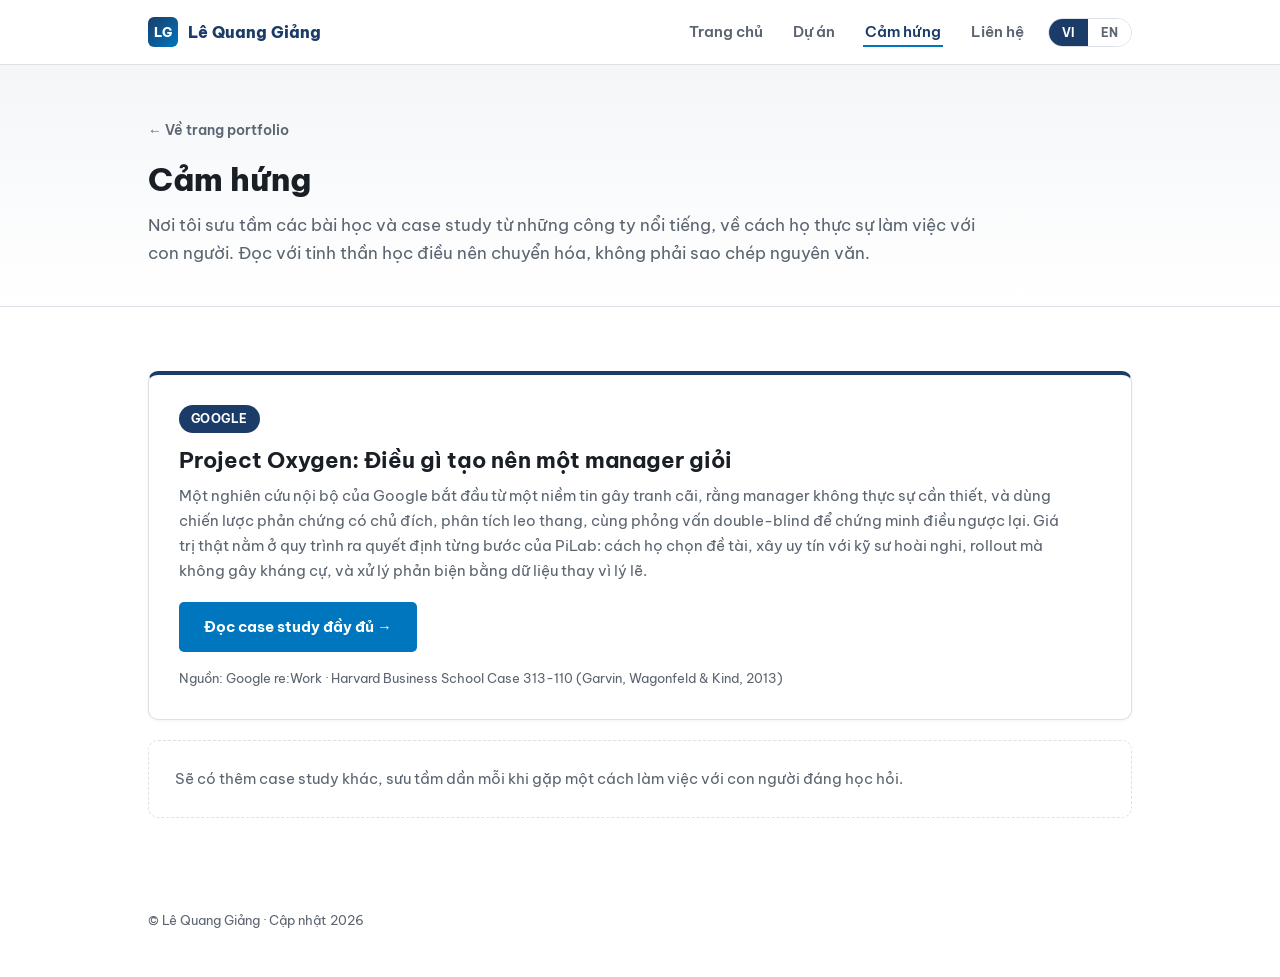
<file: inspiration.html>
<!DOCTYPE html>
<html lang="vi">
<head>
<meta charset="UTF-8">
<meta name="viewport" content="width=device-width, initial-scale=1.0">
<title>Cảm hứng · Lê Quang Giảng</title>
<link rel="preconnect" href="https://fonts.googleapis.com">
<link rel="preconnect" href="https://fonts.gstatic.com" crossorigin>
<link href="https://fonts.googleapis.com/css2?family=Be+Vietnam+Pro:wght@300;400;500;600;700;800&display=swap" rel="stylesheet">
<link rel="stylesheet" href="styles.css">
</head>
<body>

<header class="site-nav">
  <div class="nav-inner">
    <a href="index.html" class="nav-brand">
      <span class="mark">LG</span>
      <span class="name">Lê Quang Giảng</span>
    </a>
    <div class="nav-right">
      <button class="nav-toggle" id="navToggle" aria-label="Menu"><span></span></button>
      <ul class="nav-links" id="navLinks">
        <li><a href="index.html#home" data-en="Home">Trang chủ</a></li>
        <li><a href="index.html#projects" data-en="Projects">Dự án</a></li>
        <li><a href="inspiration.html" class="active" data-en="Inspiration">Cảm hứng</a></li>
        <li><a href="index.html#contact" data-en="Contact">Liên hệ</a></li>
      </ul>
      <div class="lang-toggle">
        <button class="lang-btn active" data-lang="vi">VI</button>
        <button class="lang-btn" data-lang="en">EN</button>
      </div>
    </div>
  </div>
</header>

<div class="detail-header">
  <div class="wrap">
    <a href="index.html" class="back-link" data-en="&larr; Back to portfolio">&larr; Về trang portfolio</a>
    <h1 data-en="Inspiration">Cảm hứng</h1>
    <p class="subtitle" data-en="A collection of lessons and case studies from well-known companies, focused on how they actually work with people. Read in the spirit of learning what to adapt, not what to copy wholesale.">Nơi tôi sưu tầm các bài học và case study từ những công ty nổi tiếng, về cách họ thực sự làm việc với con người. Đọc với tinh thần học điều nên chuyển hóa, không phải sao chép nguyên văn.</p>
  </div>
</div>

<section id="cases">
  <div class="wrap">
    <div class="case-grid">

      <div class="case-card">
        <div class="case-tag">Google</div>
        <h3 data-en="Project Oxygen: What Makes a Great Manager">Project Oxygen: Điều gì tạo nên một manager giỏi</h3>
        <p class="case-teaser" data-en="An internal Google study that started from a controversial belief, that managers aren't really necessary, and used a deliberate falsification strategy, escalating analysis, and double-blind interviews to prove the opposite. The real value here is PiLab's step-by-step decision process: how they chose the problem, built credibility with skeptical engineers, rolled it out without triggering resistance, and handled pushback with data instead of argument.">Một nghiên cứu nội bộ của Google bắt đầu từ một niềm tin gây tranh cãi, rằng manager không thực sự cần thiết, và dùng chiến lược phản chứng có chủ đích, phân tích leo thang, cùng phỏng vấn double-blind để chứng minh điều ngược lại. Giá trị thật nằm ở quy trình ra quyết định từng bước của PiLab: cách họ chọn đề tài, xây uy tín với kỹ sư hoài nghi, rollout mà không gây kháng cự, và xử lý phản biện bằng dữ liệu thay vì lý lẽ.</p>
        <div class="card-btns">
          <a href="case-google-oxygen.html" class="btn btn-primary" data-en="Read the full case study →">Đọc case study đầy đủ →</a>
        </div>
        <div class="case-meta" data-en="Source: Google re:Work · Harvard Business School Case 313-110 (Garvin, Wagonfeld &amp; Kind, 2013)">Nguồn: Google re:Work · Harvard Business School Case 313-110 (Garvin, Wagonfeld &amp; Kind, 2013)</div>
      </div>

      <div class="case-more" data-en="More case studies are coming, collected whenever a company's approach to people is worth learning from.">Sẽ có thêm case study khác, sưu tầm dần mỗi khi gặp một cách làm việc với con người đáng học hỏi.</div>

    </div>
  </div>
</section>

<footer class="site-footer">
  <div class="wrap">
    <span data-en="© Lê Quang Giảng · Updated 2026">© Lê Quang Giảng · Cập nhật 2026</span>
  </div>
</footer>

<script src="main.js"></script>
</body>
</html>
</file>
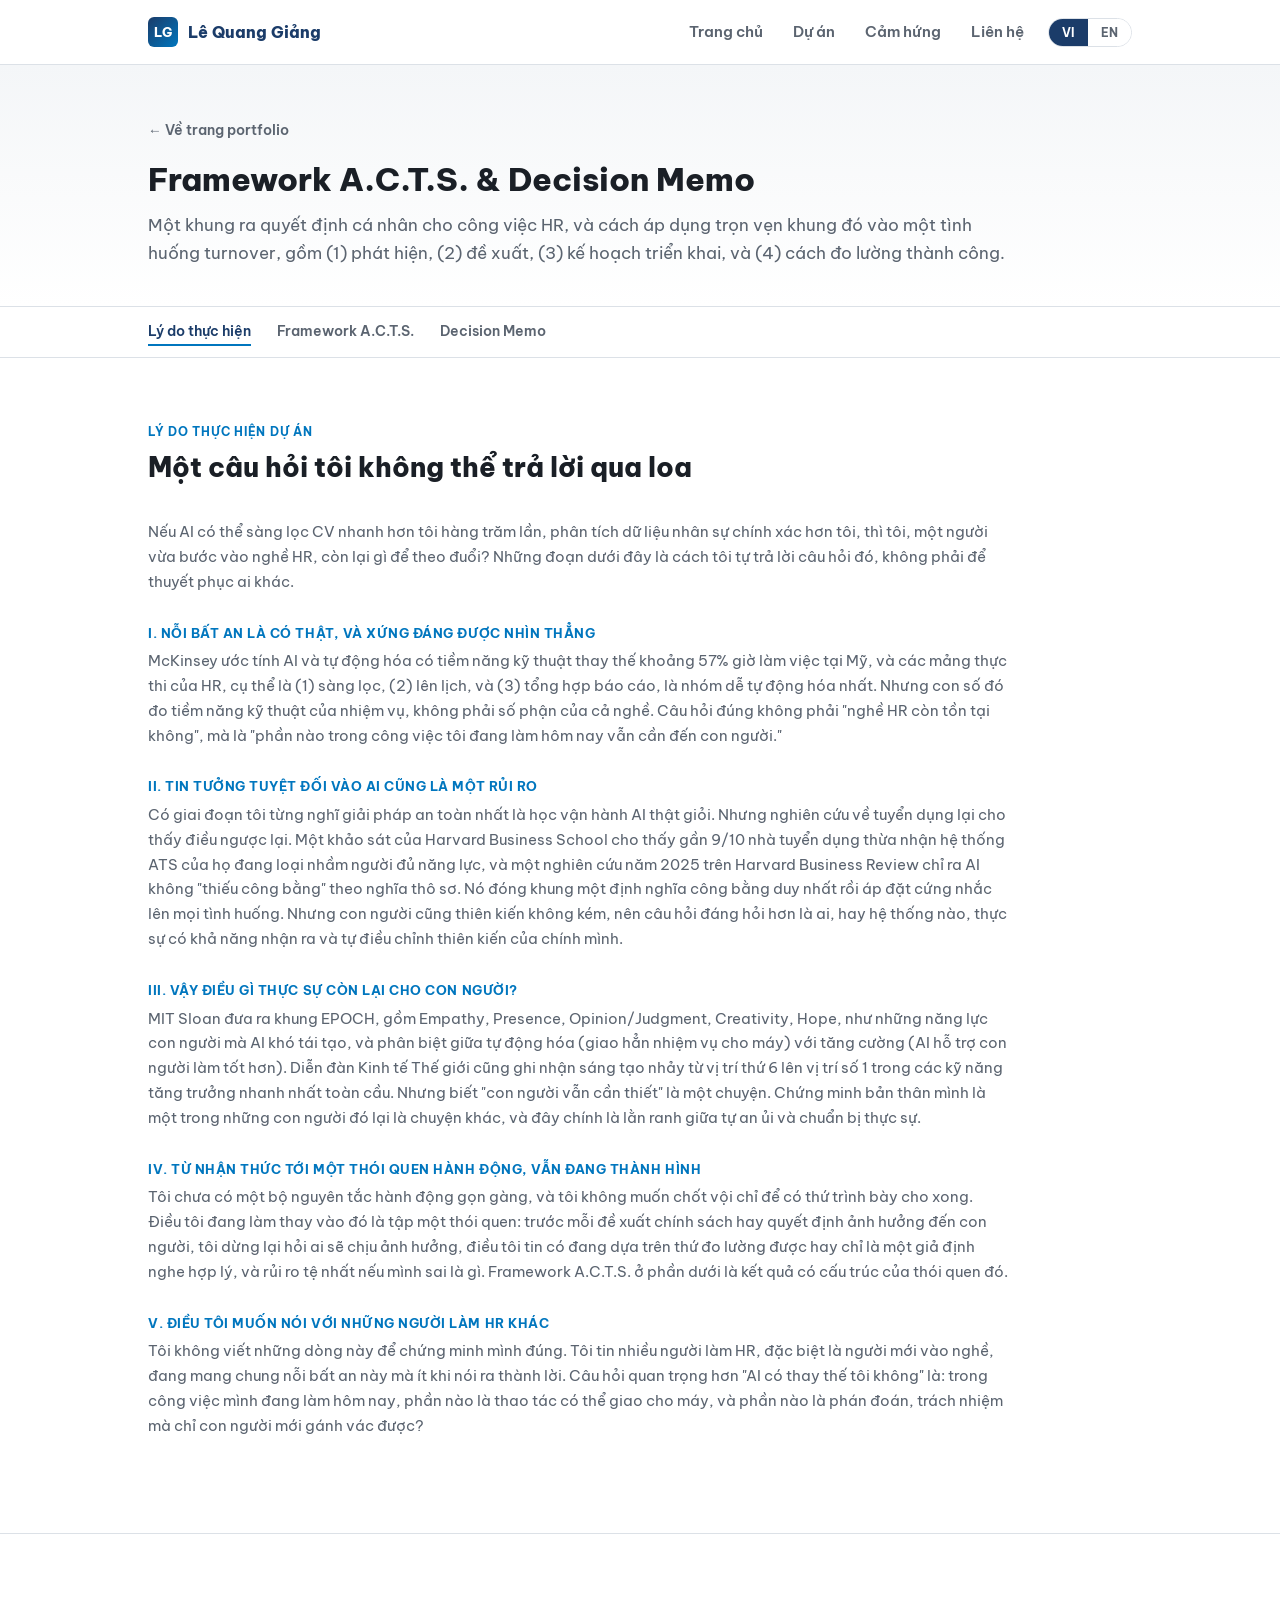
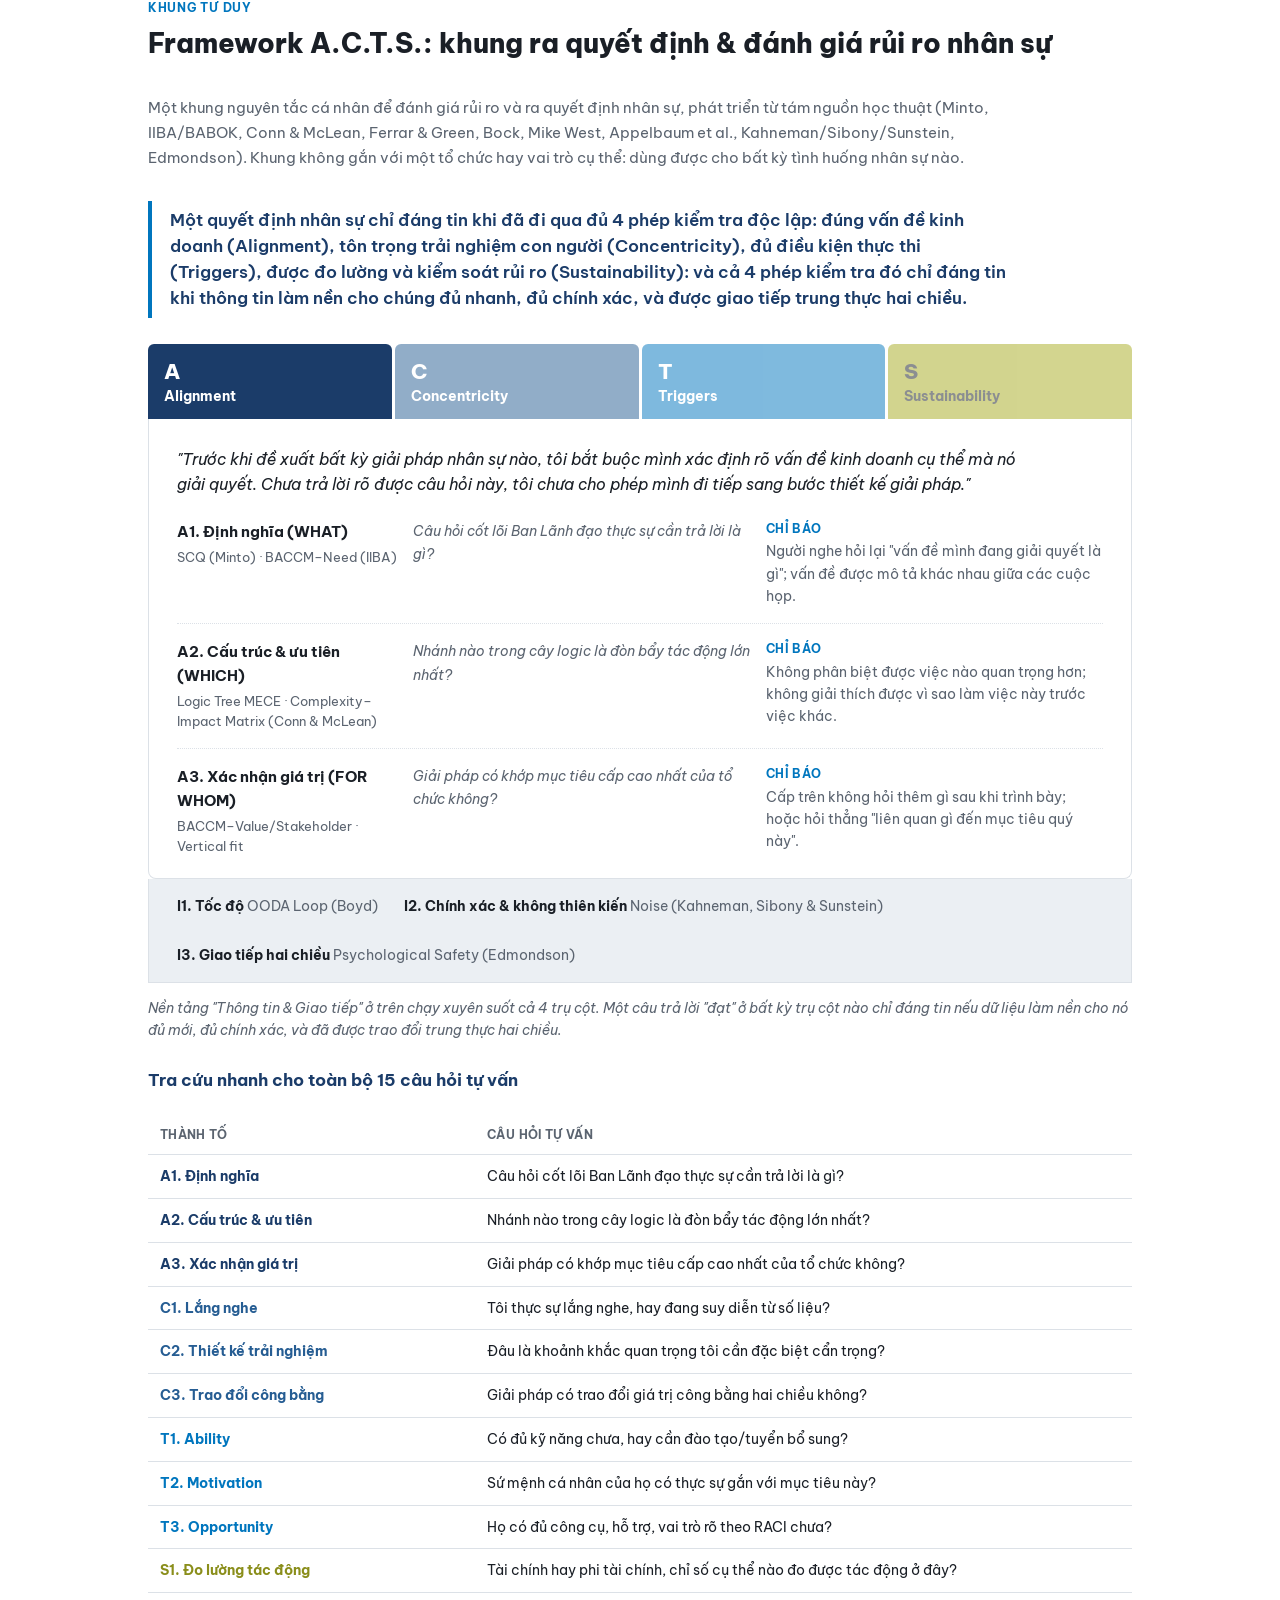
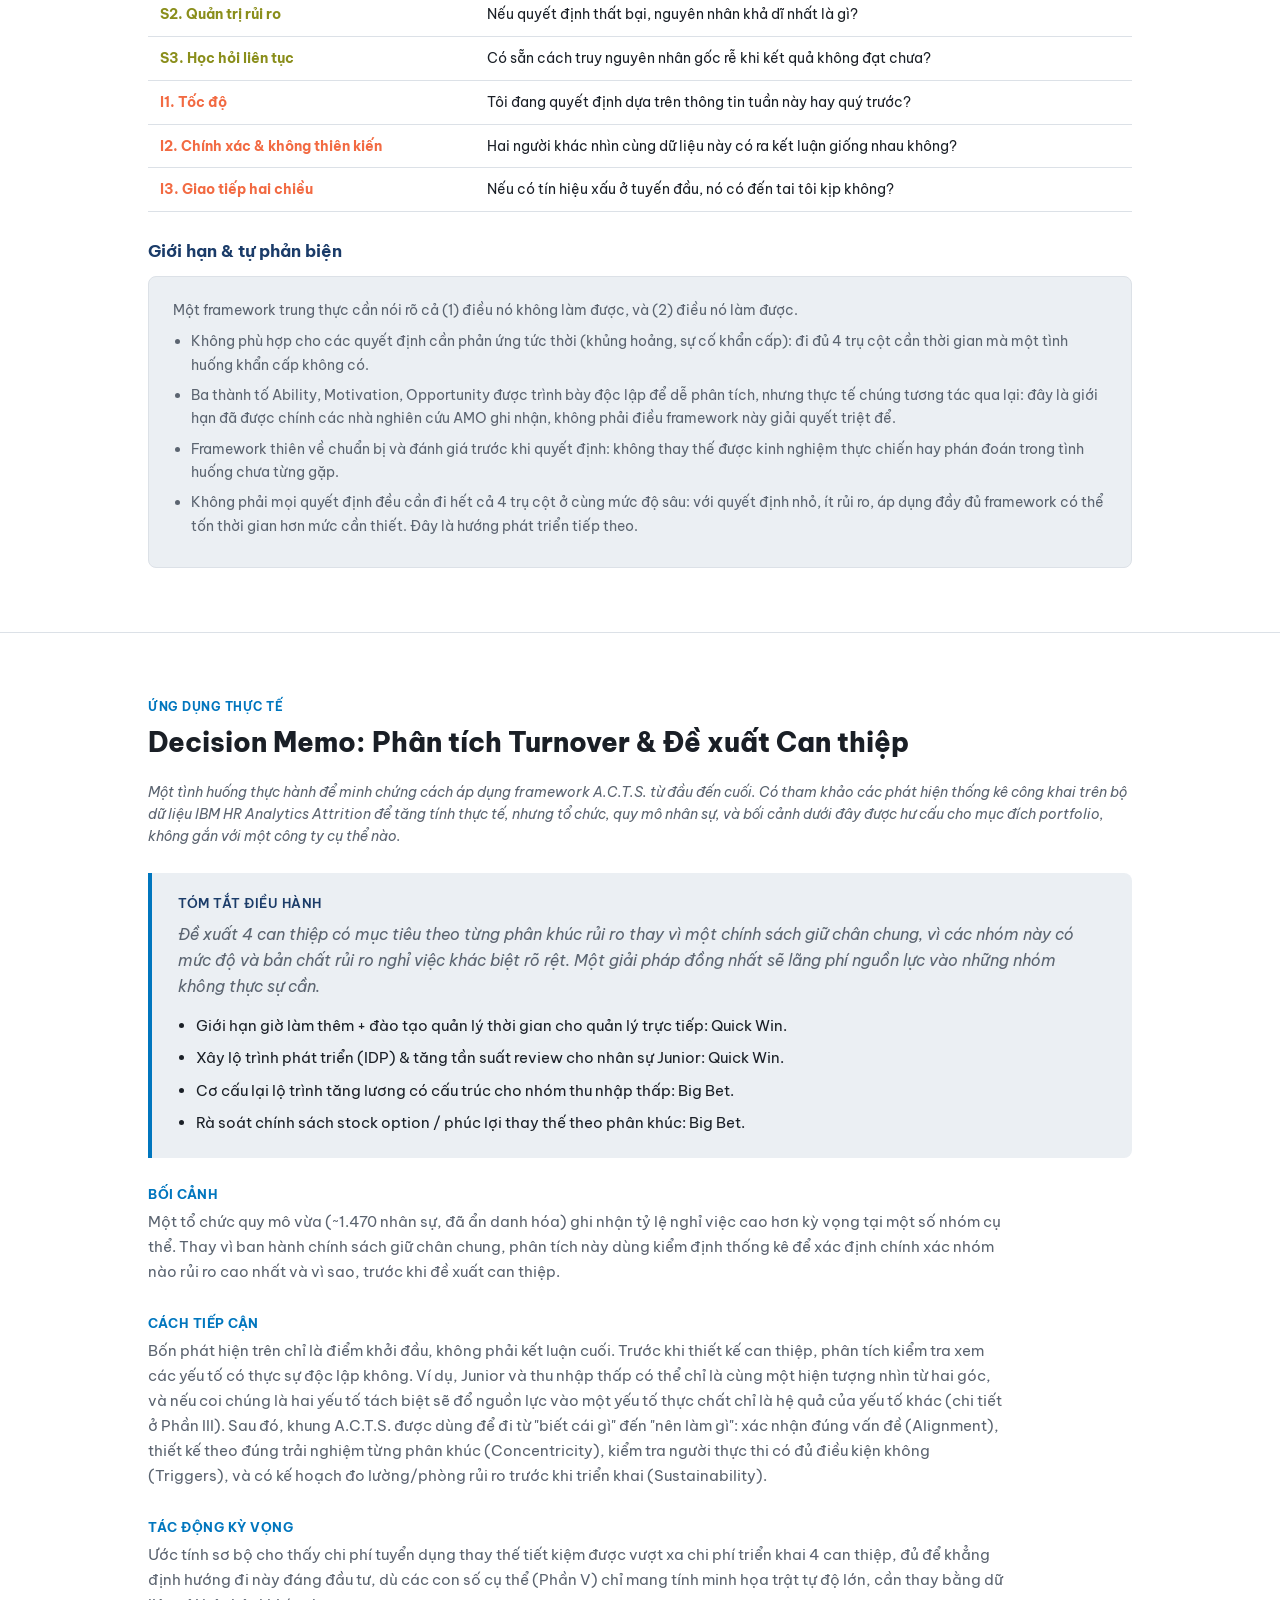
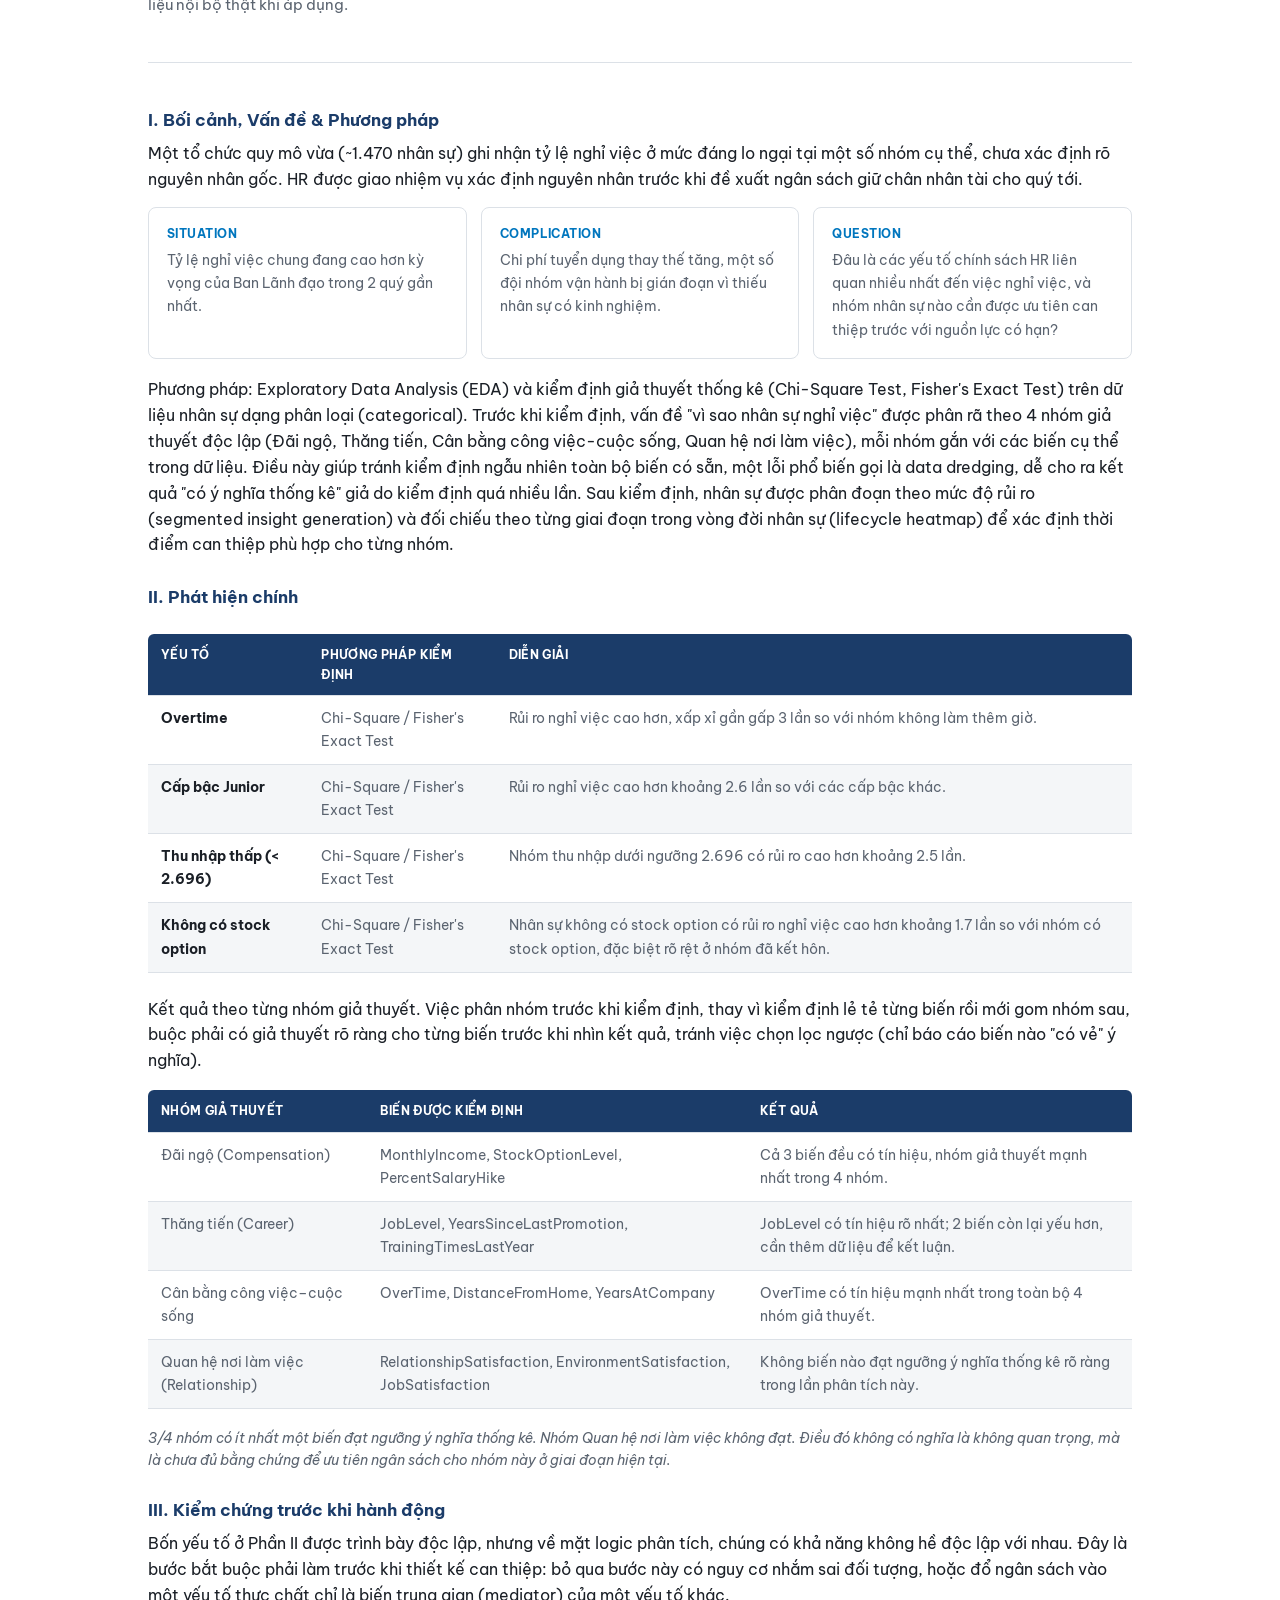
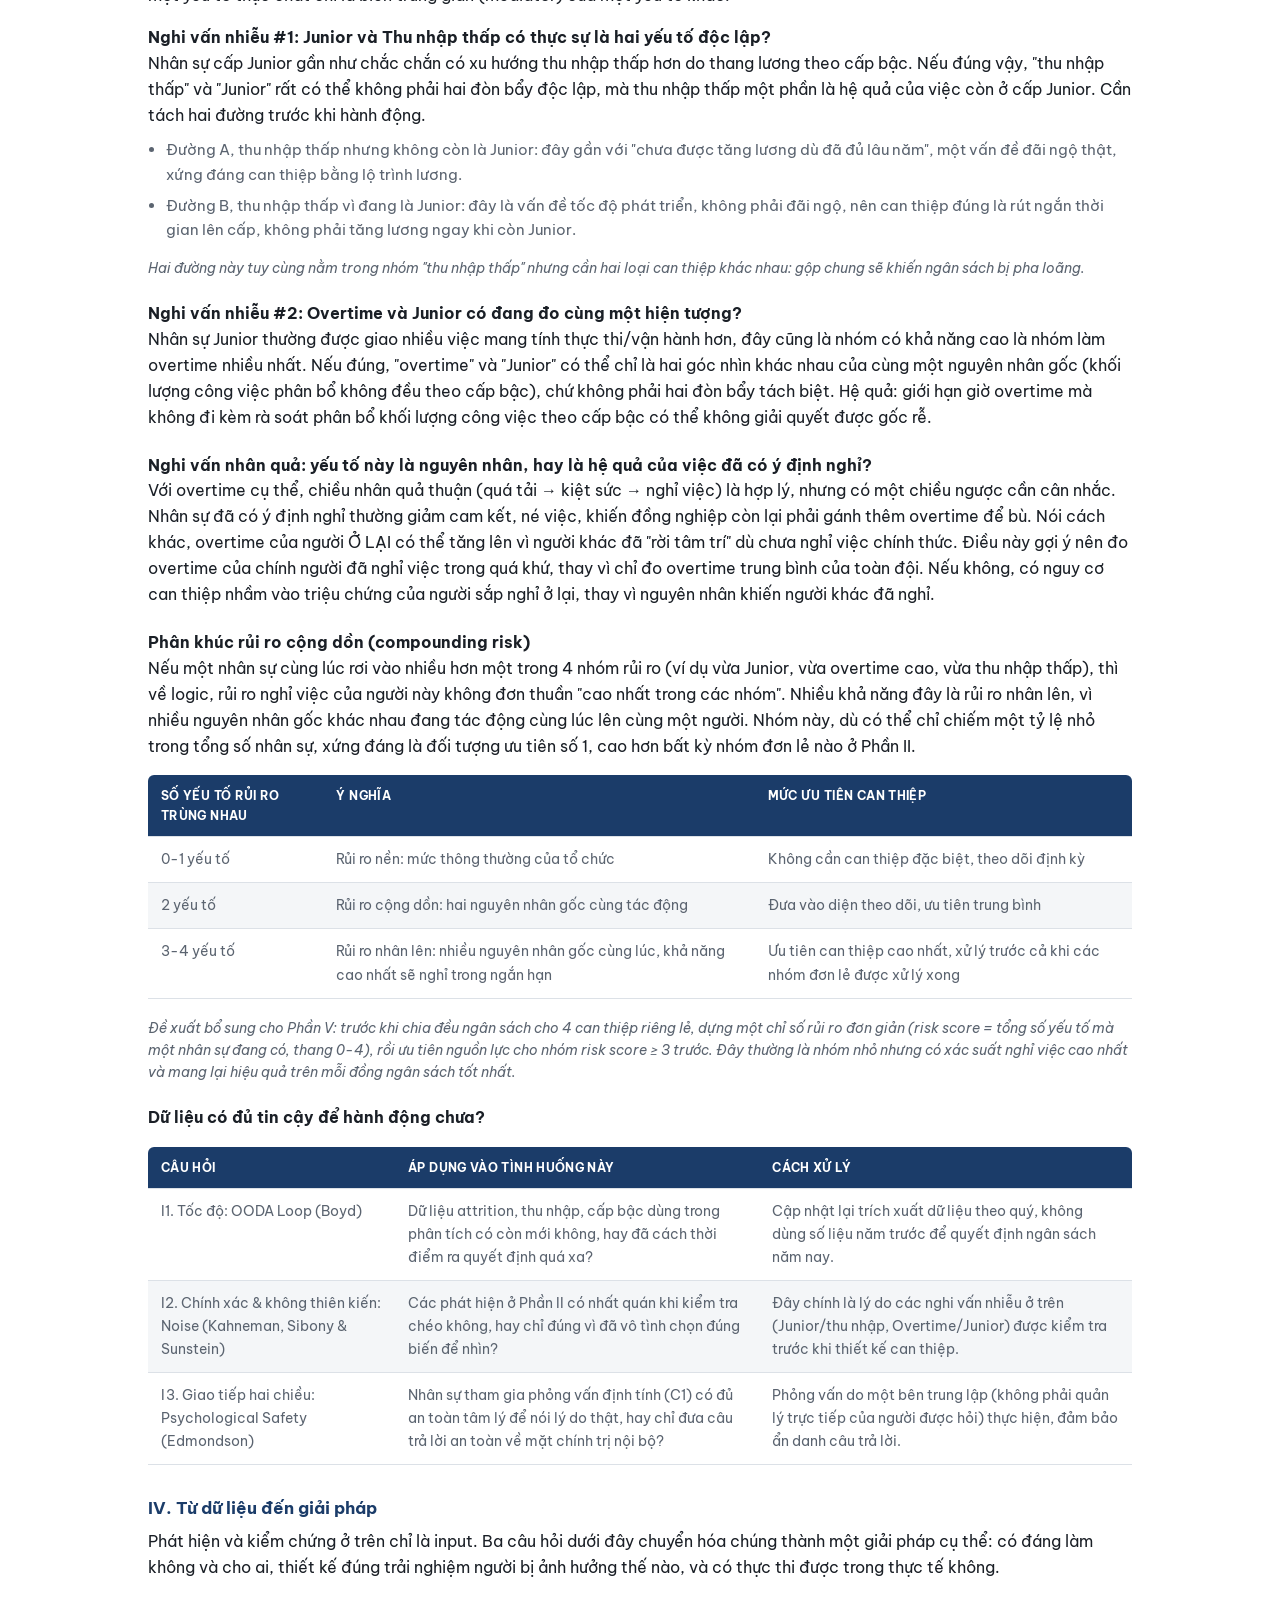
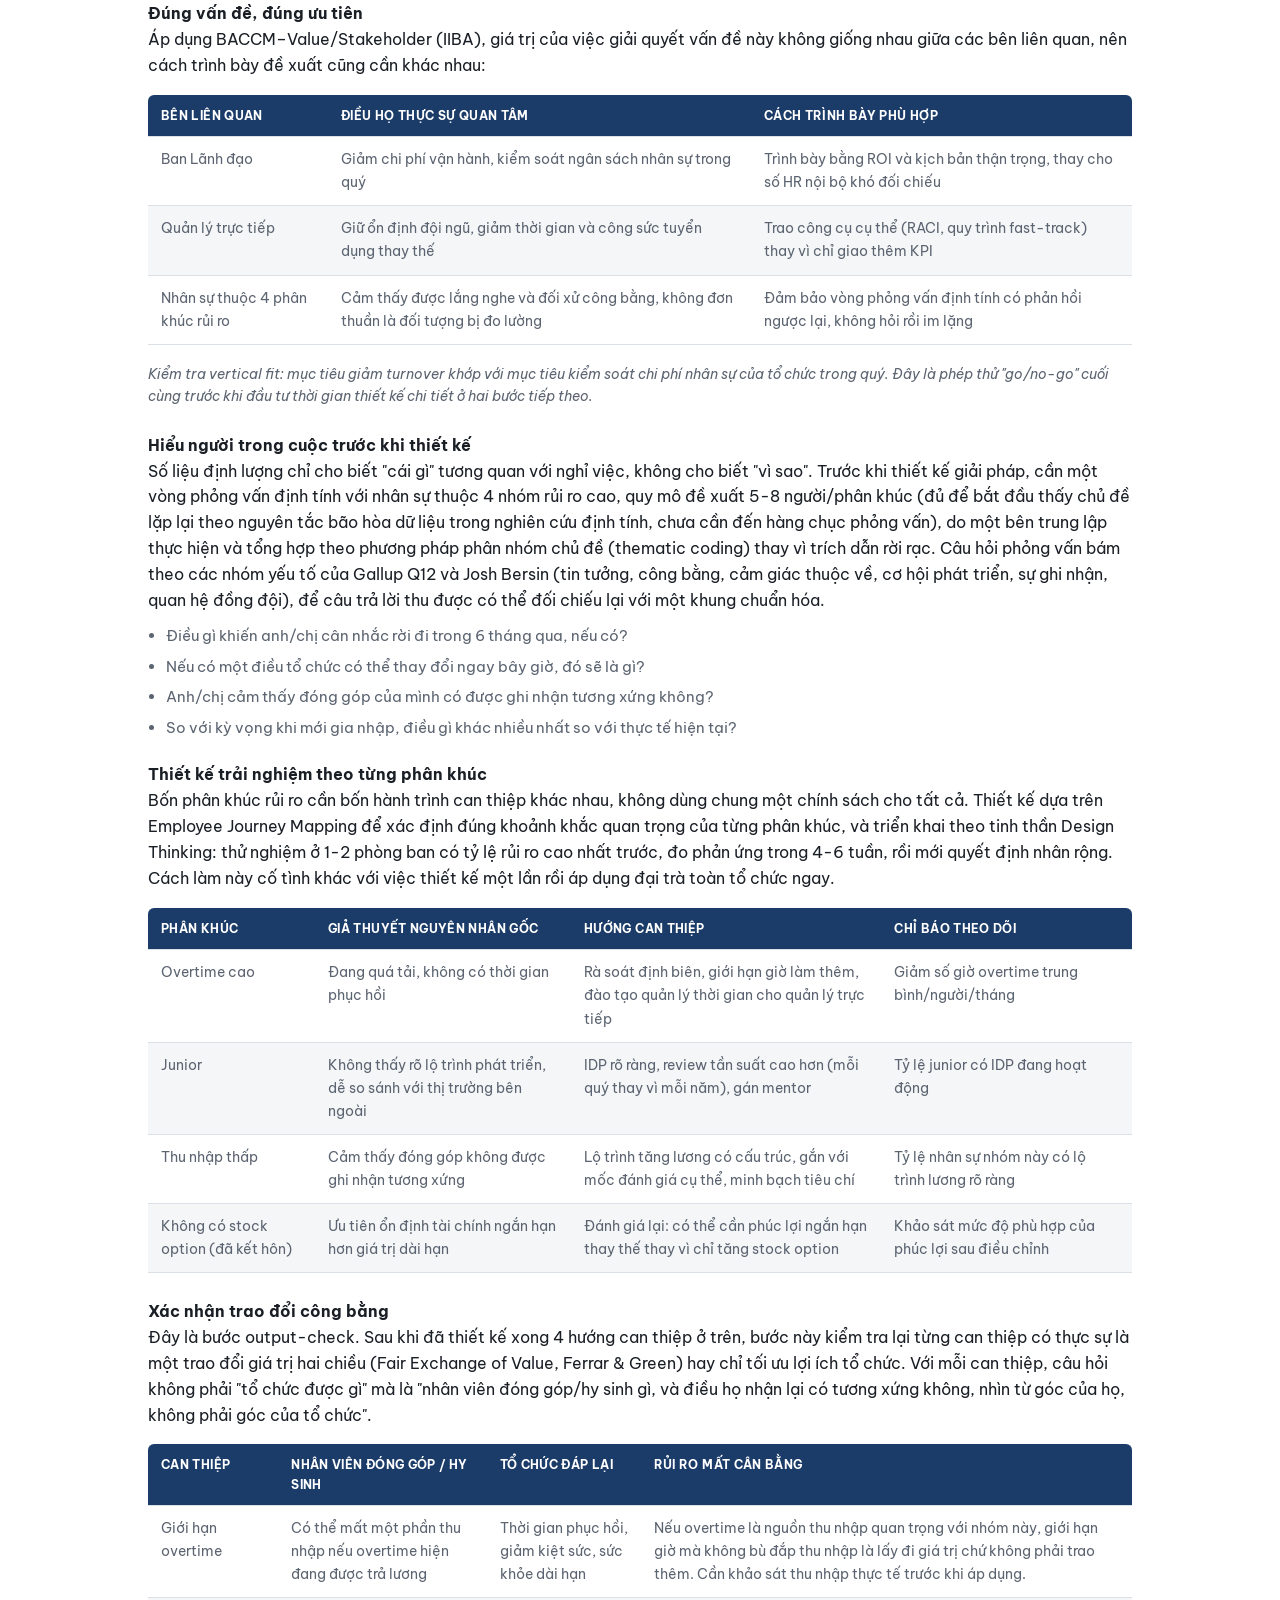
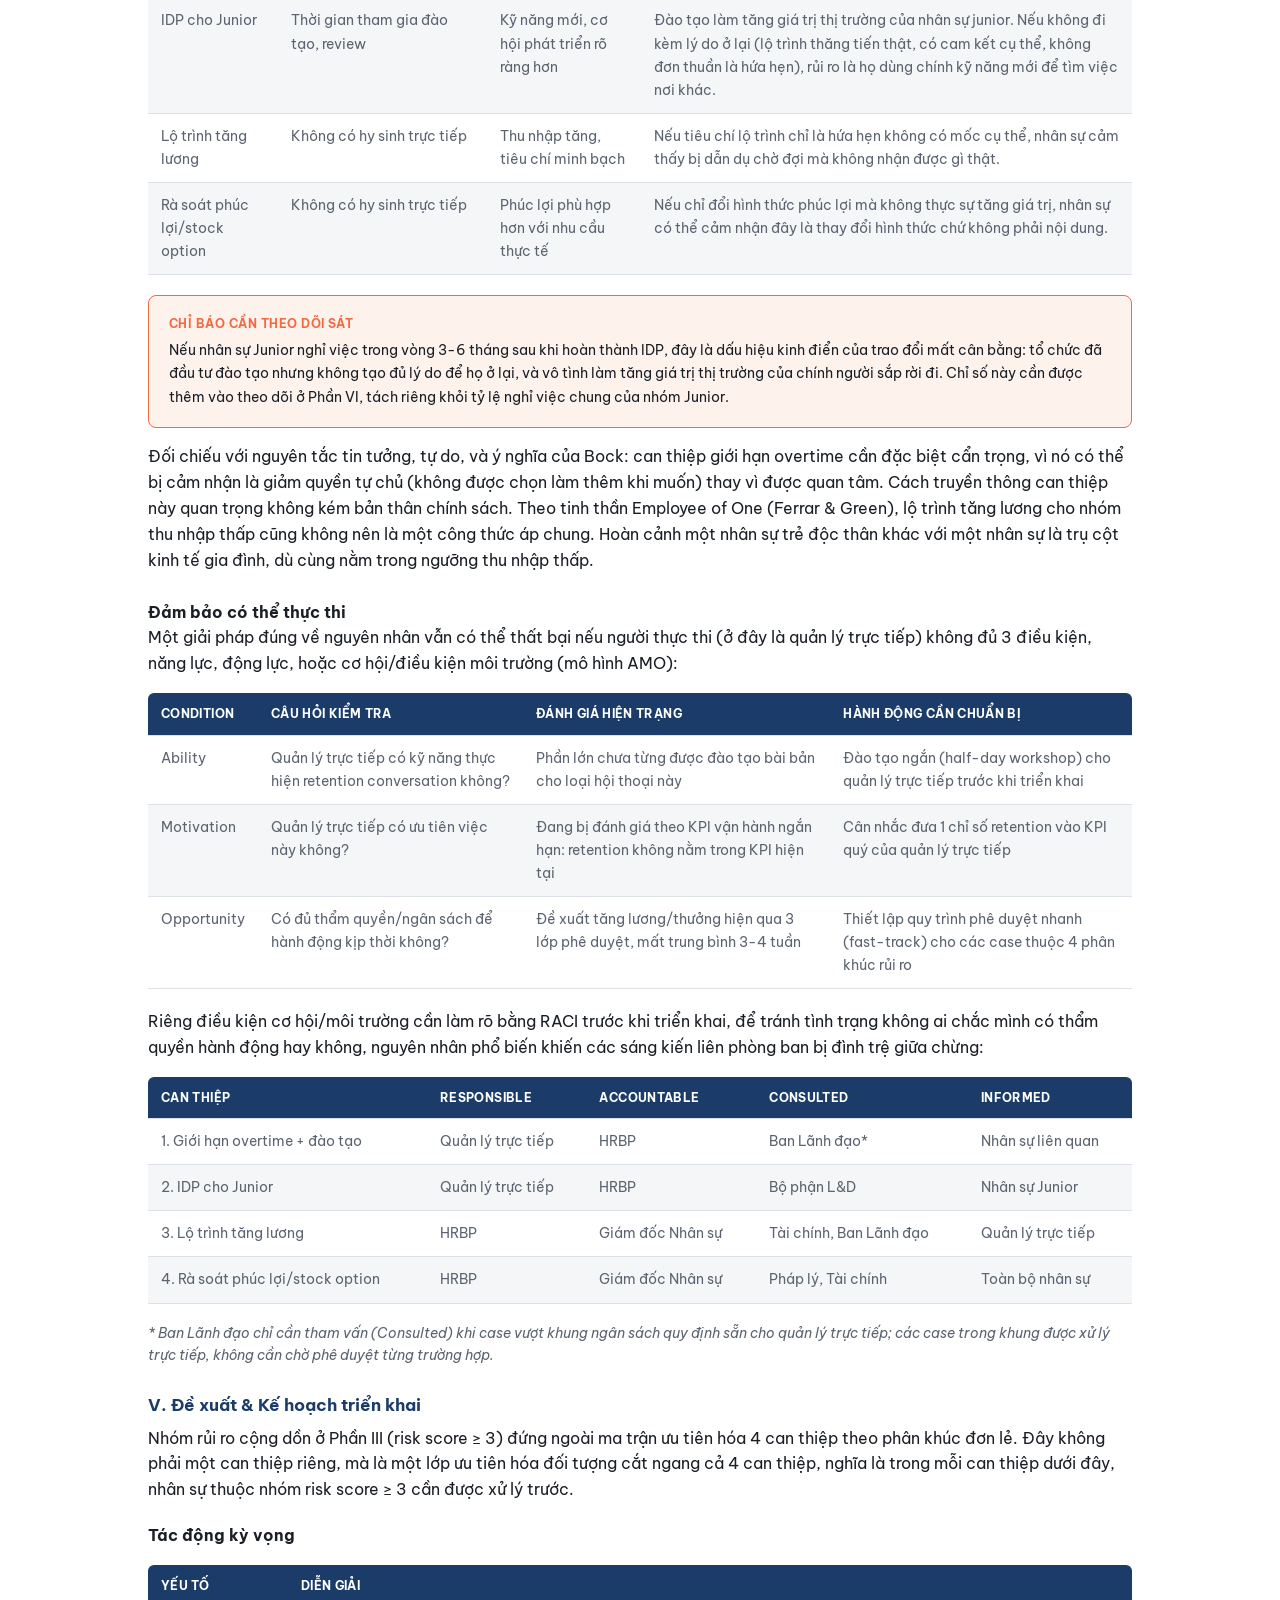
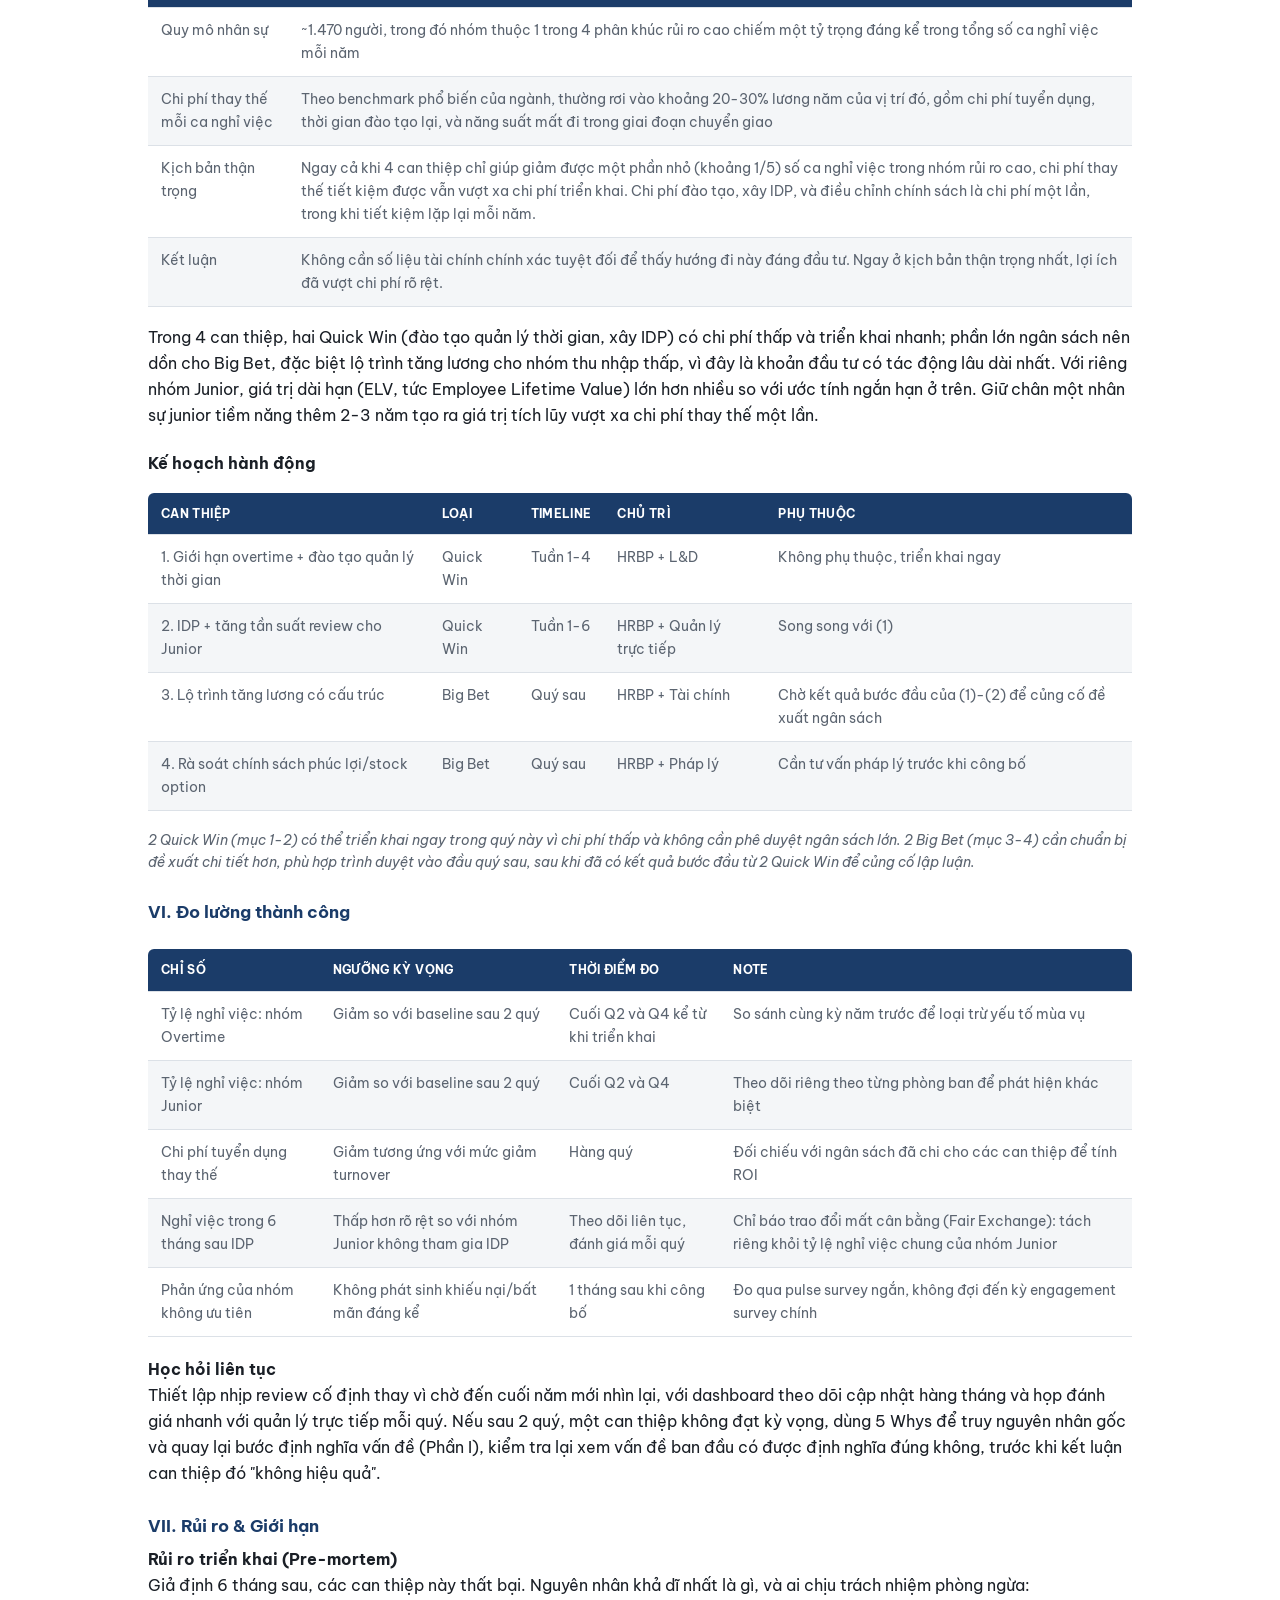
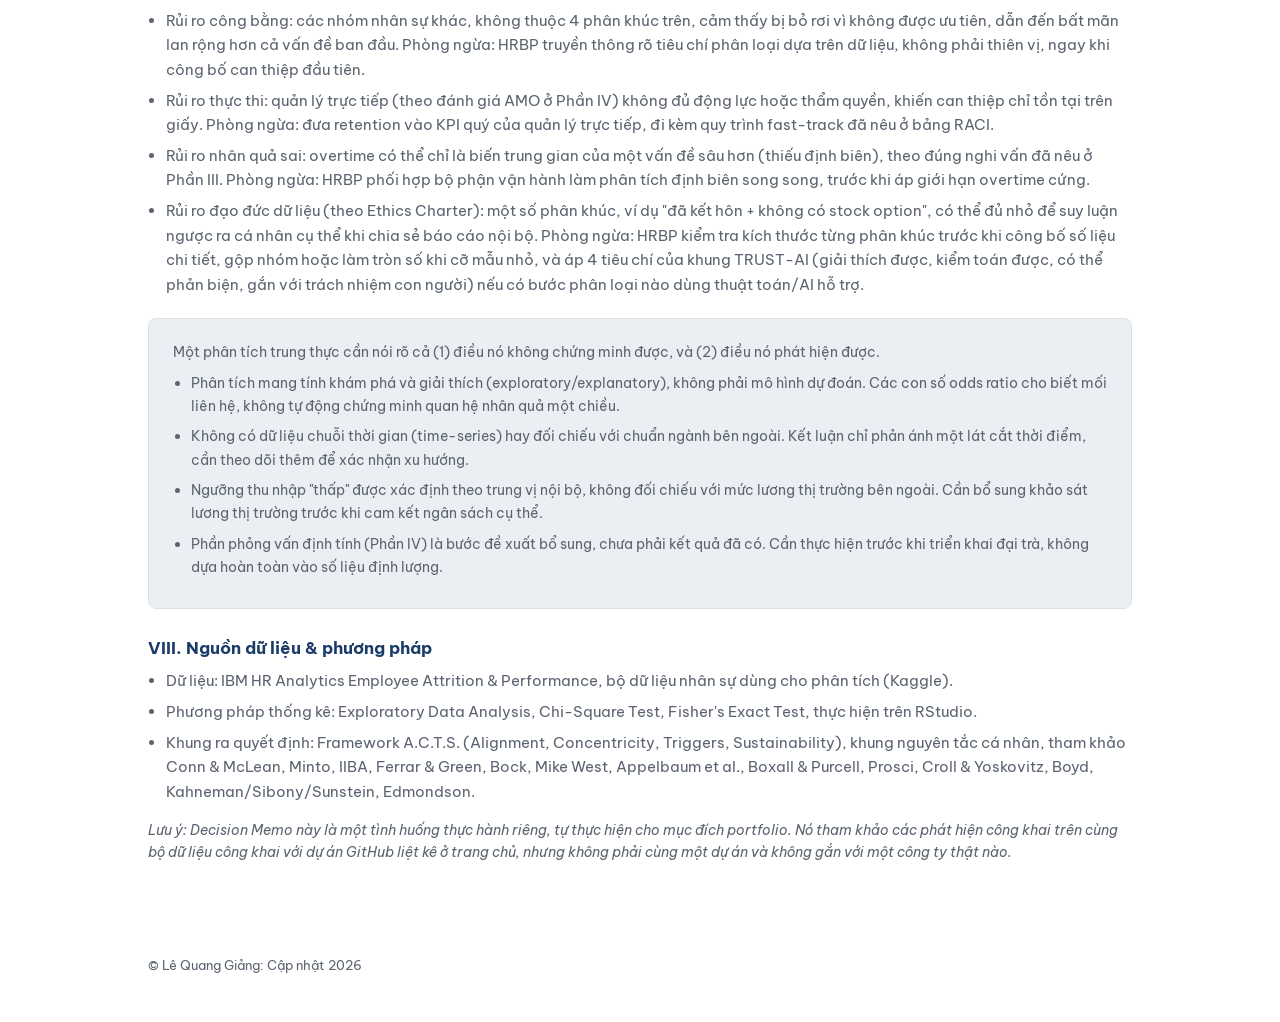
<file: project.html>
<!DOCTYPE html>
<html lang="vi">
<head>
<meta charset="UTF-8">
<meta name="viewport" content="width=device-width, initial-scale=1.0">
<title>Framework A.C.T.S. &amp; Decision Memo · Lê Quang Giảng</title>
<link rel="preconnect" href="https://fonts.googleapis.com">
<link rel="preconnect" href="https://fonts.gstatic.com" crossorigin>
<link href="https://fonts.googleapis.com/css2?family=Be+Vietnam+Pro:wght@300;400;500;600;700;800&display=swap" rel="stylesheet">
<link rel="stylesheet" href="styles.css">
</head>
<body>

<header class="site-nav">
  <div class="nav-inner">
    <a href="index.html" class="nav-brand">
      <span class="mark">LG</span>
      <span class="name">Lê Quang Giảng</span>
    </a>
    <div class="nav-right">
      <button class="nav-toggle" id="navToggle" aria-label="Menu"><span></span></button>
      <ul class="nav-links" id="navLinks">
        <li><a href="index.html#home" data-en="Home">Trang chủ</a></li>
        <li><a href="index.html#projects" data-en="Projects">Dự án</a></li>
        <li><a href="inspiration.html" data-en="Inspiration">Cảm hứng</a></li>
        <li><a href="index.html#contact" data-en="Contact">Liên hệ</a></li>
      </ul>
      <div class="lang-toggle">
        <button class="lang-btn active" data-lang="vi">VI</button>
        <button class="lang-btn" data-lang="en">EN</button>
      </div>
    </div>
  </div>
</header>

<div class="detail-header">
  <div class="wrap">
    <a href="index.html" class="back-link" data-en="&larr; Back to portfolio">&larr; Về trang portfolio</a>
    <h1 data-en="Framework A.C.T.S. &amp; Decision Memo">Framework A.C.T.S. &amp; Decision Memo</h1>
    <p class="subtitle" data-en="A personal decision-making framework for HR, and its full application to a turnover case, covering (1) findings, (2) a proposal, (3) a rollout plan, and (4) how success is measured.">Một khung ra quyết định cá nhân cho công việc HR, và cách áp dụng trọn vẹn khung đó vào một tình huống turnover, gồm (1) phát hiện, (2) đề xuất, (3) kế hoạch triển khai, và (4) cách đo lường thành công.</p>
  </div>
</div>

<nav class="local-nav">
  <div class="local-nav-inner">
    <a href="#why" data-en="Why this project">Lý do thực hiện</a>
    <a href="#framework" data-en="Framework A.C.T.S.">Framework A.C.T.S.</a>
    <a href="#memo" data-en="Decision Memo">Decision Memo</a>
  </div>
</nav>

<!-- ============================================================
     WHY THIS PROJECT
     ============================================================ -->
<section id="why">
  <div class="wrap">
    <div class="section-head">
      <div class="eyebrow" data-en="Why I built this">Lý do thực hiện dự án</div>
      <h2 data-en="A question I couldn't answer casually">Một câu hỏi tôi không thể trả lời qua loa</h2>
    </div>

    <div class="memo-section">
      <p data-en="If AI can screen resumes hundreds of times faster than I can, and analyze HR data more precisely than I can, what's left for someone who just entered the HR profession to pursue? The paragraphs below are how I worked through that question for myself, not an attempt to convince anyone else.">Nếu AI có thể sàng lọc CV nhanh hơn tôi hàng trăm lần, phân tích dữ liệu nhân sự chính xác hơn tôi, thì tôi, một người vừa bước vào nghề HR, còn lại gì để theo đuổi? Những đoạn dưới đây là cách tôi tự trả lời câu hỏi đó, không phải để thuyết phục ai khác.</p>
    </div>

    <div class="memo-section">
      <h4 class="mh" data-en="I. The anxiety is real, and it deserves an honest look">I. Nỗi bất an là có thật, và xứng đáng được nhìn thẳng</h4>
      <p data-en="McKinsey estimates AI and automation have the technical potential to displace about 57% of work hours in the US, and the most execution-heavy parts of HR, meaning (1) screening, (2) scheduling, and (3) reporting, are the most automatable. But that number measures the technical potential of a task, not the fate of a profession. The right question isn't whether the HR profession will survive. It's which part of what I do today still needs a human.">McKinsey ước tính AI và tự động hóa có tiềm năng kỹ thuật thay thế khoảng 57% giờ làm việc tại Mỹ, và các mảng thực thi của HR, cụ thể là (1) sàng lọc, (2) lên lịch, và (3) tổng hợp báo cáo, là nhóm dễ tự động hóa nhất. Nhưng con số đó đo tiềm năng kỹ thuật của nhiệm vụ, không phải số phận của cả nghề. Câu hỏi đúng không phải "nghề HR còn tồn tại không", mà là "phần nào trong công việc tôi đang làm hôm nay vẫn cần đến con người."</p>
    </div>

    <div class="memo-section">
      <h4 class="mh" data-en="II. Trusting AI completely turned out to be its own risk">II. Tin tưởng tuyệt đối vào AI cũng là một rủi ro</h4>
      <p data-en="I once thought the safest path was to become excellent at operating AI tools. But hiring research points the other way. A Harvard Business School survey found nearly 9 in 10 employers admit their applicant tracking systems screen out qualified candidates, and a 2025 Harvard Business Review study found AI systems aren't &quot;unfair&quot; in a crude sense. They lock in a single definition of fairness and apply it rigidly to every situation. Humans are just as biased, though, so the better question is who, or what system, is actually capable of noticing and correcting its own bias.">Có giai đoạn tôi từng nghĩ giải pháp an toàn nhất là học vận hành AI thật giỏi. Nhưng nghiên cứu về tuyển dụng lại cho thấy điều ngược lại. Một khảo sát của Harvard Business School cho thấy gần 9/10 nhà tuyển dụng thừa nhận hệ thống ATS của họ đang loại nhầm người đủ năng lực, và một nghiên cứu năm 2025 trên Harvard Business Review chỉ ra AI không "thiếu công bằng" theo nghĩa thô sơ. Nó đóng khung một định nghĩa công bằng duy nhất rồi áp đặt cứng nhắc lên mọi tình huống. Nhưng con người cũng thiên kiến không kém, nên câu hỏi đáng hỏi hơn là ai, hay hệ thống nào, thực sự có khả năng nhận ra và tự điều chỉnh thiên kiến của chính mình.</p>
    </div>

    <div class="memo-section">
      <h4 class="mh" data-en="III. What's actually left for a human to do">III. Vậy điều gì thực sự còn lại cho con người?</h4>
      <p data-en="MIT Sloan's EPOCH framework, made up of Empathy, Presence, Opinion/Judgment, Creativity, and Hope, names the human capabilities AI struggles to replicate, and distinguishes automation (handing a task fully to a machine) from augmentation (AI helping a person do better work). The World Economic Forum also recorded creativity jumping from 6th to 1st place among the fastest-growing global skills. But knowing &quot;humans are still needed&quot; is one thing. Proving that I personally am one of those humans is another, and that's the line between self-reassurance and real preparation.">MIT Sloan đưa ra khung EPOCH, gồm Empathy, Presence, Opinion/Judgment, Creativity, Hope, như những năng lực con người mà AI khó tái tạo, và phân biệt giữa tự động hóa (giao hẳn nhiệm vụ cho máy) với tăng cường (AI hỗ trợ con người làm tốt hơn). Diễn đàn Kinh tế Thế giới cũng ghi nhận sáng tạo nhảy từ vị trí thứ 6 lên vị trí số 1 trong các kỹ năng tăng trưởng nhanh nhất toàn cầu. Nhưng biết "con người vẫn cần thiết" là một chuyện. Chứng minh bản thân mình là một trong những con người đó lại là chuyện khác, và đây chính là lằn ranh giữa tự an ủi và chuẩn bị thực sự.</p>
    </div>

    <div class="memo-section">
      <h4 class="mh" data-en="IV. From awareness to a working habit, still taking shape">IV. Từ nhận thức tới một thói quen hành động, vẫn đang thành hình</h4>
      <p data-en="I don't have a tidy set of action principles yet, and I don't want to force one into existence just to have something to present. What I'm building instead is a habit: before any policy proposal or decision affecting people, I stop and ask who will be affected, whether what I believe is true rests on something measurable or just a plausible-sounding assumption, and what the worst case looks like if I'm wrong. The A.C.T.S. framework below is the structured result of that habit.">Tôi chưa có một bộ nguyên tắc hành động gọn gàng, và tôi không muốn chốt vội chỉ để có thứ trình bày cho xong. Điều tôi đang làm thay vào đó là tập một thói quen: trước mỗi đề xuất chính sách hay quyết định ảnh hưởng đến con người, tôi dừng lại hỏi ai sẽ chịu ảnh hưởng, điều tôi tin có đang dựa trên thứ đo lường được hay chỉ là một giả định nghe hợp lý, và rủi ro tệ nhất nếu mình sai là gì. Framework A.C.T.S. ở phần dưới là kết quả có cấu trúc của thói quen đó.</p>
    </div>

    <div class="memo-section">
      <h4 class="mh" data-en="V. What I'd say to other HR professionals">V. Điều tôi muốn nói với những người làm HR khác</h4>
      <p data-en="I'm not writing this to prove myself right. I believe many HR professionals, especially those newer to the field, carry this same unease without often saying it out loud. The question that matters more than &quot;will AI replace me&quot; is: in the work I do today, which part is a task that could be handed to a machine, and which part is judgment and responsibility that only a human can carry?">Tôi không viết những dòng này để chứng minh mình đúng. Tôi tin nhiều người làm HR, đặc biệt là người mới vào nghề, đang mang chung nỗi bất an này mà ít khi nói ra thành lời. Câu hỏi quan trọng hơn "AI có thay thế tôi không" là: trong công việc mình đang làm hôm nay, phần nào là thao tác có thể giao cho máy, và phần nào là phán đoán, trách nhiệm mà chỉ con người mới gánh vác được?</p>
    </div>
  </div>
</section>

<!-- ============================================================
     FRAMEWORK A.C.T.S.: FULL DETAIL
     ============================================================ -->
<section id="framework">
  <div class="wrap">
    <div class="section-head">
      <div class="eyebrow" data-en="Thinking framework">Khung tư duy</div>
      <h2 data-en="Framework A.C.T.S.: a decision-making framework for HR risk">Framework A.C.T.S.: khung ra quyết định &amp; đánh giá rủi ro nhân sự</h2>
    </div>

    <div class="memo-section">
      <p data-en="A personal framework for evaluating risk and making people decisions, developed from eight academic sources (Minto, IIBA/BABOK, Conn &amp; McLean, Ferrar &amp; Green, Bock, Mike West, Appelbaum et al., Kahneman/Sibony/Sunstein, Edmondson). It isn't tied to any one organization or role: it's meant to apply to any HR situation.">Một khung nguyên tắc cá nhân để đánh giá rủi ro và ra quyết định nhân sự, phát triển từ tám nguồn học thuật (Minto, IIBA/BABOK, Conn &amp; McLean, Ferrar &amp; Green, Bock, Mike West, Appelbaum et al., Kahneman/Sibony/Sunstein, Edmondson). Khung không gắn với một tổ chức hay vai trò cụ thể: dùng được cho bất kỳ tình huống nhân sự nào.</p>
    </div>

    <p class="fw-thesis" data-en="A people decision is only trustworthy once it has passed four independent checks: the right business problem (Alignment), respect for human experience (Concentricity), readiness to execute (Triggers), and measured, risk-controlled impact (Sustainability): and all four checks are only trustworthy if the information behind them is current, accurate, and honestly communicated in both directions.">
      Một quyết định nhân sự chỉ đáng tin khi đã đi qua đủ 4 phép kiểm tra độc lập: đúng vấn đề kinh doanh (Alignment), tôn trọng trải nghiệm con người (Concentricity), đủ điều kiện thực thi (Triggers), được đo lường và kiểm soát rủi ro (Sustainability): và cả 4 phép kiểm tra đó chỉ đáng tin khi thông tin làm nền cho chúng đủ nhanh, đủ chính xác, và được giao tiếp trung thực hai chiều.
    </p>

    <div class="acts-tabs" role="tablist" aria-label="4 trụ cột của Framework A.C.T.S.">
      <button class="acts-tab-btn a active" data-pillar="a" role="tab" aria-selected="true"><span class="tab-letter">A</span>Alignment</button>
      <button class="acts-tab-btn c" data-pillar="c" role="tab" aria-selected="false"><span class="tab-letter">C</span>Concentricity</button>
      <button class="acts-tab-btn t" data-pillar="t" role="tab" aria-selected="false"><span class="tab-letter">T</span>Triggers</button>
      <button class="acts-tab-btn s" data-pillar="s" role="tab" aria-selected="false"><span class="tab-letter">S</span>Sustainability</button>
    </div>

    <div class="acts-panel active" data-panel="a" role="tabpanel">
      <p class="principle" data-en="&quot;Before proposing any HR solution, I require myself to clearly identify the specific business problem it solves. Until that's answered, I don't let myself move on to designing a solution.&quot;">"Trước khi đề xuất bất kỳ giải pháp nhân sự nào, tôi bắt buộc mình xác định rõ vấn đề kinh doanh cụ thể mà nó giải quyết. Chưa trả lời rõ được câu hỏi này, tôi chưa cho phép mình đi tiếp sang bước thiết kế giải pháp."</p>
      <div class="comp-table">
        <div class="comp-row">
          <div><div class="comp-name" data-en="A1. Definition (WHAT)">A1. Định nghĩa (WHAT)</div><div class="comp-tool">SCQ (Minto) · BACCM–Need (IIBA)</div></div>
          <div class="comp-q" data-en="What's the core question leadership actually needs answered?">Câu hỏi cốt lõi Ban Lãnh đạo thực sự cần trả lời là gì?</div>
          <div class="comp-i"><span class="lbl" data-en="Indicator">Chỉ báo</span><span data-en="Listeners ask back &quot;what problem are we actually solving&quot;; the problem gets described differently across meetings.">Người nghe hỏi lại "vấn đề mình đang giải quyết là gì"; vấn đề được mô tả khác nhau giữa các cuộc họp.</span></div>
        </div>
        <div class="comp-row">
          <div><div class="comp-name" data-en="A2. Structure &amp; priority (WHICH)">A2. Cấu trúc &amp; ưu tiên (WHICH)</div><div class="comp-tool">Logic Tree MECE · Complexity–Impact Matrix (Conn &amp; McLean)</div></div>
          <div class="comp-q" data-en="Which branch of the logic tree is the highest-leverage lever?">Nhánh nào trong cây logic là đòn bẩy tác động lớn nhất?</div>
          <div class="comp-i"><span class="lbl" data-en="Indicator">Chỉ báo</span><span data-en="Can't say which task matters more; can't explain why this comes before that.">Không phân biệt được việc nào quan trọng hơn; không giải thích được vì sao làm việc này trước việc khác.</span></div>
        </div>
        <div class="comp-row">
          <div><div class="comp-name" data-en="A3. Value confirmation (FOR WHOM)">A3. Xác nhận giá trị (FOR WHOM)</div><div class="comp-tool">BACCM–Value/Stakeholder · Vertical fit</div></div>
          <div class="comp-q" data-en="Does the solution match the organization's highest-level goal?">Giải pháp có khớp mục tiêu cấp cao nhất của tổ chức không?</div>
          <div class="comp-i"><span class="lbl" data-en="Indicator">Chỉ báo</span><span data-en="Leadership asks nothing further after the pitch, or asks outright &quot;how does this relate to this quarter's goal.&quot;">Cấp trên không hỏi thêm gì sau khi trình bày; hoặc hỏi thẳng "liên quan gì đến mục tiêu quý này".</span></div>
        </div>
      </div>
    </div>

    <div class="acts-panel" data-panel="c" role="tabpanel">
      <p class="principle" data-en="&quot;I don't design policy from operational data alone. Before finalizing any solution, I check it against the real experience of the people it will directly affect.&quot;">"Tôi không thiết kế chính sách chỉ dựa trên dữ liệu vận hành. Trước khi chốt bất kỳ giải pháp nào, tôi đối chiếu lại với trải nghiệm thực tế của người sẽ chịu ảnh hưởng trực tiếp."</p>
      <div class="comp-table">
        <div class="comp-row">
          <div><div class="comp-name" data-en="C1. Listening (Input)">C1. Lắng nghe (Input)</div><div class="comp-tool" data-en="Pulse survey, text analytics (West) · Gallup Q12 · Josh Bersin">Pulse survey, text analytics (West) · Gallup Q12 · Josh Bersin</div></div>
          <div class="comp-q" data-en="Am I really listening, or inferring from numbers?">Tôi thực sự lắng nghe, hay đang suy diễn từ số liệu?</div>
          <div class="comp-i"><span class="lbl" data-en="Indicator">Chỉ báo</span><span data-en="Low survey response rate; open-text answers keep repeating a theme policy has never addressed.">Tỷ lệ phản hồi khảo sát thấp; câu trả lời định tính lặp lại chủ đề chưa từng được chính sách nhắc đến.</span></div>
        </div>
        <div class="comp-row">
          <div><div class="comp-name" data-en="C2. Experience design (Process)">C2. Thiết kế trải nghiệm (Process)</div><div class="comp-tool" data-en="Employee Journey Mapping (West) · Design Thinking">Employee Journey Mapping (West) · Design Thinking</div></div>
          <div class="comp-q" data-en="Where's the moment that most deserves extra care?">Đâu là khoảnh khắc quan trọng tôi cần đặc biệt cẩn trọng?</div>
          <div class="comp-i"><span class="lbl" data-en="Indicator">Chỉ báo</span><span data-en="The same experience is applied to groups with clearly different circumstances.">Trải nghiệm giống hệt nhau cho các nhóm có hoàn cảnh khác biệt rõ rệt.</span></div>
        </div>
        <div class="comp-row">
          <div><div class="comp-name" data-en="C3. Confirming fair exchange (Output)">C3. Xác nhận trao đổi công bằng (Output)</div><div class="comp-tool" data-en="Fair Exchange of Value, Employee of One (Ferrar &amp; Green) · Bock">Fair Exchange of Value, Employee of One (Ferrar &amp; Green) · Bock</div></div>
          <div class="comp-q" data-en="Does the solution exchange value fairly in both directions?">Giải pháp có trao đổi giá trị công bằng hai chiều không?</div>
          <div class="comp-i"><span class="lbl" data-en="Indicator">Chỉ báo</span><span data-en="An employee leaves right after benefiting from a company investment.">Nhân viên rời đi ngay sau khi vừa hưởng lợi từ một khoản đầu tư của công ty.</span></div>
        </div>
      </div>
    </div>

    <div class="acts-panel" data-panel="t" role="tabpanel">
      <p class="principle" data-en="&quot;A solution that's theoretically correct can still fail completely in execution. Before I consider a proposal complete, I check three minimum conditions for it to actually run in the real world.&quot;">"Một giải pháp đúng về mặt lý thuyết vẫn có thể thất bại hoàn toàn khi triển khai. Trước khi coi một đề xuất là hoàn chỉnh, tôi kiểm tra đủ 3 điều kiện tối thiểu để nó thực sự chạy được trong thực tế."</p>
      <div class="comp-table">
        <div class="comp-row">
          <div><div class="comp-name">T1. Ability</div><div class="comp-tool" data-en="CAMS–Capability (West) · ADKAR–Knowledge &amp; Ability (Prosci)">CAMS–Capability (West) · ADKAR–Knowledge &amp; Ability (Prosci)</div></div>
          <div class="comp-q" data-en="Do they have the skill already, or do they need training/hiring?">Có đủ kỹ năng chưa, hay cần đào tạo/tuyển bổ sung?</div>
          <div class="comp-i"><span class="lbl" data-en="Indicator">Chỉ báo</span><span data-en="Asking how to do it more than once; repeating the same mistake despite reminders.">Hỏi lại cách làm nhiều lần; lặp lại cùng một lỗi dù đã được nhắc.</span></div>
        </div>
        <div class="comp-row">
          <div><div class="comp-name">T2. Motivation</div><div class="comp-tool" data-en="CAMS–Motivation (West) · ADKAR–Awareness &amp; Desire (Prosci)">CAMS–Motivation (West) · ADKAR–Awareness &amp; Desire (Prosci)</div></div>
          <div class="comp-q" data-en="Does their personal drive actually connect to this goal?">Sứ mệnh cá nhân của họ có thực sự gắn với mục tiêu này?</div>
          <div class="comp-i"><span class="lbl" data-en="Indicator">Chỉ báo</span><span data-en="Silent when asked for input; does only the bare minimum required.">Im lặng khi được hỏi ý kiến; chỉ làm đúng mức tối thiểu yêu cầu.</span></div>
        </div>
        <div class="comp-row">
          <div><div class="comp-name">T3. Opportunity</div><div class="comp-tool" data-en="CAMS–Alignment &amp; Support (West) · RACI · ADKAR–Reinforcement">CAMS–Alignment &amp; Support (West) · RACI · ADKAR–Reinforcement</div></div>
          <div class="comp-q" data-en="Do they have the tools, support, and clear RACI role?">Họ có đủ công cụ, hỗ trợ, vai trò rõ theo RACI chưa?</div>
          <div class="comp-i"><span class="lbl" data-en="Indicator">Chỉ báo</span><span data-en="Repeatedly asking who's responsible for what; complaints about missing tools or budget.">Liên tục hỏi lại ai chịu trách nhiệm việc gì; phàn nàn thiếu công cụ/ngân sách.</span></div>
        </div>
      </div>
    </div>

    <div class="acts-panel" data-panel="s" role="tabpanel">
      <p class="principle" data-en="&quot;A people decision isn't finished when it's announced. It's only complete once I've measured real impact, war-gamed the failure scenario, and have a learning plan for the next cycle.&quot;">"Một quyết định nhân sự chưa kết thúc khi được ban hành. Nó chỉ thực sự hoàn chỉnh khi tôi đã đo được tác động thật, thử hình dung trước kịch bản thất bại, và có kế hoạch học hỏi cho chu kỳ tiếp theo."</p>
      <div class="comp-table">
        <div class="comp-row">
          <div><div class="comp-name" data-en="S1. Measuring impact">S1. Đo lường tác động</div><div class="comp-tool" data-en="ROI · ELV / NAV (Ferrar &amp; Green; West)">ROI · ELV / NAV (Ferrar &amp; Green; West)</div></div>
          <div class="comp-q" data-en="Financial or non-financial, which specific metric measures impact here?">Tài chính hay phi tài chính, chỉ số cụ thể nào đo được tác động ở đây?</div>
          <div class="comp-i"><span class="lbl" data-en="Indicator">Chỉ báo</span><span data-en="The report only has descriptive figures, no before/after comparison.">Báo cáo chỉ có số liệu mô tả, không có so sánh trước/sau.</span></div>
        </div>
        <div class="comp-row">
          <div><div class="comp-name" data-en="S2. Risk governance">S2. Quản trị rủi ro</div><div class="comp-tool" data-en="Pre-mortem, Ethics Charter (Ferrar &amp; Green) · TRUST-AI framework">Pre-mortem, Ethics Charter (Ferrar &amp; Green) · Khung TRUST-AI</div></div>
          <div class="comp-q" data-en="If this decision fails, what's the most likely cause?">Nếu quyết định thất bại, nguyên nhân khả dĩ nhất là gì?</div>
          <div class="comp-i"><span class="lbl" data-en="Indicator">Chỉ báo</span><span data-en="No one can answer &quot;what happens if this is wrong&quot;; results get published the moment they arrive.">Không ai trả lời được "nếu sai thì hậu quả là gì"; công bố ngay khi vừa có kết quả.</span></div>
        </div>
        <div class="comp-row">
          <div><div class="comp-name" data-en="S3. Continuous learning">S3. Học hỏi liên tục</div><div class="comp-tool" data-en="Build–Measure–Learn (Croll &amp; Yoskovitz) · 5 Whys">Build–Measure–Learn (Croll &amp; Yoskovitz) · 5 Whys</div></div>
          <div class="comp-q" data-en="Is there a way to trace the root cause when results fall short?">Có sẵn cách truy nguyên nhân gốc rễ khi kết quả không đạt chưa?</div>
          <div class="comp-i"><span class="lbl" data-en="Indicator">Chỉ báo</span><span data-en="This period's report has the exact same structure as last period's, with no noted adjustment.">Báo cáo kỳ này giống hệt cấu trúc kỳ trước, không ghi điều chỉnh gì.</span></div>
        </div>
      </div>
    </div>

    <div class="foundation-note">
      <span><b data-en="I1. Speed">I1. Tốc độ</b> <span data-en="OODA Loop (Boyd)">OODA Loop (Boyd)</span></span>
      <span><b data-en="I2. Accuracy &amp; bias">I2. Chính xác &amp; không thiên kiến</b> <span data-en="Noise (Kahneman, Sibony &amp; Sunstein)">Noise (Kahneman, Sibony &amp; Sunstein)</span></span>
      <span><b data-en="I3. Two-way communication">I3. Giao tiếp hai chiều</b> <span data-en="Psychological Safety (Edmondson)">Psychological Safety (Edmondson)</span></span>
    </div>
    <p class="note-line" data-en="This &quot;Information &amp; Communication&quot; foundation runs beneath all four pillars. A &quot;pass&quot; on any single pillar is only trustworthy if the data behind it is current, accurate, and has been honestly exchanged in both directions.">Nền tảng "Thông tin &amp; Giao tiếp" ở trên chạy xuyên suốt cả 4 trụ cột. Một câu trả lời "đạt" ở bất kỳ trụ cột nào chỉ đáng tin nếu dữ liệu làm nền cho nó đủ mới, đủ chính xác, và đã được trao đổi trung thực hai chiều.</p>

    <div class="subhead" data-en="Quick reference for all 15 self-check questions">Tra cứu nhanh cho toàn bộ 15 câu hỏi tự vấn</div>
    <div class="table-wrap">
      <table class="quickref-table">
        <thead><tr><th data-en="Component">Thành tố</th><th data-en="Self-check question">Câu hỏi tự vấn</th></tr></thead>
        <tbody>
          <tr><td class="pillar-tag" style="color:var(--navy)" data-en="A1. Definition">A1. Định nghĩa</td><td data-en="What's the core question leadership actually needs answered?">Câu hỏi cốt lõi Ban Lãnh đạo thực sự cần trả lời là gì?</td></tr>
          <tr><td class="pillar-tag" style="color:var(--navy)" data-en="A2. Structure &amp; priority">A2. Cấu trúc &amp; ưu tiên</td><td data-en="Which branch of the logic tree is the highest-leverage lever?">Nhánh nào trong cây logic là đòn bẩy tác động lớn nhất?</td></tr>
          <tr><td class="pillar-tag" style="color:var(--navy)" data-en="A3. Value confirmation">A3. Xác nhận giá trị</td><td data-en="Does the solution match the organization's highest-level goal?">Giải pháp có khớp mục tiêu cấp cao nhất của tổ chức không?</td></tr>
          <tr><td class="pillar-tag" style="color:var(--blue)" data-en="C1. Listening">C1. Lắng nghe</td><td data-en="Am I really listening, or inferring from numbers?">Tôi thực sự lắng nghe, hay đang suy diễn từ số liệu?</td></tr>
          <tr><td class="pillar-tag" style="color:var(--blue)" data-en="C2. Experience design">C2. Thiết kế trải nghiệm</td><td data-en="Where's the moment that most deserves extra care?">Đâu là khoảnh khắc quan trọng tôi cần đặc biệt cẩn trọng?</td></tr>
          <tr><td class="pillar-tag" style="color:var(--blue)" data-en="C3. Fair exchange">C3. Trao đổi công bằng</td><td data-en="Does the solution exchange value fairly in both directions?">Giải pháp có trao đổi giá trị công bằng hai chiều không?</td></tr>
          <tr><td class="pillar-tag" style="color:var(--bright)">T1. Ability</td><td data-en="Do they have the skill already, or do they need training/hiring?">Có đủ kỹ năng chưa, hay cần đào tạo/tuyển bổ sung?</td></tr>
          <tr><td class="pillar-tag" style="color:var(--bright)">T2. Motivation</td><td data-en="Does their personal drive actually connect to this goal?">Sứ mệnh cá nhân của họ có thực sự gắn với mục tiêu này?</td></tr>
          <tr><td class="pillar-tag" style="color:var(--bright)">T3. Opportunity</td><td data-en="Do they have the tools, support, and clear RACI role?">Họ có đủ công cụ, hỗ trợ, vai trò rõ theo RACI chưa?</td></tr>
          <tr><td class="pillar-tag" style="color:#8A8E1B" data-en="S1. Measuring impact">S1. Đo lường tác động</td><td data-en="Financial or non-financial, which specific metric measures impact here?">Tài chính hay phi tài chính, chỉ số cụ thể nào đo được tác động ở đây?</td></tr>
          <tr><td class="pillar-tag" style="color:#8A8E1B" data-en="S2. Risk governance">S2. Quản trị rủi ro</td><td data-en="If this decision fails, what's the most likely cause?">Nếu quyết định thất bại, nguyên nhân khả dĩ nhất là gì?</td></tr>
          <tr><td class="pillar-tag" style="color:#8A8E1B" data-en="S3. Continuous learning">S3. Học hỏi liên tục</td><td data-en="Is there a way to trace the root cause when results fall short?">Có sẵn cách truy nguyên nhân gốc rễ khi kết quả không đạt chưa?</td></tr>
          <tr><td class="pillar-tag" style="color:var(--melon)" data-en="I1. Speed">I1. Tốc độ</td><td data-en="Am I deciding on this week's information, or last quarter's?">Tôi đang quyết định dựa trên thông tin tuần này hay quý trước?</td></tr>
          <tr><td class="pillar-tag" style="color:var(--melon)" data-en="I2. Accuracy &amp; bias">I2. Chính xác &amp; không thiên kiến</td><td data-en="Would two different people looking at this data reach the same conclusion?">Hai người khác nhìn cùng dữ liệu này có ra kết luận giống nhau không?</td></tr>
          <tr><td class="pillar-tag" style="color:var(--melon)" data-en="I3. Two-way communication">I3. Giao tiếp hai chiều</td><td data-en="If there's a bad signal on the front line, would it reach me in time?">Nếu có tín hiệu xấu ở tuyến đầu, nó có đến tai tôi kịp không?</td></tr>
        </tbody>
      </table>
    </div>

    <div class="subhead" data-en="Limits and self-critique">Giới hạn &amp; tự phản biện</div>
    <div class="limits-box">
      <p data-en="A framework is only honest if it states both (1) what it can't do, and (2) what it can.">Một framework trung thực cần nói rõ cả (1) điều nó không làm được, và (2) điều nó làm được.</p>
      <ul>
        <li data-en="Not suited to decisions that need an immediate response (a crisis, an urgent incident): working through all four pillars takes time an emergency doesn't have.">Không phù hợp cho các quyết định cần phản ứng tức thời (khủng hoảng, sự cố khẩn cấp): đi đủ 4 trụ cột cần thời gian mà một tình huống khẩn cấp không có.</li>
        <li data-en="Ability, Motivation, and Opportunity are presented as independent for clarity, but in practice they interact: this is a known limitation of the AMO model itself, not something this framework fully resolves.">Ba thành tố Ability, Motivation, Opportunity được trình bày độc lập để dễ phân tích, nhưng thực tế chúng tương tác qua lại: đây là giới hạn đã được chính các nhà nghiên cứu AMO ghi nhận, không phải điều framework này giải quyết triệt để.</li>
        <li data-en="It's built for preparing and evaluating before a decision: it doesn't replace hands-on experience or judgment in a truly novel situation, which only forms through real friction over time.">Framework thiên về chuẩn bị và đánh giá trước khi quyết định: không thay thế được kinh nghiệm thực chiến hay phán đoán trong tình huống chưa từng gặp.</li>
        <li data-en="Not every decision needs all four pillars at full depth: for small, low-risk decisions, applying the full framework can cost more time than it's worth. This is an open direction for future refinement.">Không phải mọi quyết định đều cần đi hết cả 4 trụ cột ở cùng mức độ sâu: với quyết định nhỏ, ít rủi ro, áp dụng đầy đủ framework có thể tốn thời gian hơn mức cần thiết. Đây là hướng phát triển tiếp theo.</li>
      </ul>
    </div>
  </div>
</section>

<!-- ============================================================
     DECISION MEMO: FULL DETAIL
     ============================================================ -->
<section id="memo">
  <div class="wrap">
    <div class="section-head">
      <div class="eyebrow" data-en="Applied in practice">Ứng dụng thực tế</div>
      <h2 data-en="Decision Memo: Turnover Analysis &amp; Intervention Proposal">Decision Memo: Phân tích Turnover &amp; Đề xuất Can thiệp</h2>
    </div>

    <p class="note-line" style="margin-top:-14px; margin-bottom:26px;" data-en="A practice case study built to demonstrate how the A.C.T.S. framework applies end to end. It references public statistical patterns from the IBM HR Analytics Attrition dataset for realism, but the organization, headcount, and narrative below are fictionalized for this portfolio and are not tied to any specific employer.">Một tình huống thực hành để minh chứng cách áp dụng framework A.C.T.S. từ đầu đến cuối. Có tham khảo các phát hiện thống kê công khai trên bộ dữ liệu IBM HR Analytics Attrition để tăng tính thực tế, nhưng tổ chức, quy mô nhân sự, và bối cảnh dưới đây được hư cấu cho mục đích portfolio, không gắn với một công ty cụ thể nào.</p>

    <div class="memo-conclusion">
      <h4 data-en="Executive summary">Tóm tắt điều hành</h4>
      <p style="margin-bottom:14px; font-style:italic; color:var(--ink-soft);" data-en="Propose 4 targeted interventions by risk segment rather than one blanket retention policy, because these groups differ clearly in both the level and nature of their turnover risk. A uniform solution would waste resources on groups that don't actually need it.">Đề xuất 4 can thiệp có mục tiêu theo từng phân khúc rủi ro thay vì một chính sách giữ chân chung, vì các nhóm này có mức độ và bản chất rủi ro nghỉ việc khác biệt rõ rệt. Một giải pháp đồng nhất sẽ lãng phí nguồn lực vào những nhóm không thực sự cần.</p>
      <ul>
        <li data-en="Overtime limits + time-management training for direct managers: Quick Win.">Giới hạn giờ làm thêm + đào tạo quản lý thời gian cho quản lý trực tiếp: Quick Win.</li>
        <li data-en="An IDP (Individual Development Plan) + more frequent reviews for junior staff: Quick Win.">Xây lộ trình phát triển (IDP) &amp; tăng tần suất review cho nhân sự Junior: Quick Win.</li>
        <li data-en="A restructured, staged pay-progression path for the low-income group: Big Bet.">Cơ cấu lại lộ trình tăng lương có cấu trúc cho nhóm thu nhập thấp: Big Bet.</li>
        <li data-en="A review of stock-option policy / alternative benefits by segment: Big Bet.">Rà soát chính sách stock option / phúc lợi thay thế theo phân khúc: Big Bet.</li>
      </ul>
    </div>

    <div class="memo-section">
      <h4 class="mh" data-en="Context">Bối cảnh</h4>
      <p data-en="A mid-sized organization (~1,470 employees, anonymized) recorded higher-than-expected turnover in a few specific groups. Rather than roll out a blanket retention policy, this analysis used statistical testing to pin down exactly which groups carried the highest risk, and why, before proposing an intervention.">Một tổ chức quy mô vừa (~1.470 nhân sự, đã ẩn danh hóa) ghi nhận tỷ lệ nghỉ việc cao hơn kỳ vọng tại một số nhóm cụ thể. Thay vì ban hành chính sách giữ chân chung, phân tích này dùng kiểm định thống kê để xác định chính xác nhóm nào rủi ro cao nhất và vì sao, trước khi đề xuất can thiệp.</p>
    </div>

    <div class="memo-section">
      <h4 class="mh" data-en="Approach">Cách tiếp cận</h4>
      <p data-en="The four findings below are a starting point, not the conclusion. Before designing an intervention, the analysis checks whether these factors are actually independent. For example, junior level and low income might just be the same phenomenon seen from two angles, and treating them as separate would pour resources into a factor that's really just a consequence of another (details in Part III). The A.C.T.S. framework is then used to move from &quot;what we know&quot; to &quot;what to do&quot;: confirm the right problem (Alignment), design to each segment's real experience (Concentricity), verify the people executing it are actually ready (Triggers), and have a plan to measure impact and guard against risk before rolling out (Sustainability).">Bốn phát hiện trên chỉ là điểm khởi đầu, không phải kết luận cuối. Trước khi thiết kế can thiệp, phân tích kiểm tra xem các yếu tố có thực sự độc lập không. Ví dụ, Junior và thu nhập thấp có thể chỉ là cùng một hiện tượng nhìn từ hai góc, và nếu coi chúng là hai yếu tố tách biệt sẽ đổ nguồn lực vào một yếu tố thực chất chỉ là hệ quả của yếu tố khác (chi tiết ở Phần III). Sau đó, khung A.C.T.S. được dùng để đi từ "biết cái gì" đến "nên làm gì": xác nhận đúng vấn đề (Alignment), thiết kế theo đúng trải nghiệm từng phân khúc (Concentricity), kiểm tra người thực thi có đủ điều kiện không (Triggers), và có kế hoạch đo lường/phòng rủi ro trước khi triển khai (Sustainability).</p>
    </div>

    <div class="memo-section">
      <h4 class="mh" data-en="Expected impact">Tác động kỳ vọng</h4>
      <p data-en="A preliminary estimate suggests the recruiting cost saved outweighs the cost of rolling out all 4 interventions by a wide margin, enough to justify the investment, though the specific figures in Part V are order-of-magnitude illustrations only and should be replaced with real internal data before committing budget.">Ước tính sơ bộ cho thấy chi phí tuyển dụng thay thế tiết kiệm được vượt xa chi phí triển khai 4 can thiệp, đủ để khẳng định hướng đi này đáng đầu tư, dù các con số cụ thể (Phần V) chỉ mang tính minh họa trật tự độ lớn, cần thay bằng dữ liệu nội bộ thật khi áp dụng.</p>
    </div>

    <hr class="divider">

    <!-- ===== I. Context, Problem & Method ===== -->
    <div class="subhead" data-en="I. Context, Problem &amp; Method">I. Bối cảnh, Vấn đề &amp; Phương pháp</div>
    <p data-en="A mid-sized organization (~1,470 employees) recorded a concerning turnover rate in specific groups, with no clear root cause yet identified. HR was tasked with pinpointing the cause before proposing next quarter's retention budget.">Một tổ chức quy mô vừa (~1.470 nhân sự) ghi nhận tỷ lệ nghỉ việc ở mức đáng lo ngại tại một số nhóm cụ thể, chưa xác định rõ nguyên nhân gốc. HR được giao nhiệm vụ xác định nguyên nhân trước khi đề xuất ngân sách giữ chân nhân tài cho quý tới.</p>

    <div class="scq-grid">
      <div class="scq-card">
        <div class="scq-tag">Situation</div>
        <p data-en="Overall turnover has run above leadership's expectation for the last 2 quarters.">Tỷ lệ nghỉ việc chung đang cao hơn kỳ vọng của Ban Lãnh đạo trong 2 quý gần nhất.</p>
      </div>
      <div class="scq-card">
        <div class="scq-tag">Complication</div>
        <p data-en="Replacement recruiting costs are rising, and some operating teams are being disrupted by a shortage of experienced staff.">Chi phí tuyển dụng thay thế tăng, một số đội nhóm vận hành bị gián đoạn vì thiếu nhân sự có kinh nghiệm.</p>
      </div>
      <div class="scq-card">
        <div class="scq-tag">Question</div>
        <p data-en="Which HR policy factors are most linked to turnover, and which groups should get priority with a limited budget?">Đâu là các yếu tố chính sách HR liên quan nhiều nhất đến việc nghỉ việc, và nhóm nhân sự nào cần được ưu tiên can thiệp trước với nguồn lực có hạn?</p>
      </div>
    </div>

    <p style="margin-top:18px;" data-en="Method: Exploratory Data Analysis (EDA) and statistical hypothesis testing (Chi-Square Test, Fisher's Exact Test) on categorical HR data. Before testing, &quot;why do people leave&quot; was decomposed into 4 independent hypothesis groups (Compensation, Career, Work–life balance, Workplace relationships), each tied to specific variables. This helps avoid testing every available variable at random, a common pitfall called data dredging that inflates &quot;statistically significant&quot; results through repeated testing. After testing, employees were segmented by risk level and mapped against lifecycle stage (a lifecycle heatmap) to identify the right moment to intervene for each group.">Phương pháp: Exploratory Data Analysis (EDA) và kiểm định giả thuyết thống kê (Chi-Square Test, Fisher's Exact Test) trên dữ liệu nhân sự dạng phân loại (categorical). Trước khi kiểm định, vấn đề "vì sao nhân sự nghỉ việc" được phân rã theo 4 nhóm giả thuyết độc lập (Đãi ngộ, Thăng tiến, Cân bằng công việc-cuộc sống, Quan hệ nơi làm việc), mỗi nhóm gắn với các biến cụ thể trong dữ liệu. Điều này giúp tránh kiểm định ngẫu nhiên toàn bộ biến có sẵn, một lỗi phổ biến gọi là data dredging, dễ cho ra kết quả "có ý nghĩa thống kê" giả do kiểm định quá nhiều lần. Sau kiểm định, nhân sự được phân đoạn theo mức độ rủi ro (segmented insight generation) và đối chiếu theo từng giai đoạn trong vòng đời nhân sự (lifecycle heatmap) để xác định thời điểm can thiệp phù hợp cho từng nhóm.</p>

    <!-- ===== II. Key Findings ===== -->
    <div class="subhead" data-en="II. Key Findings">II. Phát hiện chính</div>
    <div class="table-wrap">
      <table class="data-table">
        <thead><tr><th data-en="Factor">Yếu tố</th><th data-en="Test method">Phương pháp kiểm định</th><th data-en="Interpretation">Diễn giải</th></tr></thead>
        <tbody>
          <tr><td><b>Overtime</b></td><td>Chi-Square / Fisher's Exact Test</td><td data-en="Turnover risk nearly 3x higher than those without overtime.">Rủi ro nghỉ việc cao hơn, xấp xỉ gần gấp 3 lần so với nhóm không làm thêm giờ.</td></tr>
          <tr><td><b data-en="Junior level">Cấp bậc Junior</b></td><td>Chi-Square / Fisher's Exact Test</td><td data-en="Risk about 2.6x higher than other levels.">Rủi ro nghỉ việc cao hơn khoảng 2.6 lần so với các cấp bậc khác.</td></tr>
          <tr><td><b data-en="Low income (&lt; 2,696)">Thu nhập thấp (&lt; 2.696)</b></td><td>Chi-Square / Fisher's Exact Test</td><td data-en="Below-median-income group carries about 2.5x higher risk.">Nhóm thu nhập dưới ngưỡng 2.696 có rủi ro cao hơn khoảng 2.5 lần.</td></tr>
          <tr><td><b data-en="No stock option">Không có stock option</b></td><td>Chi-Square / Fisher's Exact Test</td><td data-en="About 1.7x higher risk than those with stock options, most pronounced among married employees.">Nhân sự không có stock option có rủi ro nghỉ việc cao hơn khoảng 1.7 lần so với nhóm có stock option, đặc biệt rõ rệt ở nhóm đã kết hôn.</td></tr>
        </tbody>
      </table>
    </div>

    <p style="margin-top:20px;" data-en="Results by hypothesis group. Grouping variables before testing, instead of testing them one by one and grouping afterward, forces a clear hypothesis for each variable before seeing the result, avoiding the trap of only reporting whichever variable &quot;looks&quot; significant.">Kết quả theo từng nhóm giả thuyết. Việc phân nhóm trước khi kiểm định, thay vì kiểm định lẻ tẻ từng biến rồi mới gom nhóm sau, buộc phải có giả thuyết rõ ràng cho từng biến trước khi nhìn kết quả, tránh việc chọn lọc ngược (chỉ báo cáo biến nào "có vẻ" ý nghĩa).</p>
    <div class="table-wrap">
      <table class="data-table">
        <thead><tr><th data-en="Hypothesis group">Nhóm giả thuyết</th><th data-en="Variables tested">Biến được kiểm định</th><th data-en="Result">Kết quả</th></tr></thead>
        <tbody>
          <tr><td data-en="Compensation">Đãi ngộ (Compensation)</td><td>MonthlyIncome, StockOptionLevel, PercentSalaryHike</td><td data-en="All 3 variables show a signal, the strongest of the 4 groups.">Cả 3 biến đều có tín hiệu, nhóm giả thuyết mạnh nhất trong 4 nhóm.</td></tr>
          <tr><td data-en="Career">Thăng tiến (Career)</td><td>JobLevel, YearsSinceLastPromotion, TrainingTimesLastYear</td><td data-en="JobLevel shows the clearest signal; the other two are weaker and need more data to conclude.">JobLevel có tín hiệu rõ nhất; 2 biến còn lại yếu hơn, cần thêm dữ liệu để kết luận.</td></tr>
          <tr><td data-en="Work–life balance">Cân bằng công việc–cuộc sống</td><td>OverTime, DistanceFromHome, YearsAtCompany</td><td data-en="OverTime shows the strongest signal across all 4 hypothesis groups.">OverTime có tín hiệu mạnh nhất trong toàn bộ 4 nhóm giả thuyết.</td></tr>
          <tr><td data-en="Workplace relationships">Quan hệ nơi làm việc (Relationship)</td><td>RelationshipSatisfaction, EnvironmentSatisfaction, JobSatisfaction</td><td data-en="No variable reached a clear significance threshold in this round.">Không biến nào đạt ngưỡng ý nghĩa thống kê rõ ràng trong lần phân tích này.</td></tr>
        </tbody>
      </table>
    </div>
    <p class="note-line" data-en="3 of 4 groups have at least one variable reaching significance. The Workplace Relationships group didn't. That doesn't mean it's unimportant, only that there isn't yet enough evidence to prioritize budget there at this stage.">3/4 nhóm có ít nhất một biến đạt ngưỡng ý nghĩa thống kê. Nhóm Quan hệ nơi làm việc không đạt. Điều đó không có nghĩa là không quan trọng, mà là chưa đủ bằng chứng để ưu tiên ngân sách cho nhóm này ở giai đoạn hiện tại.</p>

    <!-- ===== III. Verification before acting ===== -->
    <div class="subhead" data-en="III. Verification Before Acting">III. Kiểm chứng trước khi hành động</div>
    <p data-en="The four factors in Part II are presented independently, but analytically they may not be independent at all. This check is mandatory before designing an intervention: skipping it risks targeting the wrong group, or spending budget on a factor that's really just a mediator of another.">Bốn yếu tố ở Phần II được trình bày độc lập, nhưng về mặt logic phân tích, chúng có khả năng không hề độc lập với nhau. Đây là bước bắt buộc phải làm trước khi thiết kế can thiệp: bỏ qua bước này có nguy cơ nhắm sai đối tượng, hoặc đổ ngân sách vào một yếu tố thực chất chỉ là biến trung gian (mediator) của một yếu tố khác.</p>

    <p style="margin-top:16px; font-weight:700;" data-en="Confound #1: Are Junior level and low income really two independent factors?">Nghi vấn nhiễu #1: Junior và Thu nhập thấp có thực sự là hai yếu tố độc lập?</p>
    <p data-en="Junior employees almost certainly skew toward lower income due to the level-based pay scale. If so, &quot;low income&quot; and &quot;Junior&quot; likely aren't two independent levers. Low income may partly just be a consequence of still being Junior, so two paths need to be separated before acting.">Nhân sự cấp Junior gần như chắc chắn có xu hướng thu nhập thấp hơn do thang lương theo cấp bậc. Nếu đúng vậy, "thu nhập thấp" và "Junior" rất có thể không phải hai đòn bẩy độc lập, mà thu nhập thấp một phần là hệ quả của việc còn ở cấp Junior. Cần tách hai đường trước khi hành động.</p>
    <ul class="tl-bullets" style="margin-top:10px;">
      <li data-en="Path A, low income but no longer Junior: this is closer to &quot;hasn't been raised despite enough tenure,&quot; a real compensation issue worth a pay-progression intervention.">Đường A, thu nhập thấp nhưng không còn là Junior: đây gần với "chưa được tăng lương dù đã đủ lâu năm", một vấn đề đãi ngộ thật, xứng đáng can thiệp bằng lộ trình lương.</li>
      <li data-en="Path B, low income because still Junior: this is a development-speed issue, not a compensation issue, so the right fix is shortening time-to-promotion rather than raising pay while still Junior.">Đường B, thu nhập thấp vì đang là Junior: đây là vấn đề tốc độ phát triển, không phải đãi ngộ, nên can thiệp đúng là rút ngắn thời gian lên cấp, không phải tăng lương ngay khi còn Junior.</li>
    </ul>
    <p class="note-line" data-en="Both paths sit under &quot;low income&quot; but need two different interventions: lumping them together dilutes the budget.">Hai đường này tuy cùng nằm trong nhóm "thu nhập thấp" nhưng cần hai loại can thiệp khác nhau: gộp chung sẽ khiến ngân sách bị pha loãng.</p>

    <p style="margin-top:22px; font-weight:700;" data-en="Confound #2: Are Overtime and Junior level measuring the same thing?">Nghi vấn nhiễu #2: Overtime và Junior có đang đo cùng một hiện tượng?</p>
    <p data-en="Junior staff are typically assigned more execution-heavy, operational work, likely also the group doing the most overtime. If so, &quot;overtime&quot; and &quot;Junior&quot; may just be two angles on the same root cause (workload distributed unevenly by level), not two separate levers. Consequence: capping overtime hours without also reviewing how workload is distributed by level may fail to address the root cause.">Nhân sự Junior thường được giao nhiều việc mang tính thực thi/vận hành hơn, đây cũng là nhóm có khả năng cao là nhóm làm overtime nhiều nhất. Nếu đúng, "overtime" và "Junior" có thể chỉ là hai góc nhìn khác nhau của cùng một nguyên nhân gốc (khối lượng công việc phân bổ không đều theo cấp bậc), chứ không phải hai đòn bẩy tách biệt. Hệ quả: giới hạn giờ overtime mà không đi kèm rà soát phân bổ khối lượng công việc theo cấp bậc có thể không giải quyết được gốc rễ.</p>

    <p style="margin-top:22px; font-weight:700;" data-en="Causality check: is this factor a cause, or a symptom of people who've already checked out?">Nghi vấn nhân quả: yếu tố này là nguyên nhân, hay là hệ quả của việc đã có ý định nghỉ?</p>
    <p data-en="For overtime specifically, the forward direction (overload → burnout → resignation) is plausible, but there's a reverse path worth weighing. Employees who've already decided to leave often disengage and avoid work, pushing more overtime onto the colleagues who remain. In other words, the overtime of people who STAY may rise because others have already &quot;checked out&quot; mentally without formally resigning yet. This suggests measuring the overtime of people who have already left in the past, rather than only the team's average. Otherwise there's a risk of intervening on the symptom of people about to leave who stayed, rather than the cause of people who already left.">Với overtime cụ thể, chiều nhân quả thuận (quá tải → kiệt sức → nghỉ việc) là hợp lý, nhưng có một chiều ngược cần cân nhắc. Nhân sự đã có ý định nghỉ thường giảm cam kết, né việc, khiến đồng nghiệp còn lại phải gánh thêm overtime để bù. Nói cách khác, overtime của người Ở LẠI có thể tăng lên vì người khác đã "rời tâm trí" dù chưa nghỉ việc chính thức. Điều này gợi ý nên đo overtime của chính người đã nghỉ việc trong quá khứ, thay vì chỉ đo overtime trung bình của toàn đội. Nếu không, có nguy cơ can thiệp nhầm vào triệu chứng của người sắp nghỉ ở lại, thay vì nguyên nhân khiến người khác đã nghỉ.</p>

    <p style="margin-top:22px; font-weight:700;" data-en="Compounding risk segments">Phân khúc rủi ro cộng dồn (compounding risk)</p>
    <p data-en="If an employee falls into more than one of the 4 risk groups at once (say, Junior, high overtime, and low income), their turnover risk isn't simply &quot;the highest of the groups.&quot; It's more likely multiplied, since several different root causes are acting on the same person at once. This group, even if it's a small share of total headcount, deserves priority #1, above any single group in Part II.">Nếu một nhân sự cùng lúc rơi vào nhiều hơn một trong 4 nhóm rủi ro (ví dụ vừa Junior, vừa overtime cao, vừa thu nhập thấp), thì về logic, rủi ro nghỉ việc của người này không đơn thuần "cao nhất trong các nhóm". Nhiều khả năng đây là rủi ro nhân lên, vì nhiều nguyên nhân gốc khác nhau đang tác động cùng lúc lên cùng một người. Nhóm này, dù có thể chỉ chiếm một tỷ lệ nhỏ trong tổng số nhân sự, xứng đáng là đối tượng ưu tiên số 1, cao hơn bất kỳ nhóm đơn lẻ nào ở Phần II.</p>

    <div class="table-wrap">
      <table class="data-table">
        <thead><tr><th data-en="Overlapping risk factors">Số yếu tố rủi ro trùng nhau</th><th data-en="Meaning">Ý nghĩa</th><th data-en="Intervention priority">Mức ưu tiên can thiệp</th></tr></thead>
        <tbody>
          <tr><td data-en="0–1 factor">0-1 yếu tố</td><td data-en="Baseline risk: the organization's normal level">Rủi ro nền: mức thông thường của tổ chức</td><td data-en="No special intervention, routine monitoring">Không cần can thiệp đặc biệt, theo dõi định kỳ</td></tr>
          <tr><td data-en="2 factors">2 yếu tố</td><td data-en="Compounding risk: two root causes acting together">Rủi ro cộng dồn: hai nguyên nhân gốc cùng tác động</td><td data-en="Add to watch list, medium priority">Đưa vào diện theo dõi, ưu tiên trung bình</td></tr>
          <tr><td data-en="3–4 factors">3-4 yếu tố</td><td data-en="Multiplied risk: several root causes at once, highest near-term resignation likelihood">Rủi ro nhân lên: nhiều nguyên nhân gốc cùng lúc, khả năng cao nhất sẽ nghỉ trong ngắn hạn</td><td data-en="Highest intervention priority, handled before single-factor groups">Ưu tiên can thiệp cao nhất, xử lý trước cả khi các nhóm đơn lẻ được xử lý xong</td></tr>
        </tbody>
      </table>
    </div>
    <p class="note-line" data-en="Addendum for Part V: before splitting budget evenly across the 4 individual interventions, build a simple risk score (count of risk factors an employee currently has, 0–4 scale), and prioritize resources for risk score ≥ 3 first. This is usually a small group with the highest resignation probability and the best return per budget dollar.">Đề xuất bổ sung cho Phần V: trước khi chia đều ngân sách cho 4 can thiệp riêng lẻ, dựng một chỉ số rủi ro đơn giản (risk score = tổng số yếu tố mà một nhân sự đang có, thang 0-4), rồi ưu tiên nguồn lực cho nhóm risk score ≥ 3 trước. Đây thường là nhóm nhỏ nhưng có xác suất nghỉ việc cao nhất và mang lại hiệu quả trên mỗi đồng ngân sách tốt nhất.</p>

    <p style="margin-top:22px; font-weight:700;" data-en="Is the data reliable enough to act on?">Dữ liệu có đủ tin cậy để hành động chưa?</p>
    <div class="table-wrap">
      <table class="data-table">
        <thead><tr><th data-en="Question">Câu hỏi</th><th data-en="Applied to this case">Áp dụng vào tình huống này</th><th data-en="How it's handled">Cách xử lý</th></tr></thead>
        <tbody>
          <tr><td data-en="I1. Speed: OODA Loop (Boyd)">I1. Tốc độ: OODA Loop (Boyd)</td><td data-en="Is the attrition, income, and level data still current, or too far removed from the decision point?">Dữ liệu attrition, thu nhập, cấp bậc dùng trong phân tích có còn mới không, hay đã cách thời điểm ra quyết định quá xa?</td><td data-en="Refresh the data extract quarterly; don't use last year's figures to decide this year's budget.">Cập nhật lại trích xuất dữ liệu theo quý, không dùng số liệu năm trước để quyết định ngân sách năm nay.</td></tr>
          <tr><td data-en="I2. Accuracy &amp; bias: Noise (Kahneman, Sibony &amp; Sunstein)">I2. Chính xác &amp; không thiên kiến: Noise (Kahneman, Sibony &amp; Sunstein)</td><td data-en="Do the Part II findings hold up under cross-checking, or are they only correct because the right variables happened to be chosen?">Các phát hiện ở Phần II có nhất quán khi kiểm tra chéo không, hay chỉ đúng vì đã vô tình chọn đúng biến để nhìn?</td><td data-en="This is exactly why the confound checks above (Junior/income, Overtime/Junior) were run before designing the intervention.">Đây chính là lý do các nghi vấn nhiễu ở trên (Junior/thu nhập, Overtime/Junior) được kiểm tra trước khi thiết kế can thiệp.</td></tr>
          <tr><td data-en="I3. Two-way communication: Psychological Safety (Edmondson)">I3. Giao tiếp hai chiều: Psychological Safety (Edmondson)</td><td data-en="Do employees in qualitative interviews (C1) feel safe enough to give the real reason, or just a politically safe answer?">Nhân sự tham gia phỏng vấn định tính (C1) có đủ an toàn tâm lý để nói lý do thật, hay chỉ đưa câu trả lời an toàn về mặt chính trị nội bộ?</td><td data-en="Interviews are run by a neutral party (not the interviewee's direct manager), with anonymized responses.">Phỏng vấn do một bên trung lập (không phải quản lý trực tiếp của người được hỏi) thực hiện, đảm bảo ẩn danh câu trả lời.</td></tr>
        </tbody>
      </table>
    </div>

    <!-- ===== IV. From data to solution ===== -->
    <div class="subhead" data-en="IV. From Data to Solution">IV. Từ dữ liệu đến giải pháp</div>
    <p data-en="The findings and checks above are only input. The three questions below turn them into a concrete solution: is it worth doing and for whom, how should it be designed around the people affected, and can it actually be executed.">Phát hiện và kiểm chứng ở trên chỉ là input. Ba câu hỏi dưới đây chuyển hóa chúng thành một giải pháp cụ thể: có đáng làm không và cho ai, thiết kế đúng trải nghiệm người bị ảnh hưởng thế nào, và có thực thi được trong thực tế không.</p>

    <p style="margin-top:20px; font-weight:700;" data-en="The right problem, the right priority">Đúng vấn đề, đúng ưu tiên</p>
    <p data-en="Applying BACCM–Value/Stakeholder (IIBA), the value of solving this problem isn't the same across stakeholders, so how the proposal is framed needs to differ too:">Áp dụng BACCM–Value/Stakeholder (IIBA), giá trị của việc giải quyết vấn đề này không giống nhau giữa các bên liên quan, nên cách trình bày đề xuất cũng cần khác nhau:</p>
    <div class="table-wrap">
      <table class="data-table">
        <thead><tr><th data-en="Stakeholder">Bên liên quan</th><th data-en="What they actually care about">Điều họ thực sự quan tâm</th><th data-en="How to frame it">Cách trình bày phù hợp</th></tr></thead>
        <tbody>
          <tr><td data-en="Leadership">Ban Lãnh đạo</td><td data-en="Lower operating cost, control of the quarterly HR budget">Giảm chi phí vận hành, kiểm soát ngân sách nhân sự trong quý</td><td data-en="Frame in ROI and a conservative scenario, not internal HR metrics that are hard to benchmark">Trình bày bằng ROI và kịch bản thận trọng, thay cho số HR nội bộ khó đối chiếu</td></tr>
          <tr><td data-en="Direct managers">Quản lý trực tiếp</td><td data-en="Team stability, less time and effort spent on replacement hiring">Giữ ổn định đội ngũ, giảm thời gian và công sức tuyển dụng thay thế</td><td data-en="Give them concrete tools (RACI, a fast-track process), not just an added KPI">Trao công cụ cụ thể (RACI, quy trình fast-track) thay vì chỉ giao thêm KPI</td></tr>
          <tr><td data-en="Employees in the 4 risk segments">Nhân sự thuộc 4 phân khúc rủi ro</td><td data-en="Feeling heard and treated fairly, beyond just being a measured object">Cảm thấy được lắng nghe và đối xử công bằng, không đơn thuần là đối tượng bị đo lường</td><td data-en="Make sure the qualitative interview loop closes with feedback, not just questions followed by silence">Đảm bảo vòng phỏng vấn định tính có phản hồi ngược lại, không hỏi rồi im lặng</td></tr>
        </tbody>
      </table>
    </div>
    <p class="note-line" data-en="Vertical fit check: the goal of reducing turnover matches the organization's quarterly cost-control goal. This is the final &quot;go/no-go&quot; test before investing time in the two detailed design steps that follow.">Kiểm tra vertical fit: mục tiêu giảm turnover khớp với mục tiêu kiểm soát chi phí nhân sự của tổ chức trong quý. Đây là phép thử "go/no-go" cuối cùng trước khi đầu tư thời gian thiết kế chi tiết ở hai bước tiếp theo.</p>

    <p style="margin-top:26px; font-weight:700;" data-en="Understand the people before designing for them">Hiểu người trong cuộc trước khi thiết kế</p>
    <p data-en="Quantitative data only shows &quot;what&quot; correlates with resignation, not &quot;why.&quot; Before designing a solution, a qualitative interview round with employees in the 4 high-risk groups is needed, proposed at 5–8 people per segment (enough to start seeing repeated themes under the saturation principle in qualitative research, without needing dozens of interviews), run by a neutral party and synthesized through thematic coding rather than scattered quotes. Interview questions follow the Gallup Q12 and Josh Bersin factor groups (trust, fairness, belonging, growth opportunity, recognition, team relationships), so answers can be checked against a standardized frame.">Số liệu định lượng chỉ cho biết "cái gì" tương quan với nghỉ việc, không cho biết "vì sao". Trước khi thiết kế giải pháp, cần một vòng phỏng vấn định tính với nhân sự thuộc 4 nhóm rủi ro cao, quy mô đề xuất 5-8 người/phân khúc (đủ để bắt đầu thấy chủ đề lặp lại theo nguyên tắc bão hòa dữ liệu trong nghiên cứu định tính, chưa cần đến hàng chục phỏng vấn), do một bên trung lập thực hiện và tổng hợp theo phương pháp phân nhóm chủ đề (thematic coding) thay vì trích dẫn rời rạc. Câu hỏi phỏng vấn bám theo các nhóm yếu tố của Gallup Q12 và Josh Bersin (tin tưởng, công bằng, cảm giác thuộc về, cơ hội phát triển, sự ghi nhận, quan hệ đồng đội), để câu trả lời thu được có thể đối chiếu lại với một khung chuẩn hóa.</p>
    <ul class="tl-bullets" style="margin-top:10px;">
      <li data-en="What, if anything, has made you consider leaving in the past 6 months?">Điều gì khiến anh/chị cân nhắc rời đi trong 6 tháng qua, nếu có?</li>
      <li data-en="If there's one thing the organization could change right now, what would it be?">Nếu có một điều tổ chức có thể thay đổi ngay bây giờ, đó sẽ là gì?</li>
      <li data-en="Do you feel your contribution is recognized proportionately?">Anh/chị cảm thấy đóng góp của mình có được ghi nhận tương xứng không?</li>
      <li data-en="Compared with your expectations when you joined, what's most different from reality today?">So với kỳ vọng khi mới gia nhập, điều gì khác nhiều nhất so với thực tế hiện tại?</li>
    </ul>

    <p style="margin-top:22px; font-weight:700;" data-en="Designing the experience by segment">Thiết kế trải nghiệm theo từng phân khúc</p>
    <p data-en="The 4 risk segments need 4 different intervention journeys, not one shared policy for all. Design is based on Employee Journey Mapping to pinpoint each segment's key moments, and rollout follows a Design Thinking spirit: pilot in the 1–2 departments with the highest risk rate first, measure reaction over 4–6 weeks, then decide on wider rollout. This is deliberately different from designing once and applying it org-wide immediately.">Bốn phân khúc rủi ro cần bốn hành trình can thiệp khác nhau, không dùng chung một chính sách cho tất cả. Thiết kế dựa trên Employee Journey Mapping để xác định đúng khoảnh khắc quan trọng của từng phân khúc, và triển khai theo tinh thần Design Thinking: thử nghiệm ở 1-2 phòng ban có tỷ lệ rủi ro cao nhất trước, đo phản ứng trong 4-6 tuần, rồi mới quyết định nhân rộng. Cách làm này cố tình khác với việc thiết kế một lần rồi áp dụng đại trà toàn tổ chức ngay.</p>
    <div class="table-wrap">
      <table class="data-table">
        <thead><tr><th data-en="Segment">Phân khúc</th><th data-en="Root-cause hypothesis">Giả thuyết nguyên nhân gốc</th><th data-en="Intervention direction">Hướng can thiệp</th><th data-en="Tracking indicator">Chỉ báo theo dõi</th></tr></thead>
        <tbody>
          <tr><td data-en="High overtime">Overtime cao</td><td data-en="Overloaded, no time to recover">Đang quá tải, không có thời gian phục hồi</td><td data-en="Review staffing levels, cap overtime hours, time-management training for direct managers">Rà soát định biên, giới hạn giờ làm thêm, đào tạo quản lý thời gian cho quản lý trực tiếp</td><td data-en="Reduction in average overtime hours/person/month">Giảm số giờ overtime trung bình/người/tháng</td></tr>
          <tr><td>Junior</td><td data-en="No clear growth path visible, easy to compare against the external market">Không thấy rõ lộ trình phát triển, dễ so sánh với thị trường bên ngoài</td><td data-en="Clear IDP, more frequent reviews (quarterly instead of annual), assigned mentor">IDP rõ ràng, review tần suất cao hơn (mỗi quý thay vì mỗi năm), gán mentor</td><td data-en="Share of Junior staff with an active IDP">Tỷ lệ junior có IDP đang hoạt động</td></tr>
          <tr><td data-en="Low income">Thu nhập thấp</td><td data-en="Feels contribution isn't proportionately recognized">Cảm thấy đóng góp không được ghi nhận tương xứng</td><td data-en="Structured pay-progression path tied to specific review milestones, transparent criteria">Lộ trình tăng lương có cấu trúc, gắn với mốc đánh giá cụ thể, minh bạch tiêu chí</td><td data-en="Share of this group with a clear pay-progression path">Tỷ lệ nhân sự nhóm này có lộ trình lương rõ ràng</td></tr>
          <tr><td data-en="No stock option (married)">Không có stock option (đã kết hôn)</td><td data-en="Prioritizes short-term financial stability over long-term value">Ưu tiên ổn định tài chính ngắn hạn hơn giá trị dài hạn</td><td data-en="Re-evaluate: may need alternative short-term benefits rather than simply increasing stock options">Đánh giá lại: có thể cần phúc lợi ngắn hạn thay thế thay vì chỉ tăng stock option</td><td data-en="Survey on how well the adjusted benefit fits">Khảo sát mức độ phù hợp của phúc lợi sau điều chỉnh</td></tr>
        </tbody>
      </table>
    </div>

    <p style="margin-top:22px; font-weight:700;" data-en="Confirming a fair exchange">Xác nhận trao đổi công bằng</p>
    <p data-en="This is the output-check step. Once the 4 intervention directions above are designed, this step checks whether each one is genuinely a two-way exchange of value (Fair Exchange of Value, Ferrar &amp; Green), or only optimizes the organization's interest. For each intervention, the question isn't &quot;what does the organization gain,&quot; but &quot;what does the employee contribute or give up, and is what they get back proportionate, seen from their side, not the organization's.&quot;">Đây là bước output-check. Sau khi đã thiết kế xong 4 hướng can thiệp ở trên, bước này kiểm tra lại từng can thiệp có thực sự là một trao đổi giá trị hai chiều (Fair Exchange of Value, Ferrar &amp; Green) hay chỉ tối ưu lợi ích tổ chức. Với mỗi can thiệp, câu hỏi không phải "tổ chức được gì" mà là "nhân viên đóng góp/hy sinh gì, và điều họ nhận lại có tương xứng không, nhìn từ góc của họ, không phải góc của tổ chức".</p>
    <div class="table-wrap">
      <table class="data-table">
        <thead><tr><th data-en="Intervention">Can thiệp</th><th data-en="Employee gives up">Nhân viên đóng góp / hy sinh</th><th data-en="Organization gives back">Tổ chức đáp lại</th><th data-en="Imbalance risk">Rủi ro mất cân bằng</th></tr></thead>
        <tbody>
          <tr><td data-en="Overtime cap">Giới hạn overtime</td><td data-en="May lose part of their income if overtime is currently paid">Có thể mất một phần thu nhập nếu overtime hiện đang được trả lương</td><td data-en="Recovery time, less burnout, long-term health">Thời gian phục hồi, giảm kiệt sức, sức khỏe dài hạn</td><td data-en="If overtime is a meaningful income source for this group, capping hours without compensating income is taking value away, not adding it. Survey actual income first.">Nếu overtime là nguồn thu nhập quan trọng với nhóm này, giới hạn giờ mà không bù đắp thu nhập là lấy đi giá trị chứ không phải trao thêm. Cần khảo sát thu nhập thực tế trước khi áp dụng.</td></tr>
          <tr><td data-en="IDP for Junior staff">IDP cho Junior</td><td data-en="Time spent on training and reviews">Thời gian tham gia đào tạo, review</td><td data-en="New skills, clearer growth opportunity">Kỹ năng mới, cơ hội phát triển rõ ràng hơn</td><td data-en="Training raises a junior employee's market value. Without a real reason to stay (a genuine promotion path with real commitment, not merely promises), they may use the new skill to find work elsewhere.">Đào tạo làm tăng giá trị thị trường của nhân sự junior. Nếu không đi kèm lý do ở lại (lộ trình thăng tiến thật, có cam kết cụ thể, không đơn thuần là hứa hẹn), rủi ro là họ dùng chính kỹ năng mới để tìm việc nơi khác.</td></tr>
          <tr><td data-en="Pay-progression path">Lộ trình tăng lương</td><td data-en="No direct sacrifice">Không có hy sinh trực tiếp</td><td data-en="Higher income, transparent criteria">Thu nhập tăng, tiêu chí minh bạch</td><td data-en="If the path is just a promise with no concrete milestones, employees may feel led on to wait without actually receiving anything.">Nếu tiêu chí lộ trình chỉ là hứa hẹn không có mốc cụ thể, nhân sự cảm thấy bị dẫn dụ chờ đợi mà không nhận được gì thật.</td></tr>
          <tr><td data-en="Benefits / stock option review">Rà soát phúc lợi/stock option</td><td data-en="No direct sacrifice">Không có hy sinh trực tiếp</td><td data-en="Benefits better matched to real needs">Phúc lợi phù hợp hơn với nhu cầu thực tế</td><td data-en="If it only changes the form of the benefit without truly increasing its value, employees may perceive it as a cosmetic change, not a substantive one.">Nếu chỉ đổi hình thức phúc lợi mà không thực sự tăng giá trị, nhân sự có thể cảm nhận đây là thay đổi hình thức chứ không phải nội dung.</td></tr>
        </tbody>
      </table>
    </div>

    <div class="risk-callout">
      <div class="rc-tag" data-en="Watch closely">Chỉ báo cần theo dõi sát</div>
      <p data-en="If a Junior employee resigns within 3–6 months of completing their IDP, that's a textbook sign of an unbalanced exchange: the organization invested in training but didn't create enough reason to stay, and inadvertently raised the market value of someone about to leave. This metric should be added to Part VI's tracking, kept separate from the Junior group's overall turnover rate.">Nếu nhân sự Junior nghỉ việc trong vòng 3-6 tháng sau khi hoàn thành IDP, đây là dấu hiệu kinh điển của trao đổi mất cân bằng: tổ chức đã đầu tư đào tạo nhưng không tạo đủ lý do để họ ở lại, và vô tình làm tăng giá trị thị trường của chính người sắp rời đi. Chỉ số này cần được thêm vào theo dõi ở Phần VI, tách riêng khỏi tỷ lệ nghỉ việc chung của nhóm Junior.</p>
    </div>
    <p data-en="Checked against Bock's trust, freedom, and meaning principle: the overtime cap needs particular care in how it's communicated, since it could be perceived as reduced autonomy (not being allowed to opt into overtime) rather than being cared for. How this intervention is communicated matters as much as the policy itself. In the spirit of Employee of One (Ferrar &amp; Green), the pay-progression path for the low-income group also shouldn't be a one-size formula. A young, single employee's circumstances differ from someone who's their family's main earner, even within the same income threshold.">Đối chiếu với nguyên tắc tin tưởng, tự do, và ý nghĩa của Bock: can thiệp giới hạn overtime cần đặc biệt cẩn trọng, vì nó có thể bị cảm nhận là giảm quyền tự chủ (không được chọn làm thêm khi muốn) thay vì được quan tâm. Cách truyền thông can thiệp này quan trọng không kém bản thân chính sách. Theo tinh thần Employee of One (Ferrar &amp; Green), lộ trình tăng lương cho nhóm thu nhập thấp cũng không nên là một công thức áp chung. Hoàn cảnh một nhân sự trẻ độc thân khác với một nhân sự là trụ cột kinh tế gia đình, dù cùng nằm trong ngưỡng thu nhập thấp.</p>

    <p style="margin-top:26px; font-weight:700;" data-en="Making sure it's executable">Đảm bảo có thể thực thi</p>
    <p data-en="A solution that's correct about the cause can still fail if the people executing it (here, direct managers) lack one of 3 conditions, ability, motivation, or opportunity/environment (the AMO model):">Một giải pháp đúng về nguyên nhân vẫn có thể thất bại nếu người thực thi (ở đây là quản lý trực tiếp) không đủ 3 điều kiện, năng lực, động lực, hoặc cơ hội/điều kiện môi trường (mô hình AMO):</p>
    <div class="table-wrap">
      <table class="data-table">
        <thead><tr><th>Condition</th><th data-en="Check question">Câu hỏi kiểm tra</th><th data-en="Current state">Đánh giá hiện trạng</th><th data-en="Action to prepare">Hành động cần chuẩn bị</th></tr></thead>
        <tbody>
          <tr><td>Ability</td><td data-en="Do direct managers have the skill to hold a retention conversation?">Quản lý trực tiếp có kỹ năng thực hiện retention conversation không?</td><td data-en="Most have never been formally trained for this kind of conversation">Phần lớn chưa từng được đào tạo bài bản cho loại hội thoại này</td><td data-en="A short (half-day) workshop for direct managers before rollout">Đào tạo ngắn (half-day workshop) cho quản lý trực tiếp trước khi triển khai</td></tr>
          <tr><td>Motivation</td><td data-en="Do direct managers actually prioritize this?">Quản lý trực tiếp có ưu tiên việc này không?</td><td data-en="Currently evaluated on short-term operational KPIs: retention isn't in their current KPI set">Đang bị đánh giá theo KPI vận hành ngắn hạn: retention không nằm trong KPI hiện tại</td><td data-en="Consider adding one retention metric to direct managers' quarterly KPIs">Cân nhắc đưa 1 chỉ số retention vào KPI quý của quản lý trực tiếp</td></tr>
          <tr><td>Opportunity</td><td data-en="Do they have enough authority/budget to act in time?">Có đủ thẩm quyền/ngân sách để hành động kịp thời không?</td><td data-en="Pay/bonus proposals currently go through 3 approval layers, averaging 3–4 weeks">Đề xuất tăng lương/thưởng hiện qua 3 lớp phê duyệt, mất trung bình 3-4 tuần</td><td data-en="Set up a fast-track approval process for cases in the 4 risk segments">Thiết lập quy trình phê duyệt nhanh (fast-track) cho các case thuộc 4 phân khúc rủi ro</td></tr>
        </tbody>
      </table>
    </div>
    <p style="margin-top:16px;" data-en="The Opportunity/environment condition specifically needs a clear RACI before rollout, to avoid a situation where no one is sure they have the authority to act, a common reason cross-functional initiatives stall midway:">Riêng điều kiện cơ hội/môi trường cần làm rõ bằng RACI trước khi triển khai, để tránh tình trạng không ai chắc mình có thẩm quyền hành động hay không, nguyên nhân phổ biến khiến các sáng kiến liên phòng ban bị đình trệ giữa chừng:</p>
    <div class="table-wrap">
      <table class="data-table">
        <thead><tr><th data-en="Intervention">Can thiệp</th><th>Responsible</th><th>Accountable</th><th>Consulted</th><th>Informed</th></tr></thead>
        <tbody>
          <tr><td data-en="1. Overtime cap + training">1. Giới hạn overtime + đào tạo</td><td data-en="Direct manager">Quản lý trực tiếp</td><td>HRBP</td><td data-en="Leadership*">Ban Lãnh đạo*</td><td data-en="Employees involved">Nhân sự liên quan</td></tr>
          <tr><td data-en="2. IDP for Junior staff">2. IDP cho Junior</td><td data-en="Direct manager">Quản lý trực tiếp</td><td>HRBP</td><td data-en="L&amp;D team">Bộ phận L&amp;D</td><td data-en="Junior staff">Nhân sự Junior</td></tr>
          <tr><td data-en="3. Pay-progression path">3. Lộ trình tăng lương</td><td>HRBP</td><td data-en="HR Director">Giám đốc Nhân sự</td><td data-en="Finance, Leadership">Tài chính, Ban Lãnh đạo</td><td data-en="Direct managers">Quản lý trực tiếp</td></tr>
          <tr><td data-en="4. Benefits / stock option review">4. Rà soát phúc lợi/stock option</td><td>HRBP</td><td data-en="HR Director">Giám đốc Nhân sự</td><td data-en="Legal, Finance">Pháp lý, Tài chính</td><td data-en="All employees">Toàn bộ nhân sự</td></tr>
        </tbody>
      </table>
    </div>
    <p class="note-line" data-en="* Leadership is only Consulted when a case exceeds the budget threshold pre-set for direct managers; in-threshold cases are handled directly without waiting for case-by-case approval.">* Ban Lãnh đạo chỉ cần tham vấn (Consulted) khi case vượt khung ngân sách quy định sẵn cho quản lý trực tiếp; các case trong khung được xử lý trực tiếp, không cần chờ phê duyệt từng trường hợp.</p>

    <!-- ===== V. Proposal & rollout plan ===== -->
    <div class="subhead" data-en="V. Proposal &amp; Rollout Plan">V. Đề xuất &amp; Kế hoạch triển khai</div>
    <p data-en="The compounding-risk group from Part III (risk score ≥ 3) sits outside the priority matrix for the 4 single-segment interventions. It isn't a separate intervention, but a cross-cutting prioritization layer, meaning within each intervention below, employees with risk score ≥ 3 should be handled first.">Nhóm rủi ro cộng dồn ở Phần III (risk score ≥ 3) đứng ngoài ma trận ưu tiên hóa 4 can thiệp theo phân khúc đơn lẻ. Đây không phải một can thiệp riêng, mà là một lớp ưu tiên hóa đối tượng cắt ngang cả 4 can thiệp, nghĩa là trong mỗi can thiệp dưới đây, nhân sự thuộc nhóm risk score ≥ 3 cần được xử lý trước.</p>

    <p style="margin-top:20px; font-weight:700;" data-en="Expected impact">Tác động kỳ vọng</p>
    <div class="table-wrap">
      <table class="data-table">
        <thead><tr><th data-en="Factor">Yếu tố</th><th data-en="Interpretation">Diễn giải</th></tr></thead>
        <tbody>
          <tr><td data-en="Headcount">Quy mô nhân sự</td><td data-en="~1,470 people, of whom those in 1 of the 4 high-risk segments make up a meaningful share of annual resignations">~1.470 người, trong đó nhóm thuộc 1 trong 4 phân khúc rủi ro cao chiếm một tỷ trọng đáng kể trong tổng số ca nghỉ việc mỗi năm</td></tr>
          <tr><td data-en="Cost per replacement">Chi phí thay thế mỗi ca nghỉ việc</td><td data-en="Common industry benchmark is roughly 20–30% of the role's annual salary, covering recruiting, retraining time, and lost productivity during transition">Theo benchmark phổ biến của ngành, thường rơi vào khoảng 20-30% lương năm của vị trí đó, gồm chi phí tuyển dụng, thời gian đào tạo lại, và năng suất mất đi trong giai đoạn chuyển giao</td></tr>
          <tr><td data-en="Conservative scenario">Kịch bản thận trọng</td><td data-en="Even if the 4 interventions only reduce resignations in the high-risk group by a small fraction (roughly 1/5), the replacement cost saved still far exceeds rollout cost. Training, IDP-building, and policy changes are one-time costs, while savings repeat every year.">Ngay cả khi 4 can thiệp chỉ giúp giảm được một phần nhỏ (khoảng 1/5) số ca nghỉ việc trong nhóm rủi ro cao, chi phí thay thế tiết kiệm được vẫn vượt xa chi phí triển khai. Chi phí đào tạo, xây IDP, và điều chỉnh chính sách là chi phí một lần, trong khi tiết kiệm lặp lại mỗi năm.</td></tr>
          <tr><td data-en="Conclusion">Kết luận</td><td data-en="Precise financial figures aren't needed to see this is worth investing in. Even in the most conservative scenario, the benefit clearly outweighs the cost.">Không cần số liệu tài chính chính xác tuyệt đối để thấy hướng đi này đáng đầu tư. Ngay ở kịch bản thận trọng nhất, lợi ích đã vượt chi phí rõ rệt.</td></tr>
        </tbody>
      </table>
    </div>
    <p style="margin-top:14px;" data-en="Of the 4 interventions, the two Quick Wins (time-management training, building the IDP) are low-cost and fast to deploy; most of the budget should go to the Big Bets, especially the pay-progression path for the low-income group, the longest-lasting investment. For the Junior group specifically, long-term value (ELV, or Employee Lifetime Value) is far larger than the short-term estimate above. Keeping a promising junior employee for 2–3 extra years creates cumulative value that far exceeds a one-time replacement cost.">Trong 4 can thiệp, hai Quick Win (đào tạo quản lý thời gian, xây IDP) có chi phí thấp và triển khai nhanh; phần lớn ngân sách nên dồn cho Big Bet, đặc biệt lộ trình tăng lương cho nhóm thu nhập thấp, vì đây là khoản đầu tư có tác động lâu dài nhất. Với riêng nhóm Junior, giá trị dài hạn (ELV, tức Employee Lifetime Value) lớn hơn nhiều so với ước tính ngắn hạn ở trên. Giữ chân một nhân sự junior tiềm năng thêm 2-3 năm tạo ra giá trị tích lũy vượt xa chi phí thay thế một lần.</p>

    <p style="margin-top:22px; font-weight:700;" data-en="Action plan">Kế hoạch hành động</p>
    <div class="table-wrap">
      <table class="data-table">
        <thead><tr><th data-en="Intervention">Can thiệp</th><th data-en="Type">Loại</th><th data-en="Timeline">Timeline</th><th data-en="Lead">Chủ trì</th><th data-en="Dependency">Phụ thuộc</th></tr></thead>
        <tbody>
          <tr><td data-en="1. Overtime cap + time-management training">1. Giới hạn overtime + đào tạo quản lý thời gian</td><td>Quick Win</td><td data-en="Weeks 1–4">Tuần 1-4</td><td>HRBP + L&amp;D</td><td data-en="None, starts immediately">Không phụ thuộc, triển khai ngay</td></tr>
          <tr><td data-en="2. IDP + more frequent reviews for Junior staff">2. IDP + tăng tần suất review cho Junior</td><td>Quick Win</td><td data-en="Weeks 1–6">Tuần 1-6</td><td data-en="HRBP + Direct managers">HRBP + Quản lý trực tiếp</td><td data-en="Runs in parallel with (1)">Song song với (1)</td></tr>
          <tr><td data-en="3. Structured pay-progression path">3. Lộ trình tăng lương có cấu trúc</td><td>Big Bet</td><td data-en="Next quarter">Quý sau</td><td data-en="HRBP + Finance">HRBP + Tài chính</td><td data-en="Waits for early results from (1)–(2) to strengthen the budget case">Chờ kết quả bước đầu của (1)-(2) để củng cố đề xuất ngân sách</td></tr>
          <tr><td data-en="4. Benefits / stock option policy review">4. Rà soát chính sách phúc lợi/stock option</td><td>Big Bet</td><td data-en="Next quarter">Quý sau</td><td data-en="HRBP + Legal">HRBP + Pháp lý</td><td data-en="Needs legal review before announcement">Cần tư vấn pháp lý trước khi công bố</td></tr>
        </tbody>
      </table>
    </div>
    <p class="note-line" data-en="The 2 Quick Wins (1–2) can start this quarter since they're low-cost and don't need major budget approval. The 2 Big Bets (3–4) need a more detailed proposal, suited to next quarter's approval cycle, once early results from the 2 Quick Wins are in to strengthen the case.">2 Quick Win (mục 1-2) có thể triển khai ngay trong quý này vì chi phí thấp và không cần phê duyệt ngân sách lớn. 2 Big Bet (mục 3-4) cần chuẩn bị đề xuất chi tiết hơn, phù hợp trình duyệt vào đầu quý sau, sau khi đã có kết quả bước đầu từ 2 Quick Win để củng cố lập luận.</p>

    <!-- ===== VI. Measuring success ===== -->
    <div class="subhead" data-en="VI. Measuring Success">VI. Đo lường thành công</div>
    <div class="table-wrap">
      <table class="data-table">
        <thead><tr><th data-en="Metric">Chỉ số</th><th data-en="Expected threshold">Ngưỡng kỳ vọng</th><th data-en="Measurement point">Thời điểm đo</th><th>Note</th></tr></thead>
        <tbody>
          <tr><td data-en="Turnover rate: Overtime group">Tỷ lệ nghỉ việc: nhóm Overtime</td><td data-en="Down from baseline after 2 quarters">Giảm so với baseline sau 2 quý</td><td data-en="End of Q2 and Q4 from rollout">Cuối Q2 và Q4 kể từ khi triển khai</td><td data-en="Compare to the same period last year to rule out seasonality">So sánh cùng kỳ năm trước để loại trừ yếu tố mùa vụ</td></tr>
          <tr><td data-en="Turnover rate: Junior group">Tỷ lệ nghỉ việc: nhóm Junior</td><td data-en="Down from baseline after 2 quarters">Giảm so với baseline sau 2 quý</td><td data-en="End of Q2 and Q4">Cuối Q2 và Q4</td><td data-en="Track separately by department to catch differences">Theo dõi riêng theo từng phòng ban để phát hiện khác biệt</td></tr>
          <tr><td data-en="Replacement recruiting cost">Chi phí tuyển dụng thay thế</td><td data-en="Down in proportion to the turnover reduction">Giảm tương ứng với mức giảm turnover</td><td data-en="Quarterly">Hàng quý</td><td data-en="Compared against intervention spend to calculate ROI">Đối chiếu với ngân sách đã chi cho các can thiệp để tính ROI</td></tr>
          <tr><td data-en="Resignation within 6 months of IDP">Nghỉ việc trong 6 tháng sau IDP</td><td data-en="Clearly lower than Junior staff who didn't take part in an IDP">Thấp hơn rõ rệt so với nhóm Junior không tham gia IDP</td><td data-en="Continuous, reviewed quarterly">Theo dõi liên tục, đánh giá mỗi quý</td><td data-en="Fair Exchange indicator: kept separate from the Junior group's overall turnover rate">Chỉ báo trao đổi mất cân bằng (Fair Exchange): tách riêng khỏi tỷ lệ nghỉ việc chung của nhóm Junior</td></tr>
          <tr><td data-en="Reaction from non-priority groups">Phản ứng của nhóm không ưu tiên</td><td data-en="No significant complaints or dissatisfaction">Không phát sinh khiếu nại/bất mãn đáng kể</td><td data-en="1 month after announcement">1 tháng sau khi công bố</td><td data-en="Measured via a short pulse survey, not the main engagement survey cycle">Đo qua pulse survey ngắn, không đợi đến kỳ engagement survey chính</td></tr>
        </tbody>
      </table>
    </div>
    <p style="margin-top:16px; font-weight:700;" data-en="Continuous learning">Học hỏi liên tục</p>
    <p data-en="Set a fixed review cadence instead of waiting until year-end to look back, with a monthly tracking dashboard and a quick review meeting with direct managers each quarter. If an intervention falls short after 2 quarters, use 5 Whys to trace the root cause and return to the problem-definition step (Part I), checking whether the original problem was correctly defined before concluding the intervention &quot;didn't work.&quot;">Thiết lập nhịp review cố định thay vì chờ đến cuối năm mới nhìn lại, với dashboard theo dõi cập nhật hàng tháng và họp đánh giá nhanh với quản lý trực tiếp mỗi quý. Nếu sau 2 quý, một can thiệp không đạt kỳ vọng, dùng 5 Whys để truy nguyên nhân gốc và quay lại bước định nghĩa vấn đề (Phần I), kiểm tra lại xem vấn đề ban đầu có được định nghĩa đúng không, trước khi kết luận can thiệp đó "không hiệu quả".</p>

    <!-- ===== VII. Risks & Limitations ===== -->
    <div class="subhead" data-en="VII. Risks &amp; Limitations">VII. Rủi ro &amp; Giới hạn</div>
    <p style="font-weight:700;" data-en="Rollout risk (Pre-mortem)">Rủi ro triển khai (Pre-mortem)</p>
    <p data-en="Assume 6 months from now these interventions have failed. What's the most likely cause, and who's responsible for preventing it:">Giả định 6 tháng sau, các can thiệp này thất bại. Nguyên nhân khả dĩ nhất là gì, và ai chịu trách nhiệm phòng ngừa:</p>
    <ul class="tl-bullets" style="margin-top:10px;">
      <li data-en="Fairness risk: employees outside the 4 segments feel left out for not being prioritized, causing wider dissatisfaction than the original problem. Prevention: HRBP communicates clearly that the segmentation criteria are data-based, not favoritism, from the first intervention announcement.">Rủi ro công bằng: các nhóm nhân sự khác, không thuộc 4 phân khúc trên, cảm thấy bị bỏ rơi vì không được ưu tiên, dẫn đến bất mãn lan rộng hơn cả vấn đề ban đầu. Phòng ngừa: HRBP truyền thông rõ tiêu chí phân loại dựa trên dữ liệu, không phải thiên vị, ngay khi công bố can thiệp đầu tiên.</li>
      <li data-en="Execution risk: direct managers (per the AMO assessment in Part IV) lack sufficient motivation or authority, leaving the intervention only on paper. Prevention: put retention into direct managers' quarterly KPIs, paired with the fast-track process noted in the RACI table.">Rủi ro thực thi: quản lý trực tiếp (theo đánh giá AMO ở Phần IV) không đủ động lực hoặc thẩm quyền, khiến can thiệp chỉ tồn tại trên giấy. Phòng ngừa: đưa retention vào KPI quý của quản lý trực tiếp, đi kèm quy trình fast-track đã nêu ở bảng RACI.</li>
      <li data-en="Wrong-causality risk: overtime may just be a mediator of a deeper issue (understaffing), per the confound already flagged in Part III. Prevention: HRBP runs a parallel staffing analysis with operations before applying a hard overtime cap.">Rủi ro nhân quả sai: overtime có thể chỉ là biến trung gian của một vấn đề sâu hơn (thiếu định biên), theo đúng nghi vấn đã nêu ở Phần III. Phòng ngừa: HRBP phối hợp bộ phận vận hành làm phân tích định biên song song, trước khi áp giới hạn overtime cứng.</li>
      <li data-en="Data-ethics risk (per the Ethics Charter): some segments, such as &quot;married + no stock option,&quot; may be small enough to re-identify a specific individual when internal reports are shared. Prevention: HRBP checks each segment's sample size before publishing detailed figures, aggregates or rounds small samples, and applies the 4 TRUST-AI criteria (explainable, auditable, contestable, tied to human accountability) if any classification step uses algorithmic/AI assistance.">Rủi ro đạo đức dữ liệu (theo Ethics Charter): một số phân khúc, ví dụ "đã kết hôn + không có stock option", có thể đủ nhỏ để suy luận ngược ra cá nhân cụ thể khi chia sẻ báo cáo nội bộ. Phòng ngừa: HRBP kiểm tra kích thước từng phân khúc trước khi công bố số liệu chi tiết, gộp nhóm hoặc làm tròn số khi cỡ mẫu nhỏ, và áp 4 tiêu chí của khung TRUST-AI (giải thích được, kiểm toán được, có thể phản biện, gắn với trách nhiệm con người) nếu có bước phân loại nào dùng thuật toán/AI hỗ trợ.</li>
    </ul>

    <div class="limits-box" style="margin-top:20px;">
      <p data-en="An honest analysis needs to state clearly both (1) what it doesn't prove, and (2) what it found.">Một phân tích trung thực cần nói rõ cả (1) điều nó không chứng minh được, và (2) điều nó phát hiện được.</p>
      <ul>
        <li data-en="This is exploratory/explanatory analysis, not a predictive model. The odds ratios show association, not automatic proof of one-directional causality.">Phân tích mang tính khám phá và giải thích (exploratory/explanatory), không phải mô hình dự đoán. Các con số odds ratio cho biết mối liên hệ, không tự động chứng minh quan hệ nhân quả một chiều.</li>
        <li data-en="No time-series data or external industry benchmarking. Conclusions reflect a single point in time and need continued tracking to confirm a trend.">Không có dữ liệu chuỗi thời gian (time-series) hay đối chiếu với chuẩn ngành bên ngoài. Kết luận chỉ phản ánh một lát cắt thời điểm, cần theo dõi thêm để xác nhận xu hướng.</li>
        <li data-en="The &quot;low&quot; income threshold is based on the internal median, not benchmarked against the external market. A market pay survey should be added before committing to a specific budget.">Ngưỡng thu nhập "thấp" được xác định theo trung vị nội bộ, không đối chiếu với mức lương thị trường bên ngoài. Cần bổ sung khảo sát lương thị trường trước khi cam kết ngân sách cụ thể.</li>
        <li data-en="The qualitative interview round (Part IV) is a proposed next step, not a completed result. It should be run before full rollout, rather than relying solely on the quantitative findings.">Phần phỏng vấn định tính (Phần IV) là bước đề xuất bổ sung, chưa phải kết quả đã có. Cần thực hiện trước khi triển khai đại trà, không dựa hoàn toàn vào số liệu định lượng.</li>
      </ul>
    </div>

    <!-- ===== VIII. Data & method sources ===== -->
    <div class="subhead" data-en="VIII. Data &amp; Method Sources">VIII. Nguồn dữ liệu &amp; phương pháp</div>
    <ul class="tl-bullets">
      <li data-en="Data: IBM HR Analytics Employee Attrition &amp; Performance, a public HR dataset used for this analysis (Kaggle).">Dữ liệu: IBM HR Analytics Employee Attrition &amp; Performance, bộ dữ liệu nhân sự dùng cho phân tích (Kaggle).</li>
      <li data-en="Statistical method: Exploratory Data Analysis, Chi-Square Test, and Fisher's Exact Test, run in RStudio.">Phương pháp thống kê: Exploratory Data Analysis, Chi-Square Test, Fisher's Exact Test, thực hiện trên RStudio.</li>
      <li data-en="Decision framework: Framework A.C.T.S. (Alignment, Concentricity, Triggers, Sustainability), a personal framework informed by Conn &amp; McLean, Minto, IIBA, Ferrar &amp; Green, Bock, Mike West, Appelbaum et al., Boxall &amp; Purcell, Prosci, Croll &amp; Yoskovitz, Boyd, Kahneman/Sibony/Sunstein, and Edmondson.">Khung ra quyết định: Framework A.C.T.S. (Alignment, Concentricity, Triggers, Sustainability), khung nguyên tắc cá nhân, tham khảo Conn &amp; McLean, Minto, IIBA, Ferrar &amp; Green, Bock, Mike West, Appelbaum et al., Boxall &amp; Purcell, Prosci, Croll &amp; Yoskovitz, Boyd, Kahneman/Sibony/Sunstein, Edmondson.</li>
    </ul>
    <p class="note-line" data-en="Note: this Decision Memo is a separate, self-authored practice case study for portfolio purposes. It draws on publicly observed patterns in the same public dataset used by the exploratory GitHub project listed on the homepage, but is not that project and isn't tied to any real employer.">Lưu ý: Decision Memo này là một tình huống thực hành riêng, tự thực hiện cho mục đích portfolio. Nó tham khảo các phát hiện công khai trên cùng bộ dữ liệu công khai với dự án GitHub liệt kê ở trang chủ, nhưng không phải cùng một dự án và không gắn với một công ty thật nào.</p>

  </div>
</section>

<footer class="site-footer">
  <div class="wrap">
    <span data-en="© Lê Quang Giảng: Updated 2026">© Lê Quang Giảng: Cập nhật 2026</span>
  </div>
</footer>

<script src="main.js"></script>
</body>
</html>
</file>
<file: styles.css>
/* ============================================================
   Design tokens — inspired by SHRM.org brand guide
   (SHRM Dark/Medium/Bright Blue + Olive/Melon accents,
   single sans-serif family, generous whitespace)
   ============================================================ */
:root{
  --white:#FFFFFF;
  --bg:#F4F6F8;
  --bg-alt:#EBEFF3;
  --ink:#1A1F26;
  --ink-soft:#5B6470;
  --navy:#1B3C69;      /* SHRM Dark Blue   — pillar A */
  --blue:#265D93;      /* SHRM Medium Blue — pillar C */
  --bright:#0076BE;    /* SHRM Bright Blue — pillar T, links, primary CTA */
  --olive:#A7AB20;     /* SHRM Olive       — pillar S */
  --melon:#F26A42;     /* SHRM Melon       — sparing highlight */
  --border:#DCE1E7;
  --sans:'Be Vietnam Pro',-apple-system,BlinkMacSystemFont,'Segoe UI',sans-serif;
  --maxw:1040px;
}
*{ box-sizing:border-box; }
html{ scroll-behavior:smooth; }
@media (prefers-reduced-motion: reduce){
  html{ scroll-behavior:auto; }
  *{ animation-duration:.001ms !important; animation-iteration-count:1 !important; transition-duration:.001ms !important; }
}
body{
  margin:0;
  background:var(--white);
  color:var(--ink);
  font-family:var(--sans);
  font-size:16px;
  line-height:1.62;
  -webkit-font-smoothing:antialiased;
}
h1,h2,h3,h4{ font-family:var(--sans); color:var(--ink); line-height:1.25; margin:0; }
h1{ font-weight:800; }
h2{ font-weight:800; }
h3{ font-weight:700; }
h4{ font-weight:600; }
a{ color:var(--bright); }
p{ margin:0; }
.wrap{ max-width:var(--maxw); margin:0 auto; padding:0 28px; }

.ph{ color:var(--melon); border-bottom:1px dashed var(--melon); cursor:help; }

/* ---------- nav ---------- */
header.site-nav{
  position:sticky; top:0; z-index:60;
  background:rgba(255,255,255,.94);
  backdrop-filter:blur(6px);
  border-bottom:1px solid var(--border);
}
.nav-inner{
  max-width:var(--maxw); margin:0 auto; padding:0 28px;
  display:flex; align-items:center; justify-content:space-between; height:64px;
}
.nav-brand{ display:flex; align-items:center; gap:10px; text-decoration:none; }
.nav-brand .mark{
  width:30px; height:30px; border-radius:6px;
  background:linear-gradient(135deg, var(--navy), var(--bright));
  display:flex; align-items:center; justify-content:center;
  color:#fff; font-weight:800; font-size:.8rem; flex-shrink:0;
}
.nav-brand .name{ font-weight:800; font-size:1.02rem; color:var(--navy); }
.nav-right{ display:flex; align-items:center; gap:22px; }
.nav-links{ display:flex; gap:26px; list-style:none; margin:0; padding:0; }
.nav-links a{
  text-decoration:none; font-size:.92rem; font-weight:600; color:var(--ink-soft);
  padding:4px 2px; border-bottom:2px solid transparent;
  transition:color .15s ease,border-color .15s ease;
}
.nav-links a:hover{ color:var(--navy); }
.nav-links a.active{ color:var(--navy); border-bottom-color:var(--bright); }

.lang-toggle{ display:flex; border:1px solid var(--border); border-radius:20px; overflow:hidden; }
.lang-btn{
  border:none; background:var(--white); color:var(--ink-soft);
  font-family:var(--sans); font-size:.78rem; font-weight:700;
  padding:6px 13px; cursor:pointer; letter-spacing:.02em;
}
.lang-btn.active{ background:var(--navy); color:#fff; }

.nav-toggle{
  display:none; background:none; border:1px solid var(--border); border-radius:6px;
  width:38px; height:38px; cursor:pointer; position:relative;
}
.nav-toggle span, .nav-toggle span::before, .nav-toggle span::after{
  content:''; position:absolute; left:9px; right:9px; height:1.5px; background:var(--ink);
  transition:transform .2s ease,opacity .2s ease;
}
.nav-toggle span{ top:18px; }
.nav-toggle span::before{ top:-7px; }
.nav-toggle span::after{ top:7px; }
.nav-toggle.open span{ background:transparent; }
.nav-toggle.open span::before{ transform:translateY(7px) rotate(45deg); }
.nav-toggle.open span::after{ transform:translateY(-7px) rotate(-45deg); }

@media (max-width:760px){
  .nav-links{
    display:none; position:absolute; top:64px; left:0; right:0;
    flex-direction:column; background:var(--white); border-bottom:1px solid var(--border);
    padding:10px 28px 22px; gap:15px;
  }
  .nav-links.open{ display:flex; }
  .nav-toggle{ display:block; }
}

/* ---------- buttons ---------- */
.btn{
  display:inline-block; text-decoration:none; font-family:var(--sans);
  font-size:.92rem; font-weight:700; padding:12px 24px; border-radius:5px;
  border:1.5px solid transparent; cursor:pointer;
  transition:background .15s ease,color .15s ease,border-color .15s ease,transform .1s ease;
}
.btn-primary{ background:var(--bright); color:#fff; }
.btn-primary:hover{ background:#005e97; }
.btn-secondary{ background:transparent; color:var(--navy); border-color:var(--navy); }
.btn-secondary:hover{ background:var(--navy); color:#fff; }
.btn-ghost{ background:transparent; color:var(--ink-soft); border-color:var(--border); font-size:.85rem; padding:9px 17px; }
.btn-ghost:hover{ border-color:var(--ink-soft); color:var(--ink); }

/* ---------- section shared ---------- */
section{ padding:64px 0; border-bottom:1px solid var(--border); }
section:last-of-type{ border-bottom:none; }
.section-head{ margin-bottom:36px; }
.eyebrow{
  font-size:.78rem; font-weight:700; color:var(--bright); text-transform:uppercase;
  letter-spacing:.06em; margin-bottom:8px;
}
.section-head h2{ font-size:1.7rem; }

/* ---------- hero ---------- */
section.hero{ padding:64px 0 52px; background:linear-gradient(180deg, var(--bg) 0%, var(--white) 100%); }
.hero-top{ display:grid; grid-template-columns:auto 1fr; gap:24px; align-items:center; margin-bottom:28px; }
.avatar{
  width:88px; height:88px; border-radius:12px;
  background:linear-gradient(135deg, var(--navy), var(--bright));
  display:flex; align-items:center; justify-content:center; color:#fff;
  font-weight:800; font-size:1.5rem; flex-shrink:0;
  overflow:hidden;
}
.avatar img{ width:100%; height:100%; object-fit:cover; display:block; }
.eyebrow-name{ font-size:.85rem; color:var(--ink-soft); font-weight:600; margin-bottom:4px; }
h1.hero-name{ font-size:2.2rem; }
.position-line{
  font-size:1.18rem; font-weight:600; color:var(--navy); margin-top:18px; max-width:820px; line-height:1.5;
}
.hero-intro{ max-width:820px; margin-top:16px; color:var(--ink-soft); font-size:1rem; }
.skip-link{
  display:inline-flex; align-items:center; gap:4px;
  font-size:.84rem; font-weight:600; color:var(--ink-soft);
  text-decoration:none; border-bottom:1px dashed var(--border);
  margin:14px 0 2px; padding-bottom:1px;
  transition:color .15s ease, border-color .15s ease;
}
.skip-link:hover{ color:var(--bright); border-color:var(--bright); }
.music-visual{ max-width:820px; margin:28px 0; }
.music-visual svg{ width:100%; height:auto; display:block; }

.music-visual-mobile{ display:none; }
@media (max-width:640px){
  .music-visual{ display:none; }
  .music-visual-mobile{
    display:flex; flex-direction:column; align-items:stretch; gap:8px;
    margin:24px 0; max-width:100%;
  }
  .mv-card{
    display:flex; align-items:center; gap:14px;
    border:1px solid var(--border); border-radius:10px; padding:12px 16px;
    background:var(--bg);
  }
  .mv-card.mv-c{ background:#F26A42; border-color:#F26A42; }
  .mv-icon{ width:44px; height:32px; flex-shrink:0; }
  .mv-label{ font-size:.92rem; font-weight:700; color:var(--ink); }
  .mv-a .mv-label{ color:var(--navy); }
  .mv-b .mv-label{ color:var(--bright); }
  .mv-c .mv-label{ color:#fff; }
  .mv-op{ text-align:center; font-size:1.3rem; color:#8B95A1; font-weight:600; }
}
@media (max-width:640px){
  .position-line{ font-size:1.05rem; }
  .hero-intro{ font-size:.95rem; }
}
.hero-ctas{ display:flex; gap:14px; margin-top:26px; flex-wrap:wrap; scroll-margin-top:84px; }

/* ---------- ACTS mini diagram ---------- */
.acts-diagram{ margin-top:46px; }
.acts-diagram-label{ font-size:.85rem; color:var(--ink-soft); margin-bottom:12px; font-weight:600; }
.acts-row{ display:grid; grid-template-columns:repeat(4,1fr); gap:3px; }
.acts-block{ padding:16px 14px; color:#fff; border-radius:6px 6px 0 0; }
.acts-block .letter{ font-size:1.7rem; font-weight:800; line-height:1; }
.acts-block .word{ font-size:.78rem; margin-top:6px; opacity:.94; font-weight:500; }
.acts-block.a{ background:var(--navy); }
.acts-block.c{ background:var(--blue); }
.acts-block.t{ background:var(--bright); }
.acts-block.s{ background:var(--olive); color:var(--ink); }
.acts-foundation{
  margin-top:3px; background:var(--bg-alt); border:1px solid var(--border); border-top:none;
  padding:9px 16px; font-size:.8rem; color:var(--ink-soft); text-align:center; font-weight:600; border-radius:0 0 6px 6px;
}
@media (max-width:620px){
  .acts-row{ grid-template-columns:1fr 1fr; }
  .hero-top{ grid-template-columns:1fr; }
}

/* ---------- timeline ---------- */
.timeline{ position:relative; padding-left:32px; }
.timeline::before{ content:''; position:absolute; left:5px; top:6px; bottom:6px; width:2px; background:var(--border); }
.tl-item{ position:relative; padding-bottom:40px; }
.tl-item:last-child{ padding-bottom:0; }
.tl-item::before{
  content:''; position:absolute; left:-32px; top:5px; width:11px; height:11px; border-radius:50%;
  background:var(--white); border:2.5px solid var(--navy);
}
.tl-item.current::before{ background:var(--bright); border-color:var(--bright); }
.tl-time{ font-size:.85rem; color:var(--ink-soft); font-weight:600; margin-bottom:3px; }
.tl-role{ font-size:1.14rem; font-weight:700; margin-bottom:3px; }
.tl-org{ font-size:.95rem; color:var(--bright); font-weight:600; margin-bottom:11px; }
.tl-bullets{ margin:0; padding-left:18px; color:var(--ink-soft); font-size:.95rem; }
.tl-bullets li{ margin-bottom:6px; }

/* ---------- cards ---------- */
.feature-card{
  border:1px solid var(--border); border-radius:10px; padding:30px; margin-bottom:20px;
  background:var(--white); box-shadow:0 1px 3px rgba(27,60,105,.06);
}
.feature-card.acts{ border-top:4px solid var(--navy); }
.feature-eyebrow{ font-size:.8rem; color:var(--bright); font-weight:700; margin-bottom:6px; }
.feature-card h3{ font-size:1.4rem; margin-bottom:10px; }
.feature-desc{ color:var(--ink-soft); font-size:.98rem; max-width:880px; margin-bottom:20px; }
.chip-row{ display:flex; flex-wrap:wrap; gap:9px; margin-bottom:22px; }
.chip{ border:1px solid var(--border); border-radius:20px; padding:7px 14px; font-size:.82rem; color:var(--ink-soft); background:var(--bg); }
.chip strong{ color:var(--ink); }
.card-btns{ display:flex; gap:12px; flex-wrap:wrap; }

.gh-grid{ display:grid; grid-template-columns:repeat(3,1fr); gap:16px; margin-top:24px; }
@media (max-width:760px){ .gh-grid{ grid-template-columns:repeat(2,1fr); } }
@media (max-width:500px){ .gh-grid{ grid-template-columns:1fr; } }
.gh-card{
  border:1px solid var(--border); border-radius:8px; padding:18px; display:flex; flex-direction:column; gap:10px;
  background:var(--white);
}
.gh-card h4{ font-size:1rem; }
.gh-card p{ margin:0; font-size:.87rem; color:var(--ink-soft); flex-grow:1; }
.gh-link{
  font-size:.83rem; font-weight:700; text-decoration:none; color:var(--bright);
  display:inline-flex; align-items:center; gap:6px; border-top:1px solid var(--border); padding-top:10px; margin-top:2px;
}
.gh-link:hover{ color:var(--navy); }
.gh-grid-label{ font-size:.9rem; color:var(--ink-soft); margin-top:16px; font-weight:600; }

/* ---------- skills ---------- */
.skills-grid{ display:grid; grid-template-columns:1fr 1fr; gap:46px; }
@media (max-width:620px){ .skills-grid{ grid-template-columns:1fr; gap:34px; } }
.skills-col h3{ font-size:1.05rem; padding-bottom:11px; border-bottom:2px solid var(--border); margin-bottom:14px; }
.skills-col.hr h3{ color:var(--navy); }
.skills-col.data h3{ color:var(--bright); }
.skills-list{ list-style:none; margin:0; padding:0; }
.skills-list li{ padding:9px 0; border-bottom:1px dotted var(--border); font-size:.95rem; color:var(--ink-soft); }
.skills-list li:last-child{ border-bottom:none; }

/* ---------- contact ---------- */
.contact-row{ display:flex; flex-wrap:wrap; gap:12px; margin-top:22px; }
.contact-item{
  border:1px solid var(--border); border-radius:8px; padding:13px 20px; font-size:.92rem; text-decoration:none;
  color:var(--ink); display:flex; flex-direction:column; gap:2px; min-width:160px; background:var(--white);
}
.contact-item span.label{ font-size:.74rem; color:var(--ink-soft); font-weight:600; }
.contact-item:hover{ border-color:var(--bright); }

footer.site-footer{ padding:28px 0 46px; font-size:.82rem; color:var(--ink-soft); }

/* ============================================================
   Project detail page — local nav, framework tabs, memo layout
   ============================================================ */
.detail-header{
  padding:52px 0 40px; background:linear-gradient(180deg, var(--bg) 0%, var(--white) 100%);
  border-bottom:1px solid var(--border);
}
.back-link{ font-size:.86rem; font-weight:600; text-decoration:none; color:var(--ink-soft); display:inline-flex; align-items:center; gap:6px; margin-bottom:18px; }
.back-link:hover{ color:var(--navy); }
.detail-header h1{ font-size:2rem; margin-bottom:12px; }
.detail-header .subtitle{ font-size:1.05rem; color:var(--ink-soft); max-width:860px; }

.local-nav{
  position:sticky; top:64px; z-index:50; background:rgba(255,255,255,.96); backdrop-filter:blur(6px);
  border-bottom:1px solid var(--border);
}
.local-nav-inner{ max-width:var(--maxw); margin:0 auto; padding:0 28px; display:flex; gap:26px; height:50px; align-items:center; overflow-x:auto; }
.local-nav a{ font-size:.86rem; font-weight:600; color:var(--ink-soft); text-decoration:none; white-space:nowrap; border-bottom:2px solid transparent; padding:2px 0; }
.local-nav a:hover{ color:var(--navy); }
.local-nav a.active{ color:var(--navy); border-bottom-color:var(--bright); }

.fw-thesis{
  font-size:1.06rem; font-weight:600; color:var(--navy); border-left:4px solid var(--bright);
  padding:6px 0 6px 18px; margin-bottom:26px; max-width:860px; line-height:1.55;
}

.acts-tabs{ display:flex; gap:3px; flex-wrap:wrap; }
.acts-tab-btn{
  flex:1; min-width:140px; border:none; cursor:pointer; padding:14px 16px; border-radius:6px 6px 0 0;
  font-family:var(--sans); font-size:.88rem; font-weight:700; color:#fff; opacity:.5;
  transition:opacity .15s ease; text-align:left;
}
.acts-tab-btn .tab-letter{ font-size:1.3rem; display:block; margin-bottom:2px; font-weight:800; }
.acts-tab-btn.a{ background:var(--navy); }
.acts-tab-btn.c{ background:var(--blue); }
.acts-tab-btn.t{ background:var(--bright); }
.acts-tab-btn.s{ background:var(--olive); color:var(--ink); }
.acts-tab-btn.active{ opacity:1; }
.acts-tab-btn:hover{ opacity:.85; }
.acts-tab-btn:focus-visible{ outline:2px solid var(--ink); outline-offset:-2px; }

.acts-panel{ border:1px solid var(--border); border-top:none; border-radius:0 0 8px 8px; padding:28px 28px 22px; display:none; }
.acts-panel.active{ display:block; }
.acts-panel .principle{ font-style:italic; color:var(--ink); font-size:1.03rem; margin:0 0 22px; line-height:1.55; max-width:860px; }
.comp-table{ display:grid; gap:16px; }
.comp-row{ display:grid; grid-template-columns:220px 1fr 1fr; gap:16px; padding-bottom:16px; border-bottom:1px dotted var(--border); }
.comp-row:last-child{ border-bottom:none; padding-bottom:0; }
.comp-name{ font-weight:700; font-size:.92rem; }
.comp-tool{ font-size:.79rem; color:var(--ink-soft); margin-top:3px; }
.comp-q{ font-size:.9rem; color:var(--ink-soft); font-style:italic; }
.comp-i{ font-size:.86rem; color:var(--ink-soft); }
.comp-i .lbl{ font-size:.72rem; font-weight:700; color:var(--bright); display:block; margin-bottom:2px; text-transform:uppercase; letter-spacing:.03em; }
@media (max-width:800px){ .comp-row{ grid-template-columns:1fr; } }

.foundation-note{
  border:1px solid var(--border); border-top:none; background:var(--bg-alt);
  padding:16px 28px; font-size:.85rem; color:var(--ink-soft); display:flex; gap:26px; flex-wrap:wrap;
}
.foundation-note b{ color:var(--ink); font-weight:700; }

.quickref-table{ width:100%; border-collapse:collapse; margin-top:14px; font-size:.88rem; }
.quickref-table th, .quickref-table td{ text-align:left; padding:10px 12px; border-bottom:1px solid var(--border); }
.quickref-table th{ font-size:.76rem; text-transform:uppercase; letter-spacing:.03em; color:var(--ink-soft); font-weight:700; }
.quickref-table td.pillar-tag{ font-weight:700; white-space:nowrap; }

.limits-box{
  background:var(--bg-alt); border:1px solid var(--border); border-radius:8px; padding:22px 24px; margin-top:10px;
  font-size:.9rem; color:var(--ink-soft);
}
.limits-box ul{ margin:8px 0 0; padding-left:18px; }
.limits-box li{ margin-bottom:7px; }

/* ---------- generic data table used across Decision Memo ---------- */
.data-table{ width:100%; border-collapse:collapse; margin:16px 0 4px; font-size:.89rem; }
.data-table th, .data-table td{ text-align:left; padding:11px 13px; border-bottom:1px solid var(--border); vertical-align:top; }
.data-table th{ font-size:.75rem; text-transform:uppercase; letter-spacing:.03em; color:var(--white); font-weight:700; background:var(--navy); }
.data-table th:first-child{ border-radius:6px 0 0 0; }
.data-table th:last-child{ border-radius:0 6px 0 0; }
.data-table tr:nth-child(even) td{ background:var(--bg); }
.data-table td{ color:var(--ink-soft); }
.data-table td b, .data-table td strong{ color:var(--ink); }
.table-wrap{ overflow-x:auto; }

.memo-conclusion{ background:var(--bg-alt); border-left:4px solid var(--bright); border-radius:0 8px 8px 0; padding:22px 26px; margin-bottom:28px; }
.memo-conclusion h4{ font-size:.82rem; margin-bottom:10px; color:var(--navy); text-transform:uppercase; letter-spacing:.04em; }
.memo-conclusion ul{ margin:0; padding-left:18px; font-size:.95rem; color:var(--ink); }
.memo-conclusion li{ margin-bottom:8px; }
.memo-conclusion li:last-child{ margin-bottom:0; }

.memo-section{ margin-bottom:30px; }
.memo-section h4.mh{ font-size:.82rem; color:var(--bright); margin-bottom:8px; font-weight:700; text-transform:uppercase; letter-spacing:.04em; }
.memo-section > p{ font-size:.96rem; color:var(--ink-soft); max-width:860px; }

.scq-grid{ display:grid; grid-template-columns:repeat(3,1fr); gap:14px; margin-top:14px; }
@media (max-width:760px){ .scq-grid{ grid-template-columns:1fr; } }
.scq-card{ border:1px solid var(--border); border-radius:8px; padding:16px 18px; }
.scq-card .scq-tag{ font-size:.74rem; font-weight:700; color:var(--bright); text-transform:uppercase; letter-spacing:.04em; margin-bottom:6px; }
.scq-card p{ font-size:.9rem; color:var(--ink-soft); }

.apply-grid{ display:grid; grid-template-columns:1fr 1fr; gap:14px; margin-top:10px; }
@media (max-width:680px){ .apply-grid{ grid-template-columns:1fr; } }
.apply-card{ border:1px solid var(--border); border-radius:8px; padding:17px 19px; border-left:4px solid var(--navy); }
.apply-card.c{ border-left-color:var(--blue); }
.apply-card.t{ border-left-color:var(--bright); }
.apply-card.s{ border-left-color:var(--olive); }
.apply-card .apply-label{ font-weight:800; font-size:1rem; margin-bottom:6px; }
.apply-card p{ margin:0; font-size:.87rem; color:var(--ink-soft); }

.risk-callout{ border:1px solid var(--melon); background:#FEF2ED; border-radius:8px; padding:18px 20px; margin:16px 0; }
.risk-callout .rc-tag{ font-size:.74rem; font-weight:700; color:var(--melon); text-transform:uppercase; letter-spacing:.04em; margin-bottom:6px; }
.risk-callout p{ font-size:.9rem; color:var(--ink); }

.subhead{ font-size:1.08rem; font-weight:700; margin:26px 0 6px; color:var(--navy); }
.subhead:first-child{ margin-top:0; }

.note-line{ font-size:.85rem; color:var(--ink-soft); margin-top:14px; font-style:italic; }

.divider{ height:1px; background:var(--border); margin:44px 0; border:none; }

@media (max-width:760px){
  section{ padding:48px 0; }
  .detail-header{ padding:40px 0 30px; }
}

@media (max-width:480px){
  .wrap{ padding:0 18px; }
  .nav-inner, .local-nav-inner{ padding:0 18px; }
  h1.hero-name{ font-size:1.7rem; }
  .section-head h2{ font-size:1.4rem; }
  .detail-header h1{ font-size:1.5rem; }
  .feature-card, .scq-card, .apply-card, .gh-card, .limits-box{ padding:18px; }
}

/* ============================================================
   Inspiration hub — case study cards
   ============================================================ */
.case-grid{ display:grid; gap:20px; }
.case-card{
  border:1px solid var(--border); border-radius:10px; padding:30px;
  background:var(--white); box-shadow:0 1px 3px rgba(27,60,105,.06);
  border-top:4px solid var(--navy);
}
.case-tag{
  display:inline-block; background:var(--navy); color:#fff; font-size:.72rem; font-weight:700;
  padding:5px 12px; border-radius:20px; text-transform:uppercase; letter-spacing:.04em; margin-bottom:14px;
}
.case-card h3{ font-size:1.35rem; margin-bottom:10px; }
.case-teaser{ font-size:.96rem; color:var(--ink-soft); max-width:880px; margin-bottom:18px; }
.case-meta{ font-size:.82rem; color:var(--ink-soft); margin-top:16px; }
.case-more{
  border:1px dashed var(--border); border-radius:10px; padding:26px; text-align:left;
  color:var(--ink-soft); font-size:.92rem;
}

/* ---------- numbered behavior list (case study detail pages) ---------- */
.num-list{ list-style:none; counter-reset:num; padding:0; margin:16px 0; display:grid; gap:16px; }
.num-list li{ counter-increment:num; position:relative; padding-left:46px; font-size:.94rem; color:var(--ink-soft); line-height:1.55; }
.num-list li::before{
  content:counter(num); position:absolute; left:0; top:-2px; width:30px; height:30px; border-radius:50%;
  background:var(--navy); color:#fff; font-weight:700; font-size:.85rem;
  display:flex; align-items:center; justify-content:center;
}
.num-list li b, .num-list li strong{ color:var(--ink); }
.num-list.olive li::before{ background:var(--olive); color:var(--ink); }

.insight-callout{
  border-left:4px solid var(--bright); background:#EAF4FB; border-radius:0 8px 8px 0;
  padding:16px 20px; margin:14px 0 22px;
}
.insight-callout .ic-tag{
  font-size:.74rem; font-weight:700; color:var(--bright); text-transform:uppercase; letter-spacing:.04em; margin-bottom:6px;
}
.insight-callout p{ font-size:.9rem; color:var(--ink); margin:0; }
</file>
